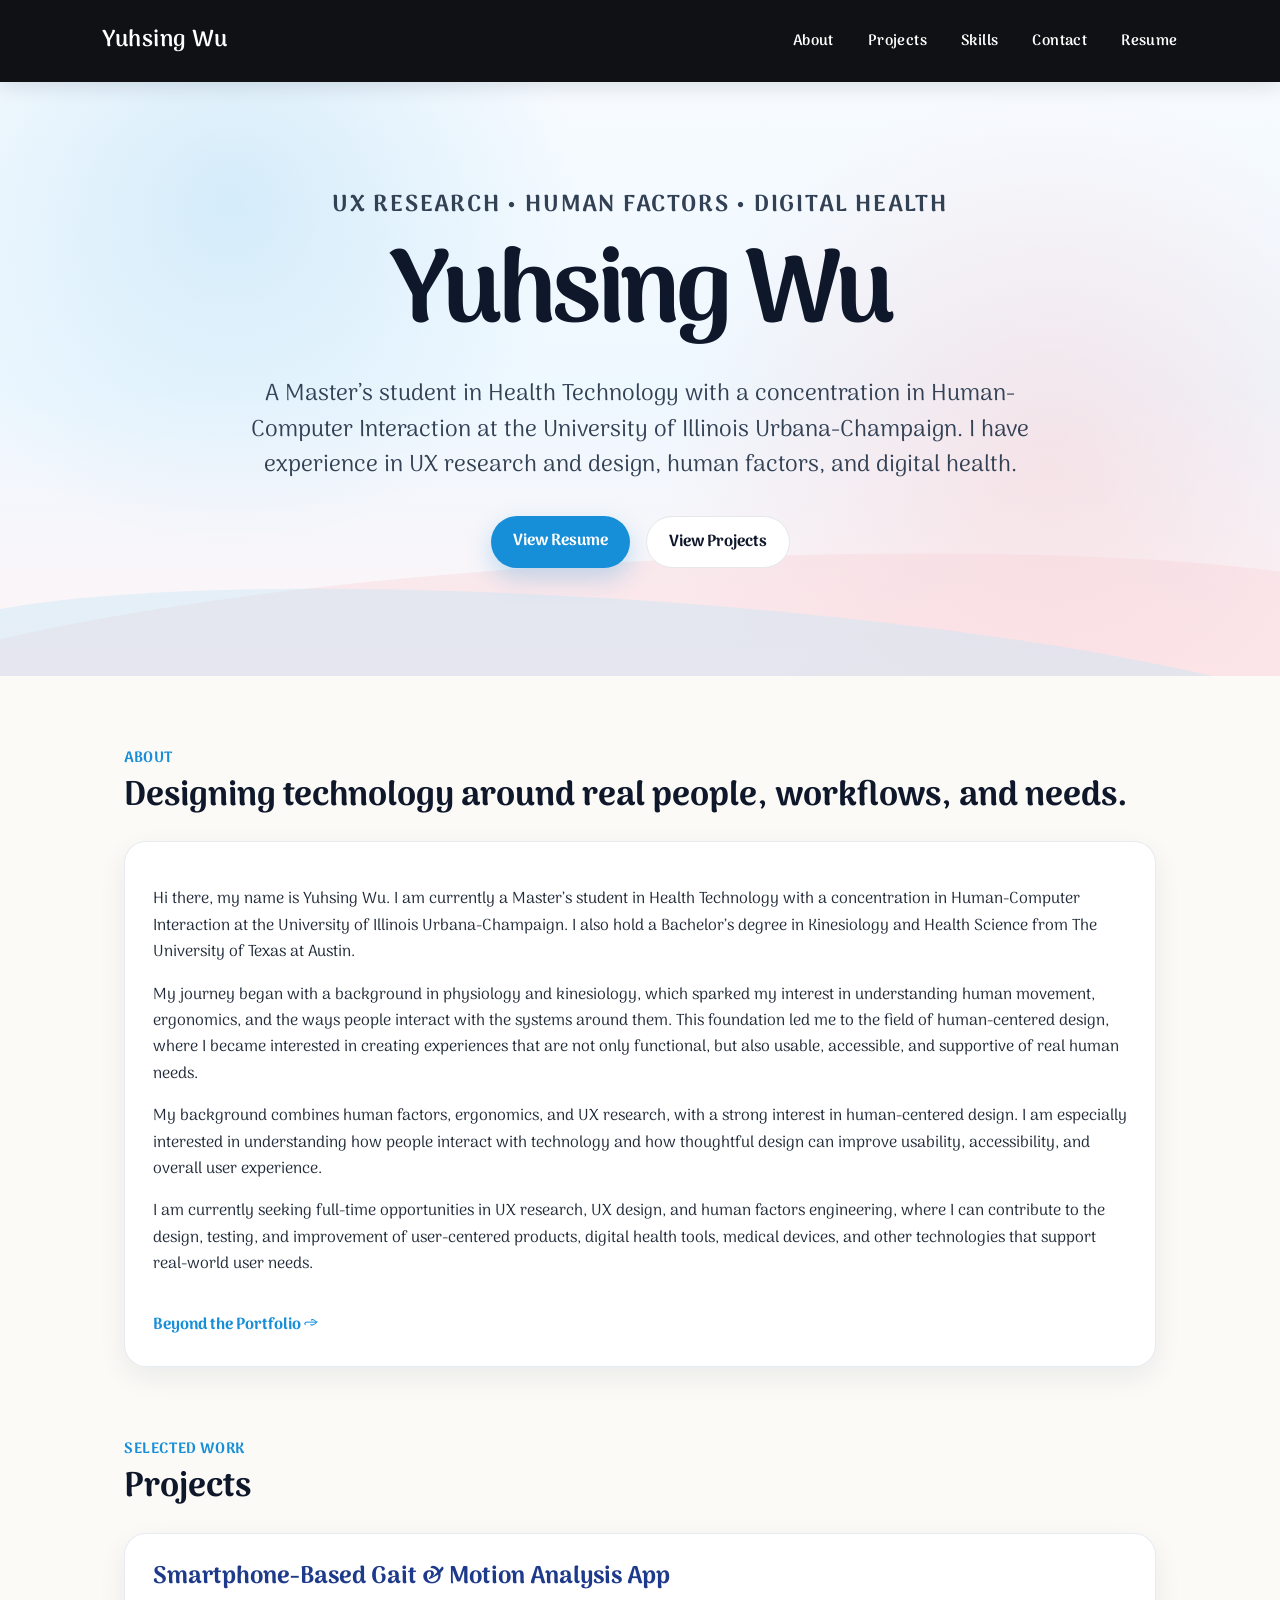
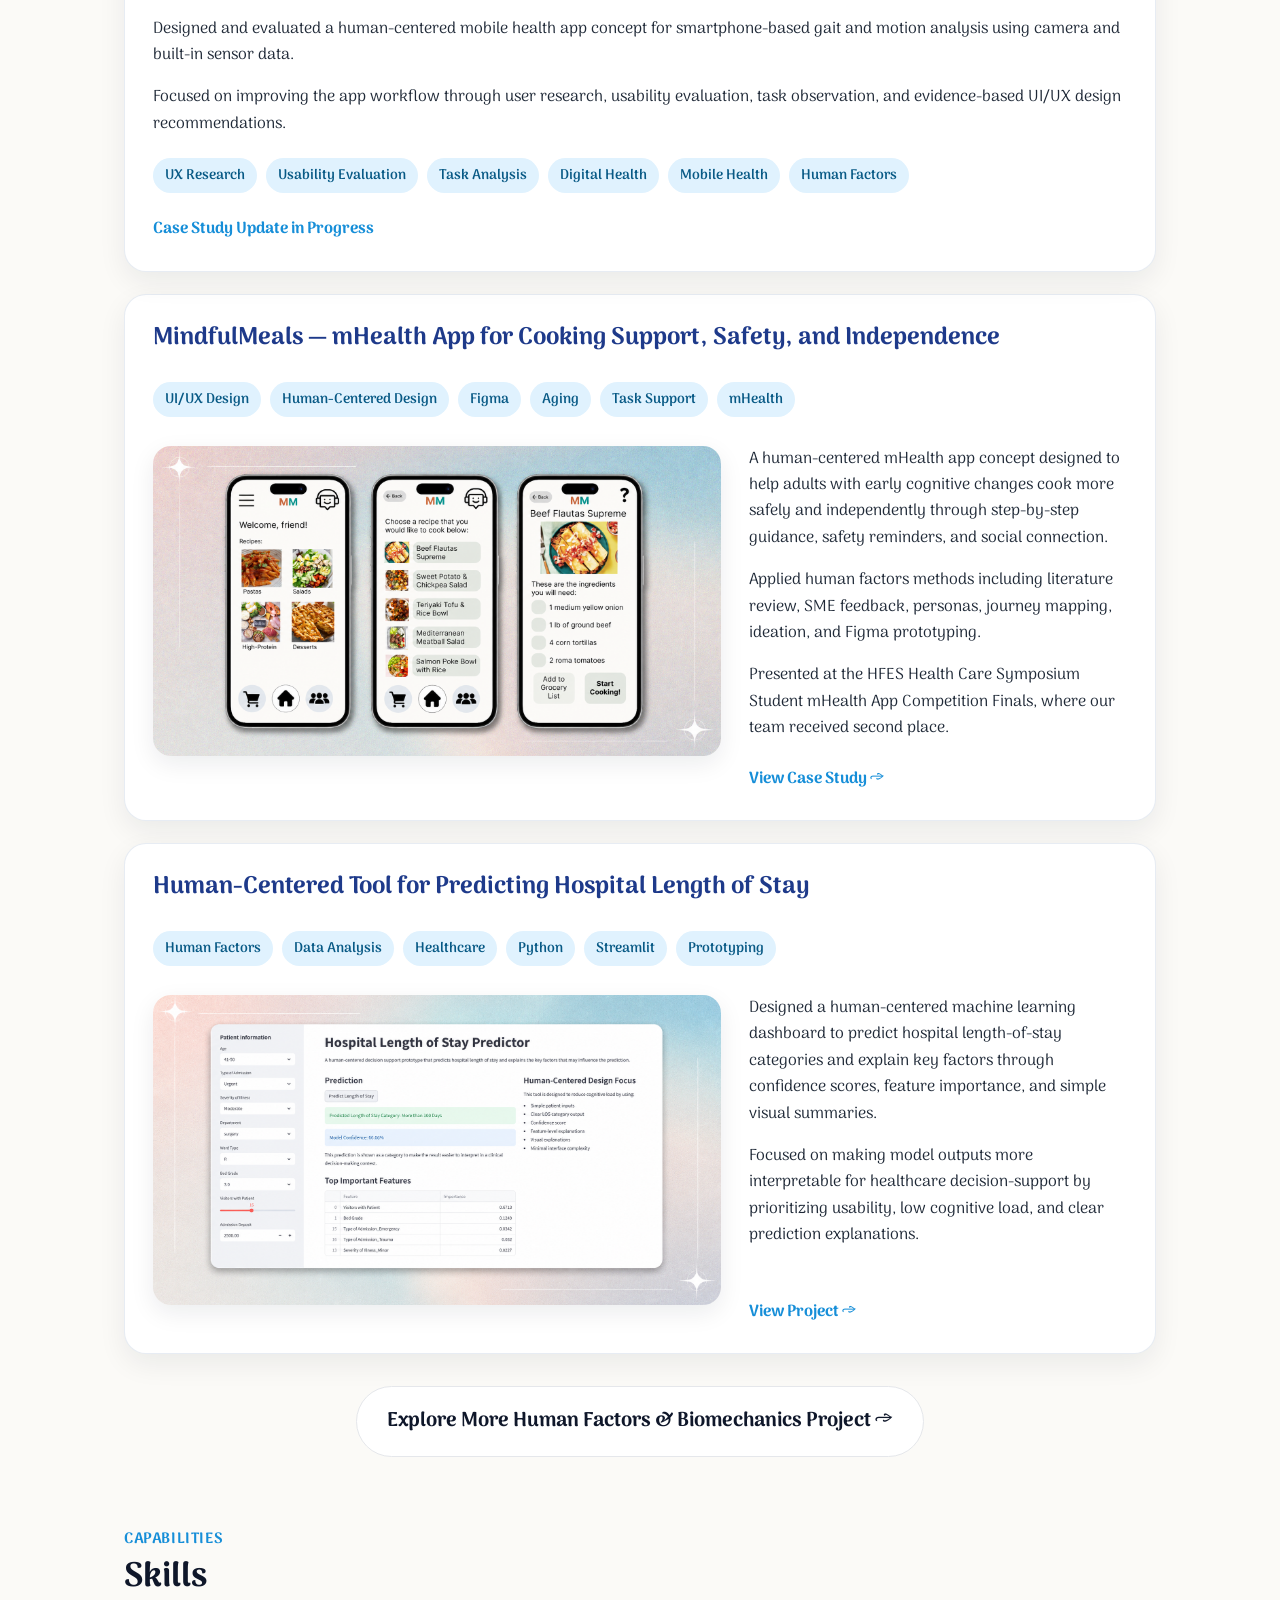
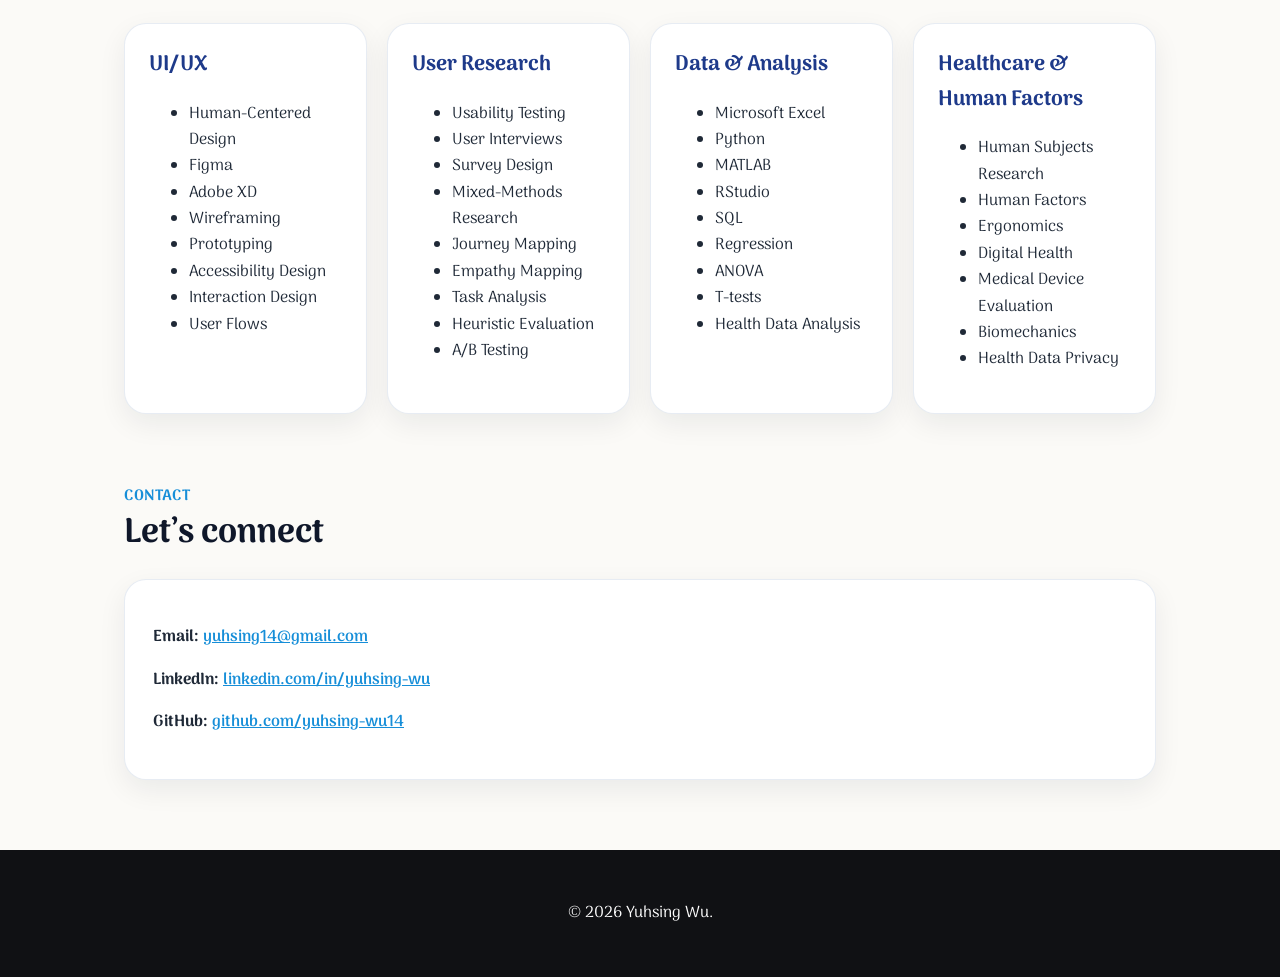
<file: index.html>
<!DOCTYPE html>
<html lang="en">
<head>
  <meta charset="UTF-8" />
  <meta name="viewport" content="width=device-width, initial-scale=1.0" />

  <title>Yuhsing Wu | UX Research & Human Factors Portfolio</title>

  <link rel="preconnect" href="https://fonts.googleapis.com">
  <link rel="preconnect" href="https://fonts.gstatic.com" crossorigin>
  <link href="https://fonts.googleapis.com/css2?family=Arima:wght@300;400;500;600;700&display=swap" rel="stylesheet">

  <meta property="og:title" content="Yu-Hsing Wu Portfolio" />
  <meta property="og:description" content="Human Factors · UX Research · Digital Health" />
  <meta property="og:image" content="https://yuhsing-wu14.github.io/public portfolio thumbnail.png" />
  <meta property="og:url" content="https://yuhsing-wu14.github.io/" />
  <meta property="og:type" content="website" />

  <link rel="stylesheet" href="style.css">
  
</head>

<body>
  <nav class="top-nav">
    <div class="nav-brand">Yuhsing Wu</div>

    <div class="nav-links">
      <a href="#about">About</a>
      <a href="#projects">Projects</a>
      <a href="#skills">Skills</a>
      <a href="#contact">Contact</a>
      <a href="UX_yuhsing.pdf" target="_blank">Resume</a>
    </div>
  </nav>

  <header class="hero home-hero">
    <div class="hero-text home-hero-text">
      <p class="eyebrow">UX Research • Human Factors • Digital Health</p>
  
      <h1>Yuhsing Wu</h1>
  
      <p>
        A Master’s student in Health Technology with a concentration in
        Human-Computer Interaction at the University of Illinois Urbana-Champaign.
        I have experience in UX research and design, human factors, and digital
        health.
      </p>
  
      <div class="hero-buttons">
        <a class="button" href="UX_yuhsing.pdf" target="_blank">View Resume</a>
        <a class="button secondary" href="#projects">View Projects</a>
      </div>
    </div>
  </header>

  <section id="about">
    <p class="section-label">About</p>
    <h2>Designing technology around real people, workflows, and needs.</h2>

    <div class="card">
      <p>
        Hi there, my name is Yuhsing Wu. I am currently a Master’s student in Health
        Technology with a concentration in Human-Computer Interaction at the University
        of Illinois Urbana-Champaign. I also hold a Bachelor’s degree in Kinesiology and 
        Health Science from The University of Texas at Austin.
      </p>

      <p>
        My journey began with a background in physiology and kinesiology, which sparked
        my interest in understanding human movement, ergonomics, and the ways people
        interact with the systems around them. This foundation led me to the field of
        human-centered design, where I became interested in creating experiences that
        are not only functional, but also usable, accessible, and supportive of real
        human needs.
      </p>

      <p>
        My background combines human factors, ergonomics, and UX research, with a strong
        interest in human-centered design. I am especially interested in understanding
        how people interact with technology and how thoughtful design can improve
        usability, accessibility, and overall user experience.
      </p>

      <p>
        I am currently seeking full-time opportunities in UX research, UX design, and
        human factors engineering, where I can contribute to the design, testing, and
        improvement of user-centered products, digital health tools, medical devices,
        and other technologies that support real-world user needs.
      </p>

      <a class="project-link" href="life-outside.html">Beyond the Portfolio →</a>
      
    </div>
  </section>

    <section id="projects">
      <p class="section-label">Selected Work</p>
      <h2>Projects</h2>
  
        <div class="card project-card coming-soon-card">
          <h3>Smartphone-Based Gait & Motion Analysis App</h3>
    
      <p>
        Designed and evaluated a human-centered mobile health app concept for smartphone-based
        gait and motion analysis using camera and built-in sensor data.
      </p>
    
      <p>
        Focused on improving the app workflow through user research, usability evaluation,
        task observation, and evidence-based UI/UX design recommendations.
      </p>
    
    
      <span class="tag">UX Research</span>
      <span class="tag">Usability Evaluation</span>
      <span class="tag">Task Analysis</span>
      <span class="tag">Digital Health</span>
      <span class="tag">Mobile Health</span>
      <span class="tag">Human Factors</span>
    
      <br />
      <span class="project-link coming-soon-link">Case Study Update in Progress</span>
          <div class="coming-soon-overlay">
      <div class="coming-soon-badge">COMING SOON</div>
      </div>
    </div>

      <div class="card project-card">
        <h3>
          <a href="mindfulmeals.html">
            MindfulMeals — mHealth App for Cooking Support, Safety, and Independence
          </a>
        </h3>

        <div class="project-tags">
          <span class="tag">UI/UX Design</span>
          <span class="tag">Human-Centered Design</span>
          <span class="tag">Figma</span>
          <span class="tag">Aging</span>
          <span class="tag">Task Support</span>
          <span class="tag">mHealth</span>
        </div>

        <div class="project-preview-layout">
          <img
            class="project-home-image"
            src="MindfulMeals-homepic-wide-16x9.png"
            alt="Three MindfulMeals mobile app screens showing recipe browsing, recipe selection, and ingredient preparation"
          />
          
          <div class="project-preview-text">
            <p>
              A human-centered mHealth app concept designed to help adults with early cognitive
              changes cook more safely and independently through step-by-step guidance, safety
              reminders, and social connection.
            </p>
    
            <p>
              Applied human factors methods including literature review, SME feedback, personas,
              journey mapping, ideation, and Figma prototyping. 
            </p>
    
            <p>
              Presented at the HFES Health Care Symposium Student mHealth App Competition Finals,
              where our team received second place.
            </p>
    
            
            <a class="project-link" href="mindfulmeals.html">
               View Case Study →
            </a>
          </div>
         </div> 
      </div>

      <div class="card project-card">
        <h3>
          <a href="hospital-los.html">
              Human-Centered Tool for Predicting Hospital Length of Stay
          </a>
        </h3>

        <div class="project-tags">
          <span class="tag">Human Factors</span>
          <span class="tag">Data Analysis</span>
          <span class="tag">Healthcare</span>
          <span class="tag">Python</span>
          <span class="tag">Streamlit</span>
          <span class="tag">Prototyping</span>
        </div>

        <div class="project-preview-layout">
          <img
            class="project-home-image"
            src="LOS-homepic.png"
            alt="Hospital length of stay predictor interface showing patient inputs, prediction output, confidence score, and feature importance table"
          />

            <div class="project-preview-text">
  
            <p>
              Designed a human-centered machine learning dashboard to predict hospital length-of-stay
              categories and explain key factors through confidence scores, feature importance, and
              simple visual summaries.
            </p>
    
            <p>
              Focused on making model outputs more interpretable for healthcare decision-support by
              prioritizing usability, low cognitive load, and clear prediction explanations.
            </p>
          
            <br />
            <a class="project-link" href="hospital-los.html">
              View Project →
            </a>
          </div>
        </div>
      </div>

     <div class="more-projects-button-wrap">
        <a class="button secondary hf-button" href="human-factors-work.html">
          Explore More Human Factors & Biomechanics Project →
        </a>
    </div>
  </section>

  <section id="skills">
  <p class="section-label">Capabilities</p>
  <h2>Skills</h2>

  <div class="skills-grid">
    <div class="skill-box">
      <h3>UI/UX</h3>
      <ul>
        <li>Human-Centered Design</li>
        <li>Figma</li>
        <li>Adobe XD</li>
        <li>Wireframing</li>
        <li>Prototyping</li>
        <li>Accessibility Design</li>
        <li>Interaction Design</li>
        <li>User Flows</li>
      </ul>
    </div>

    <div class="skill-box">
      <h3>User Research</h3>
      <ul>
        <li>Usability Testing</li>
        <li>User Interviews</li>
        <li>Survey Design</li>
        <li>Mixed-Methods Research</li>
        <li>Journey Mapping</li>
        <li>Empathy Mapping</li>
        <li>Task Analysis</li>
        <li>Heuristic Evaluation</li>
        <li>A/B Testing</li>
      </ul>
    </div>

    <div class="skill-box">
      <h3>Data & Analysis</h3>
      <ul>
        <li>Microsoft Excel</li>
        <li>Python</li>
        <li>MATLAB</li>
        <li>RStudio</li>
        <li>SQL</li>
        <li>Regression</li>
        <li>ANOVA</li>
        <li>T-tests</li>
        <li>Health Data Analysis</li>
      </ul>
    </div>

    <div class="skill-box">
      <h3>Healthcare & Human Factors</h3>
      <ul>
        <li>Human Subjects Research</li>
        <li>Human Factors</li>
        <li>Ergonomics</li>
        <li>Digital Health</li>
        <li>Medical Device Evaluation</li>
        <li>Biomechanics</li>
        <li>Health Data Privacy</li>
      </ul>
    </div>
  </div>
</section>
  <section id="contact">
    <p class="section-label">Contact</p>
    <h2>Let’s connect</h2>

    <div class="card contact-card">
      <p>
        <strong>Email:</strong>
        <a href="mailto:yuhsing14@gmail.com">yuhsing14@gmail.com</a>
      </p>

      <p>
        <strong>LinkedIn:</strong>
        <a href="https://www.linkedin.com/in/yuhsing-wu/" target="_blank">linkedin.com/in/yuhsing-wu</a>
      </p>

      <p>
        <strong>GitHub:</strong>
        <a href="https://github.com/yuhsing-wu14" target="_blank">github.com/yuhsing-wu14</a>
      </p>
    </div>
  </section>

  <footer>
    <p>© 2026 Yuhsing Wu.</p>
  </footer>
</body>
</html>
</file>
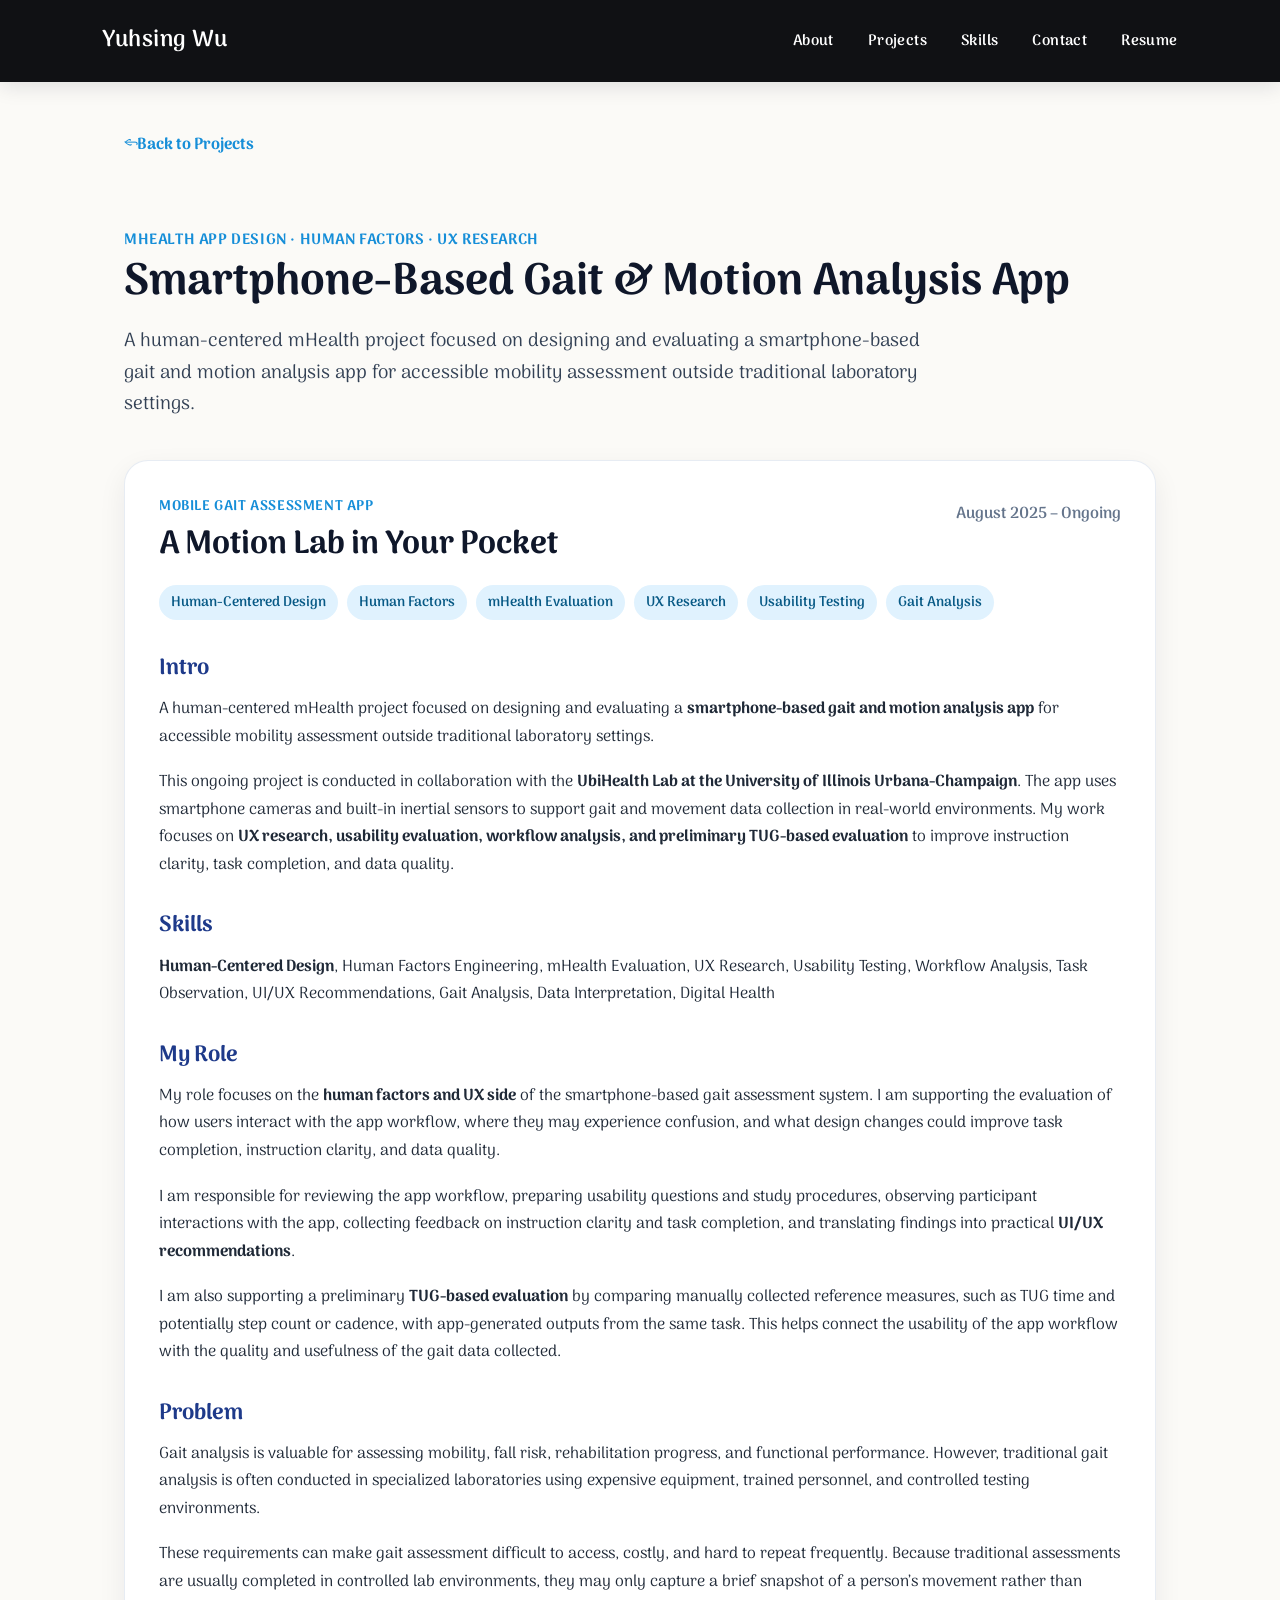
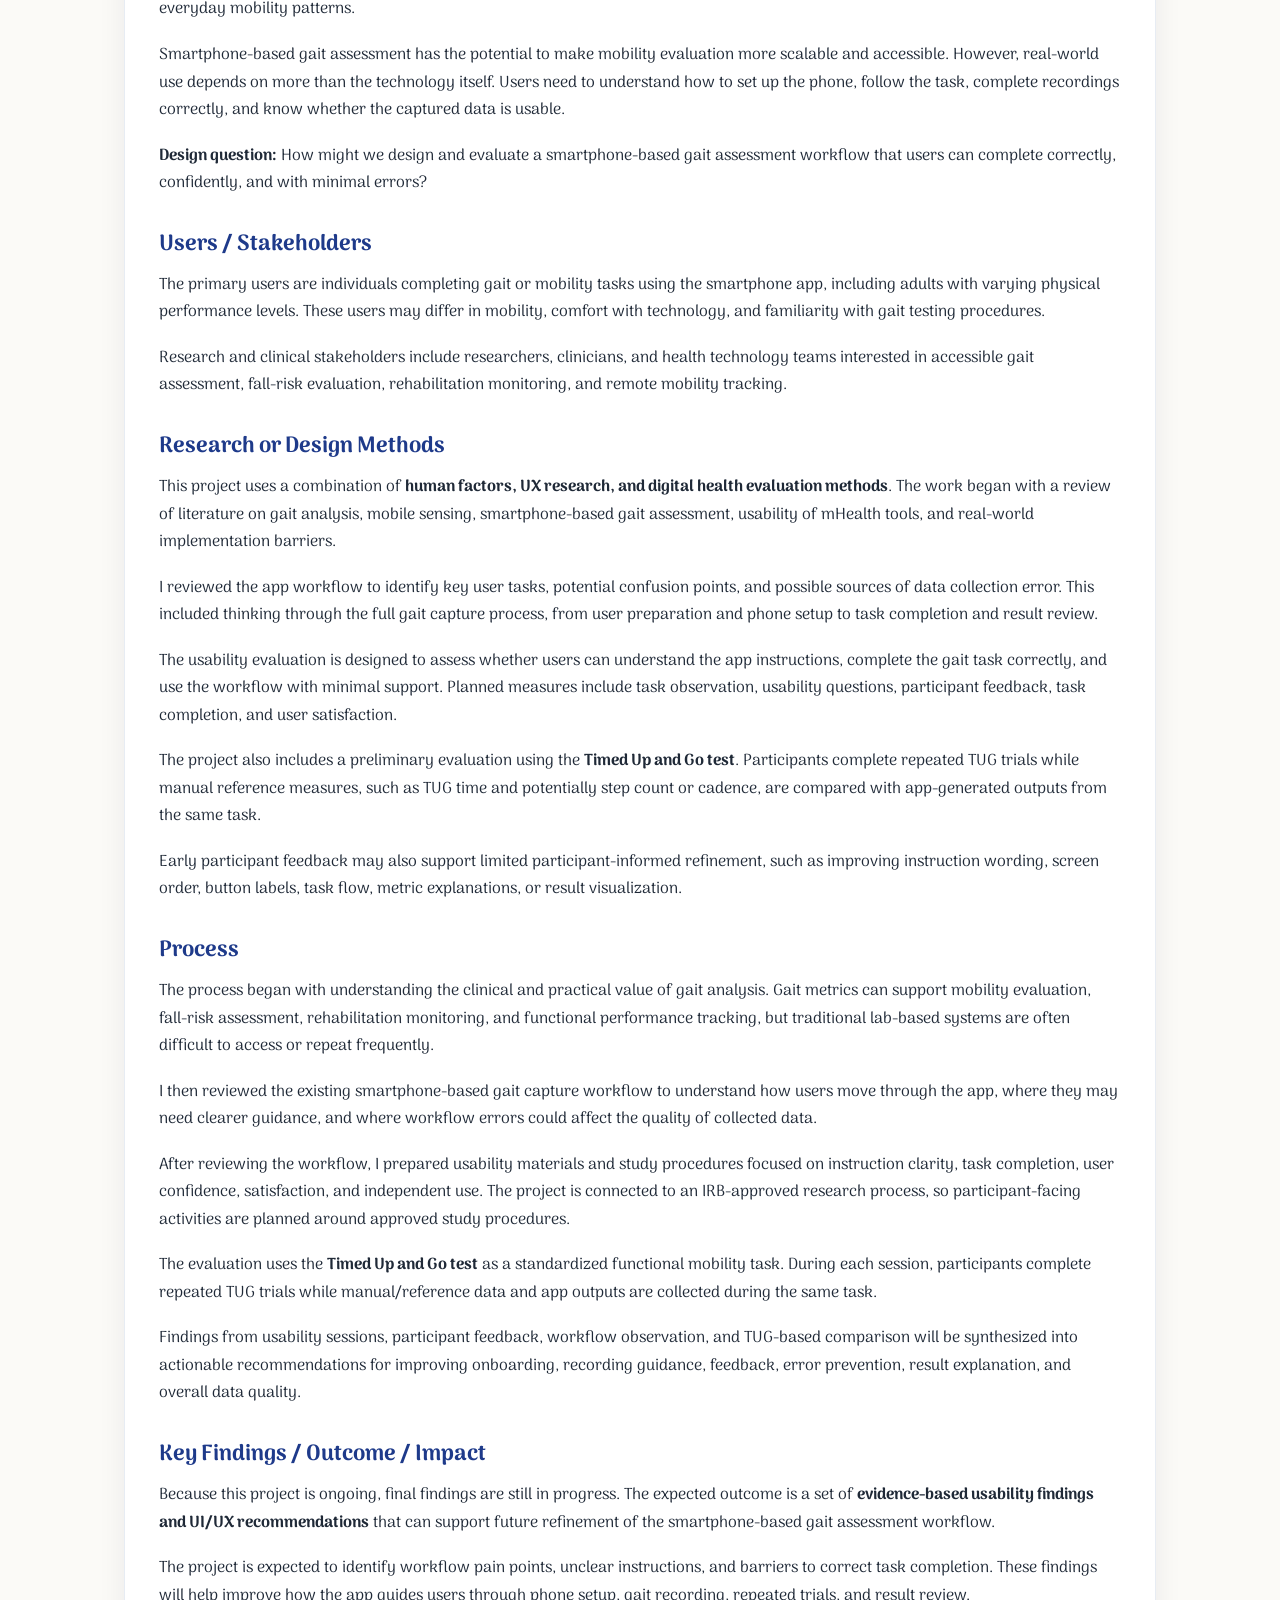
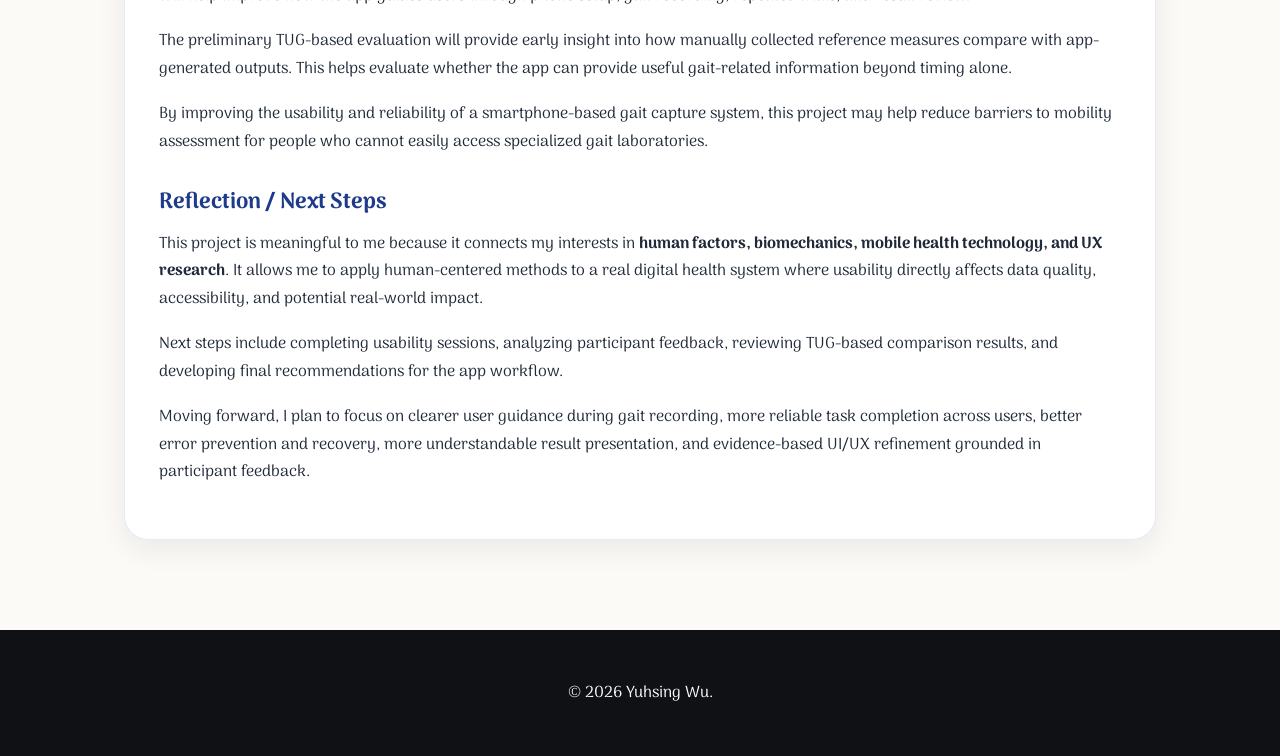
<file: gait-motion.html>
<!DOCTYPE html>
<html lang="en">
<head>
  <meta charset="UTF-8" />
  <meta name="viewport" content="width=device-width, initial-scale=1.0" />

  <title>Smartphone-Based Gait & Motion Analysis App | Yuhsing Wu</title>

  <link rel="preconnect" href="https://fonts.googleapis.com">
  <link rel="preconnect" href="https://fonts.gstatic.com" crossorigin>
  <link href="https://fonts.googleapis.com/css2?family=Arima:wght@300;400;500;600;700&display=swap" rel="stylesheet">

  <link rel="stylesheet" href="style.css">
</head>

<body>
  <nav class="top-nav">
    <div class="nav-brand">Yuhsing Wu</div>

    <div class="nav-links">
      <a href="index.html#about">About</a>
      <a href="index.html#projects">Projects</a>
      <a href="index.html#skills">Skills</a>
      <a href="index.html#contact">Contact</a>
      <a href="resume.pdf" target="_blank">Resume</a>
    </div>
  </nav>

  <div class="back-link-wrap">
    <a class="text-link" href="index.html#projects">← Back to Projects</a>
  </div>

  <header class="page-hero">
    <p class="section-label">mHealth App Design · Human Factors · UX Research</p>

    <h1>Smartphone-Based Gait & Motion Analysis App</h1>

    <p class="hero-description">
      A human-centered mHealth project focused on designing and evaluating a smartphone-based
      gait and motion analysis app for accessible mobility assessment outside traditional
      laboratory settings.
    </p>
  </header>

  <main class="hf-projects-section">
    <article class="hf-project-card">
      <div class="project-header">
        <div>
          <p class="project-label">Mobile Gait Assessment App</p>
          <h2>A Motion Lab in Your Pocket</h2>
        </div>

        <p class="project-timeline">August 2025 – Ongoing</p>
      </div>

      <div class="project-meta">
        <span>Human-Centered Design</span>
        <span>Human Factors</span>
        <span>mHealth Evaluation</span>
        <span>UX Research</span>
        <span>Usability Testing</span>
        <span>Gait Analysis</span>
      </div>

      <div class="project-content">
        <h3>Intro</h3>

        <p>
          A human-centered mHealth project focused on designing and evaluating a
          <strong>smartphone-based gait and motion analysis app</strong> for accessible mobility
          assessment outside traditional laboratory settings.
        </p>

        <p>
          This ongoing project is conducted in collaboration with the
          <strong>UbiHealth Lab at the University of Illinois Urbana-Champaign</strong>. The app
          uses smartphone cameras and built-in inertial sensors to support gait and movement data
          collection in real-world environments. My work focuses on
          <strong>UX research, usability evaluation, workflow analysis, and preliminary
          TUG-based evaluation</strong> to improve instruction clarity, task completion, and data
          quality.
        </p>

        <h3>Skills</h3>

        <p>
          <strong>Human-Centered Design</strong>, Human Factors Engineering, mHealth Evaluation,
          UX Research, Usability Testing, Workflow Analysis, Task Observation, UI/UX
          Recommendations, Gait Analysis, Data Interpretation, Digital Health
        </p>

        <h3>My Role</h3>

        <p>
          My role focuses on the <strong>human factors and UX side</strong> of the
          smartphone-based gait assessment system. I am supporting the evaluation of how users
          interact with the app workflow, where they may experience confusion, and what design
          changes could improve task completion, instruction clarity, and data quality.
        </p>

        <p>
          I am responsible for reviewing the app workflow, preparing usability questions and study
          procedures, observing participant interactions with the app, collecting feedback on
          instruction clarity and task completion, and translating findings into practical
          <strong>UI/UX recommendations</strong>.
        </p>

        <p>
          I am also supporting a preliminary <strong>TUG-based evaluation</strong> by comparing
          manually collected reference measures, such as TUG time and potentially step count or
          cadence, with app-generated outputs from the same task. This helps connect the usability
          of the app workflow with the quality and usefulness of the gait data collected.
        </p>

        <h3>Problem</h3>

        <p>
          Gait analysis is valuable for assessing mobility, fall risk, rehabilitation progress, and
          functional performance. However, traditional gait analysis is often conducted in
          specialized laboratories using expensive equipment, trained personnel, and controlled
          testing environments.
        </p>

        <p>
          These requirements can make gait assessment difficult to access, costly, and hard to
          repeat frequently. Because traditional assessments are usually completed in controlled
          lab environments, they may only capture a brief snapshot of a person’s movement rather
          than everyday mobility patterns.
        </p>

        <p>
          Smartphone-based gait assessment has the potential to make mobility evaluation more
          scalable and accessible. However, real-world use depends on more than the technology
          itself. Users need to understand how to set up the phone, follow the task, complete
          recordings correctly, and know whether the captured data is usable.
        </p>

        <p>
          <strong>Design question:</strong> How might we design and evaluate a smartphone-based
          gait assessment workflow that users can complete correctly, confidently, and with
          minimal errors?
        </p>

        <h3>Users / Stakeholders</h3>

        <p>
          The primary users are individuals completing gait or mobility tasks using the smartphone
          app, including adults with varying physical performance levels. These users may differ in
          mobility, comfort with technology, and familiarity with gait testing procedures.
        </p>

        <p>
          Research and clinical stakeholders include researchers, clinicians, and health technology
          teams interested in accessible gait assessment, fall-risk evaluation, rehabilitation
          monitoring, and remote mobility tracking.
        </p>

        <h3>Research or Design Methods</h3>

        <p>
          This project uses a combination of <strong>human factors, UX research, and digital health
          evaluation methods</strong>. The work began with a review of literature on
          gait analysis, mobile sensing, smartphone-based gait assessment, usability of mHealth
          tools, and real-world implementation barriers.
        </p>

        <p>
          I reviewed the app workflow to identify key user tasks, potential confusion points, and
          possible sources of data collection error. This included thinking through the full gait
          capture process, from user preparation and phone setup to task completion and result
          review.
        </p>

        <p>
          The usability evaluation is designed to assess whether users can understand the app
          instructions, complete the gait task correctly, and use the workflow with minimal
          support. Planned measures include task observation, usability questions, participant
          feedback, task completion, and user satisfaction.
        </p>

        <p>
          The project also includes a preliminary evaluation using the
          <strong>Timed Up and Go test</strong>. Participants complete repeated TUG trials while
          manual reference measures, such as TUG time and potentially step count or cadence, are
          compared with app-generated outputs from the same task.
        </p>

        <p>
          Early participant feedback may also support limited participant-informed refinement,
          such as improving instruction wording, screen order, button labels, task flow, metric
          explanations, or result visualization.
        </p>

        <h3>Process</h3>

        <p>
          The process began with understanding the clinical and practical value of gait analysis.
          Gait metrics can support mobility evaluation, fall-risk assessment, rehabilitation
          monitoring, and functional performance tracking, but traditional lab-based systems are
          often difficult to access or repeat frequently.
        </p>

        <p>
          I then reviewed the existing smartphone-based gait capture workflow to understand how
          users move through the app, where they may need clearer guidance, and where workflow
          errors could affect the quality of collected data.
        </p>

        <p>
          After reviewing the workflow, I prepared usability materials and study procedures focused
          on instruction clarity, task completion, user confidence, satisfaction, and independent
          use. The project is connected to an IRB-approved research process, so participant-facing
          activities are planned around approved study procedures.
        </p>

        <p>
          The evaluation uses the <strong>Timed Up and Go test</strong> as a standardized
          functional mobility task. During each session, participants complete repeated TUG trials
          while manual/reference data and app outputs are collected during the same task.
        </p>

        <p>
          Findings from usability sessions, participant feedback, workflow observation, and
          TUG-based comparison will be synthesized into actionable recommendations for improving
          onboarding, recording guidance, feedback, error prevention, result explanation, and
          overall data quality.
        </p>

        <h3>Key Findings / Outcome / Impact</h3>

        <p>
          Because this project is ongoing, final findings are still in progress. The expected
          outcome is a set of <strong>evidence-based usability findings and UI/UX
          recommendations</strong> that can support future refinement of the smartphone-based
          gait assessment workflow.
        </p>

        <p>
          The project is expected to identify workflow pain points, unclear instructions, and
          barriers to correct task completion. These findings will help improve how the app guides
          users through phone setup, gait recording, repeated trials, and result review.
        </p>

        <p>
          The preliminary TUG-based evaluation will provide early insight into how manually
          collected reference measures compare with app-generated outputs. This helps evaluate
          whether the app can provide useful gait-related information beyond timing alone.
        </p>

        <p>
          By improving the usability and reliability of a smartphone-based gait capture system,
          this project may help reduce barriers to mobility assessment for people who cannot
          easily access specialized gait laboratories.
        </p>

        <h3>Reflection / Next Steps</h3>

        <p>
          This project is meaningful to me because it connects my interests in
          <strong>human factors, biomechanics, mobile health technology, and UX research</strong>.
          It allows me to apply human-centered methods to a real digital health system where
          usability directly affects data quality, accessibility, and potential real-world impact.
        </p>

        <p>
          Next steps include completing usability sessions, analyzing participant feedback,
          reviewing TUG-based comparison results, and developing final recommendations for the
          app workflow.
        </p>

        <p>
          Moving forward, I plan to focus on clearer user guidance during gait recording, more
          reliable task completion across users, better error prevention and recovery, more
          understandable result presentation, and evidence-based UI/UX refinement grounded in
          participant feedback.
        </p>
      </div>
    </article>
  </main>

  <footer>
    <p>© 2026 Yuhsing Wu.</p>
  </footer>
</body>
</html>
</file>
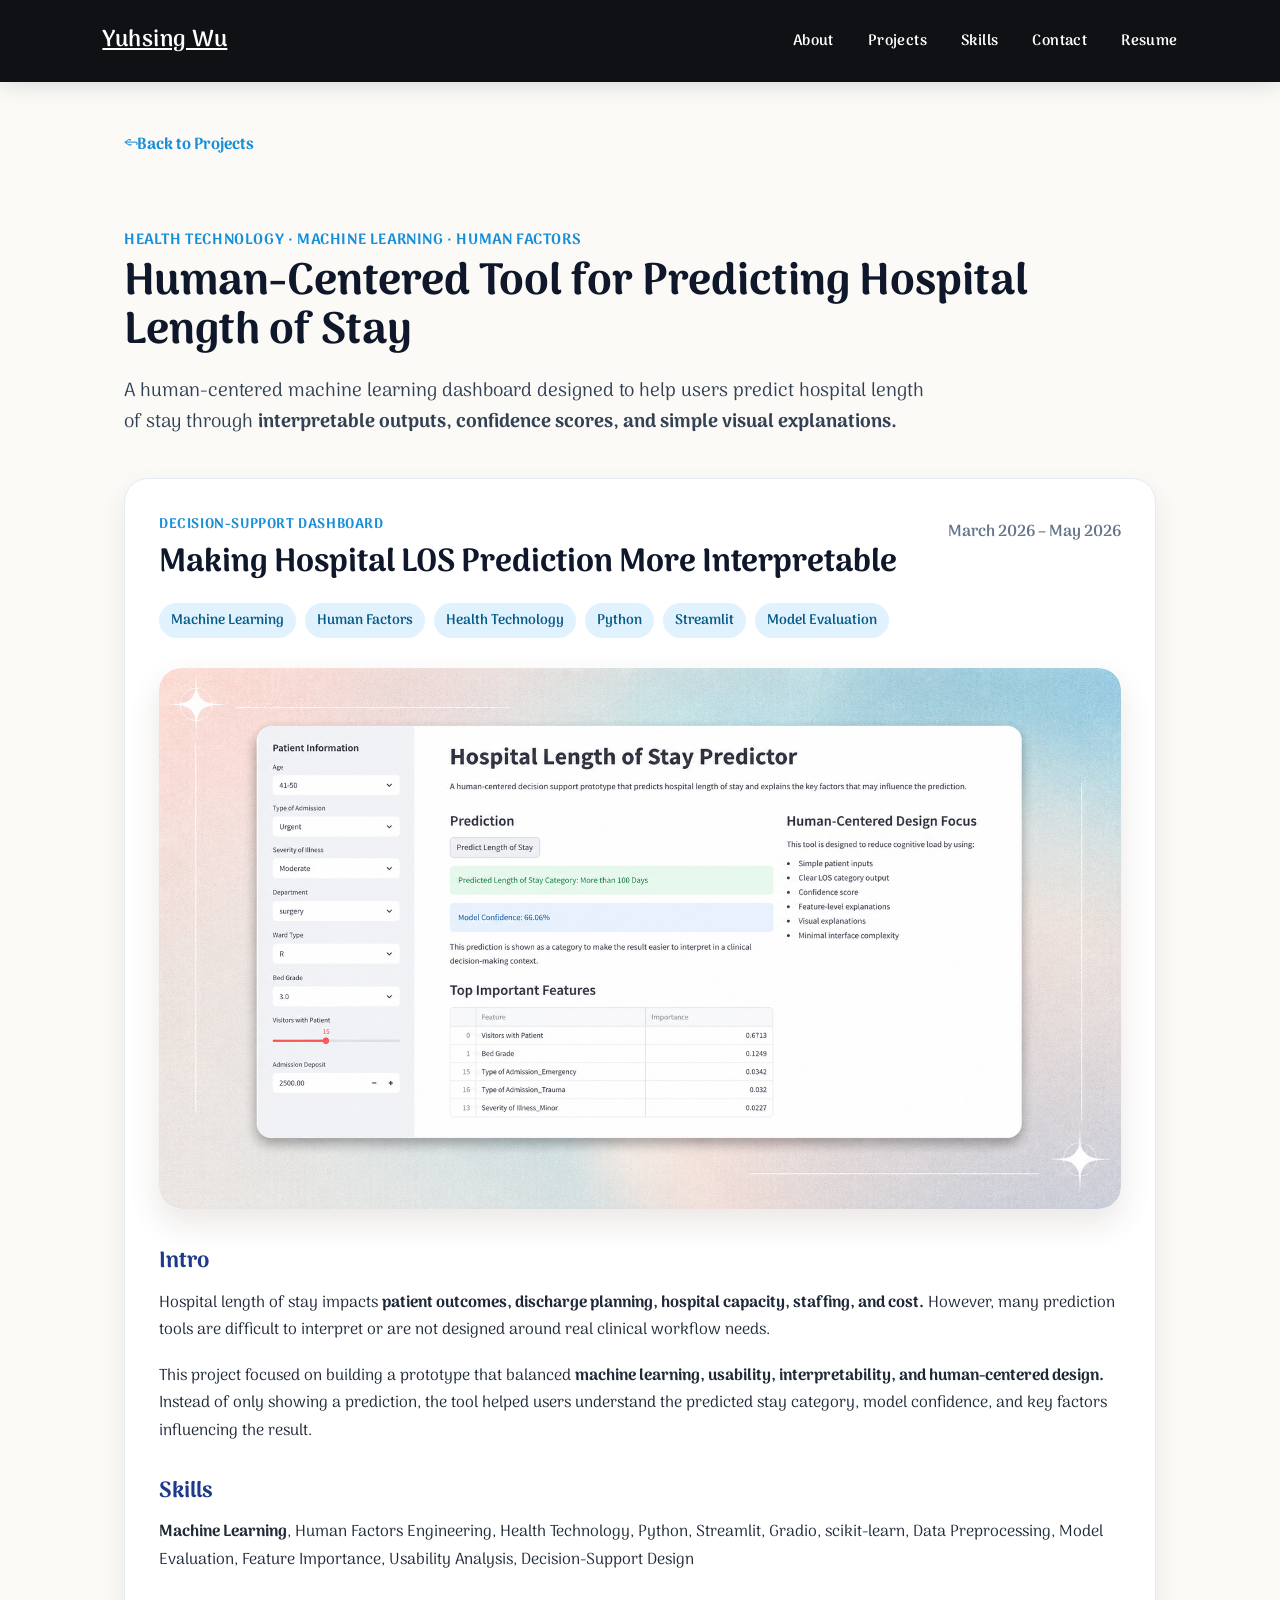
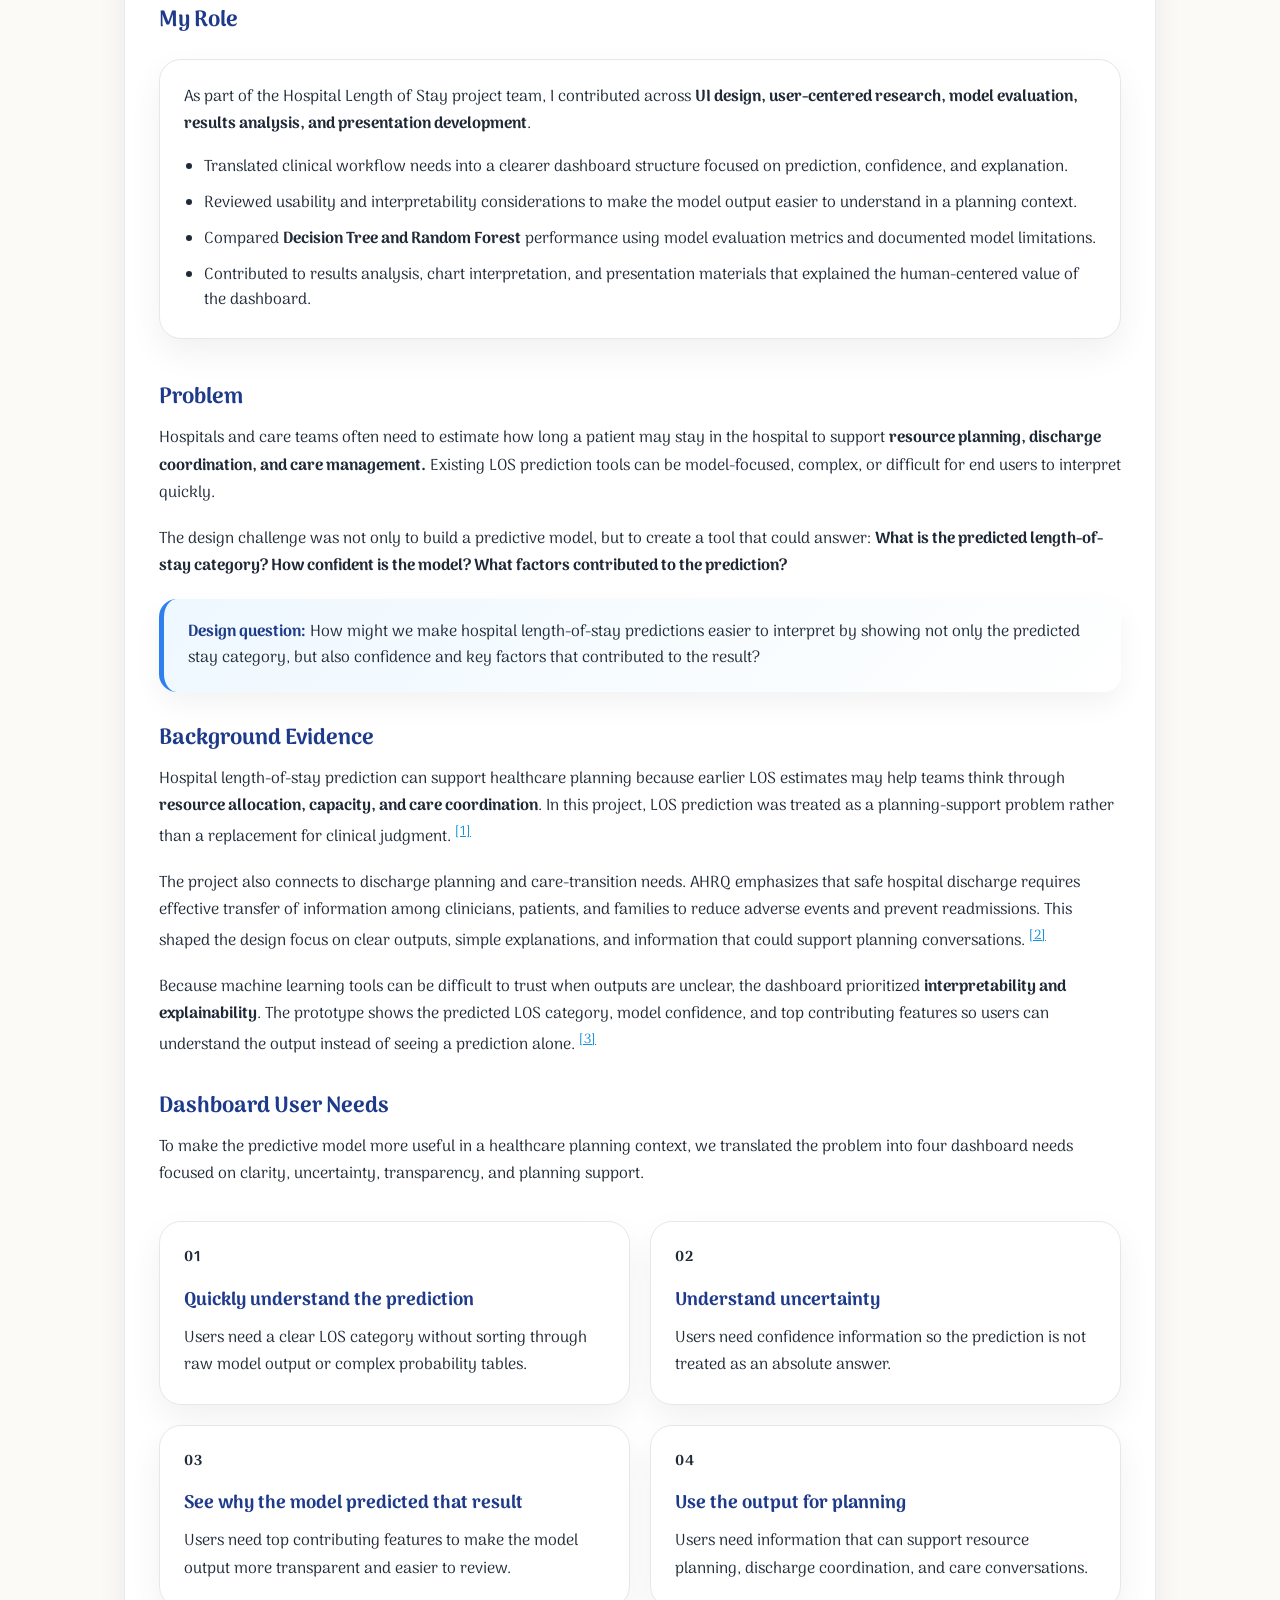
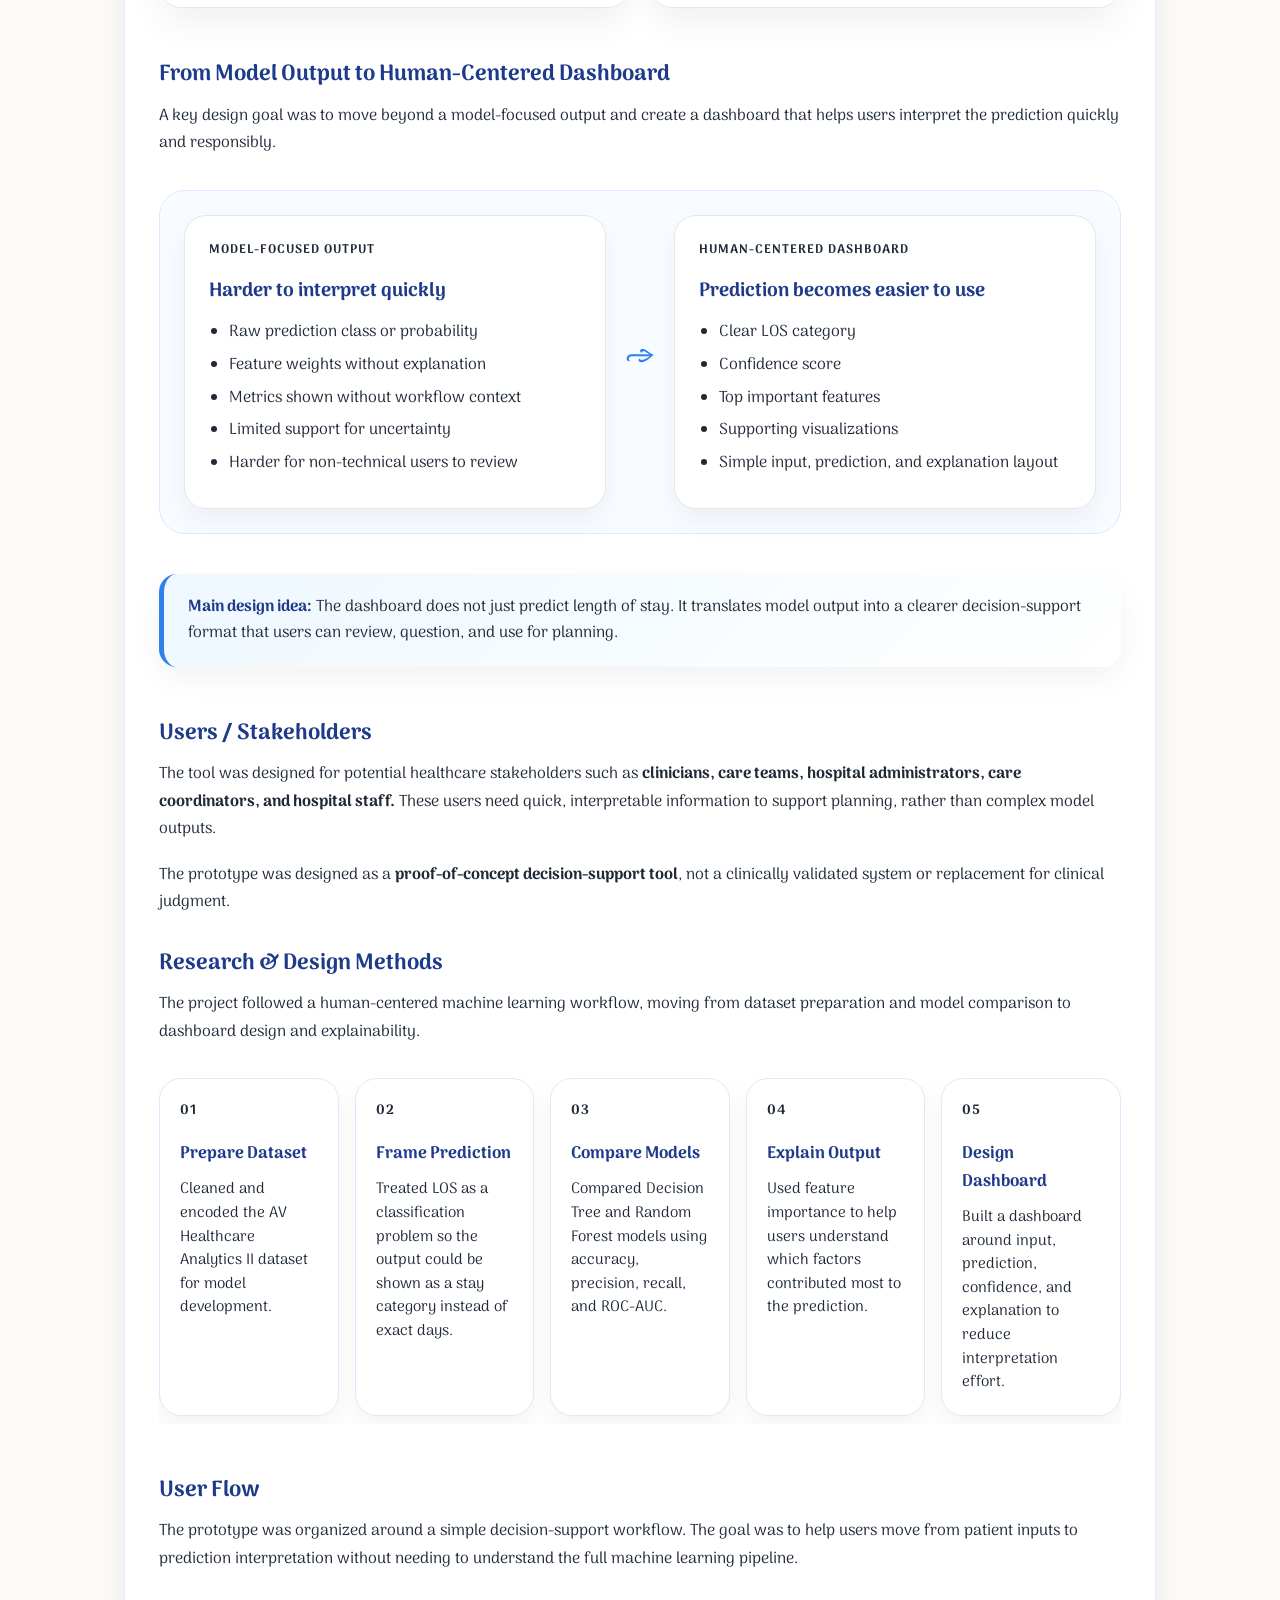
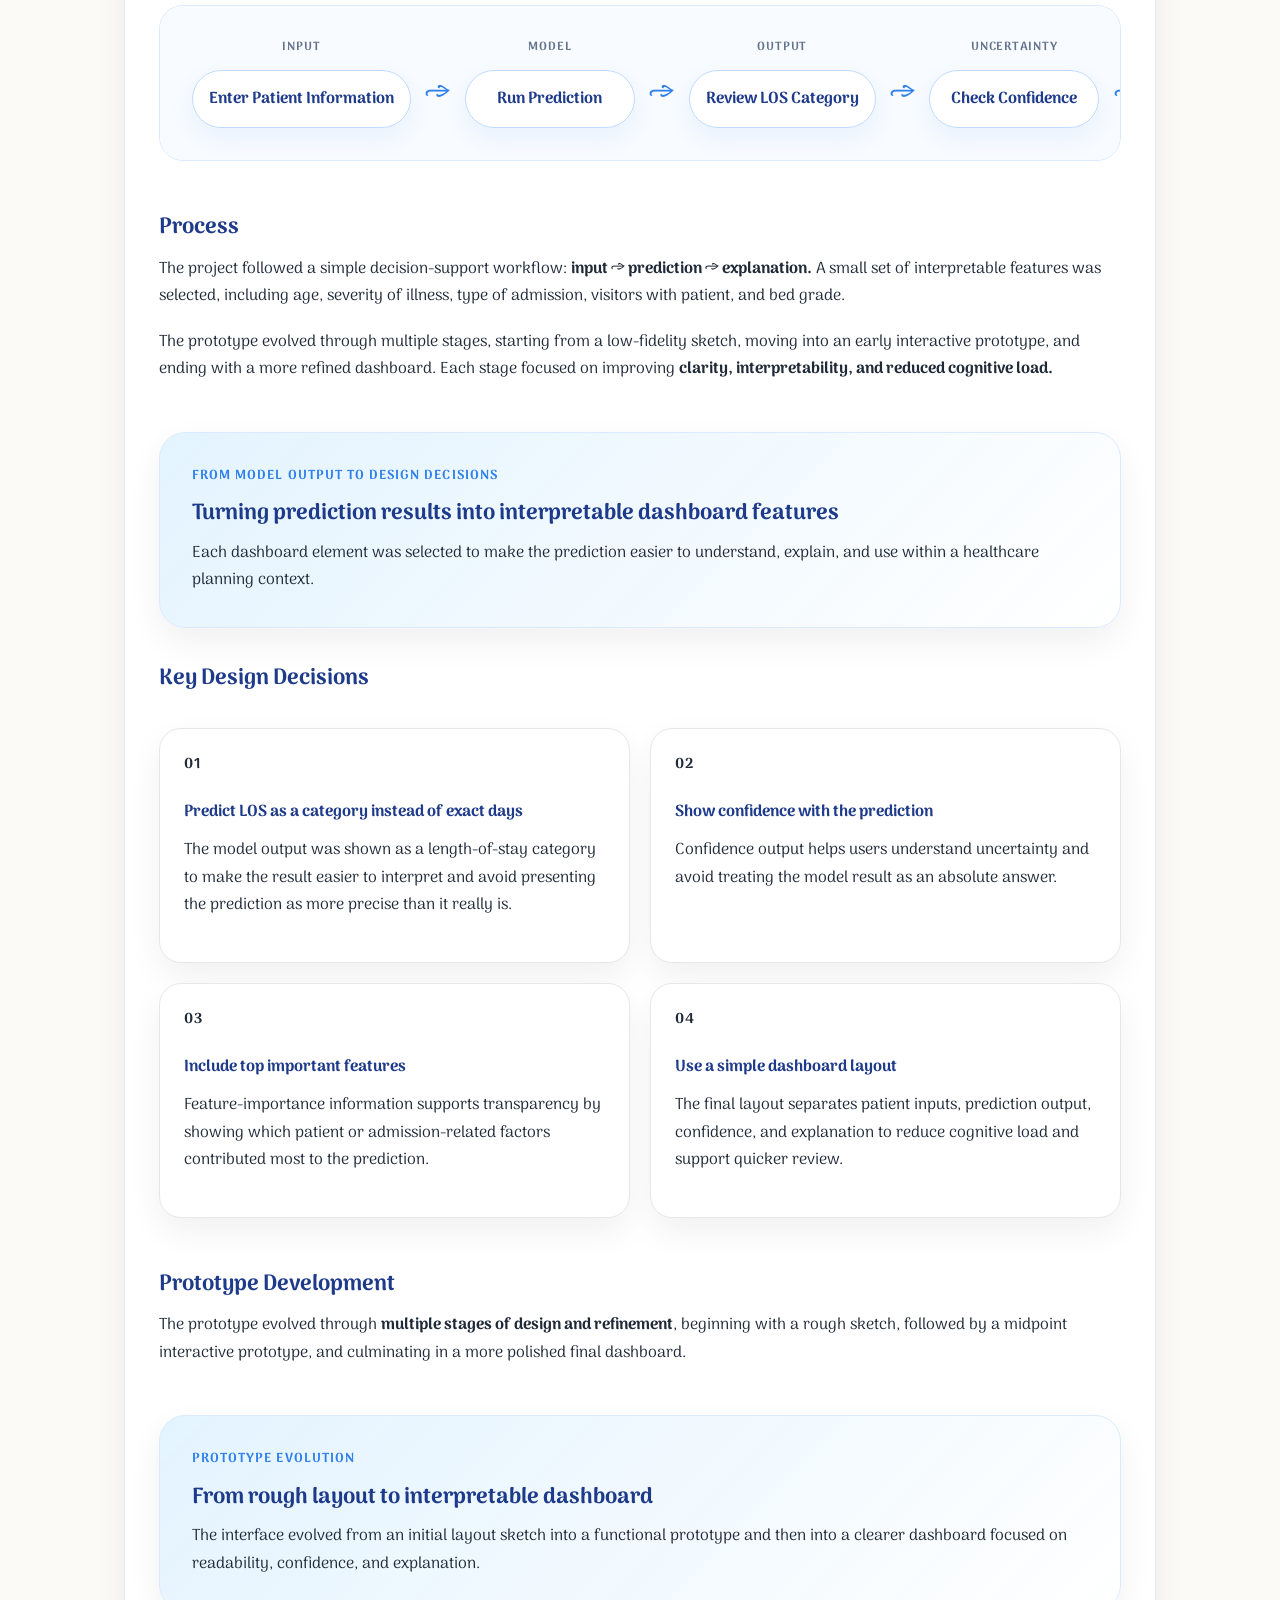
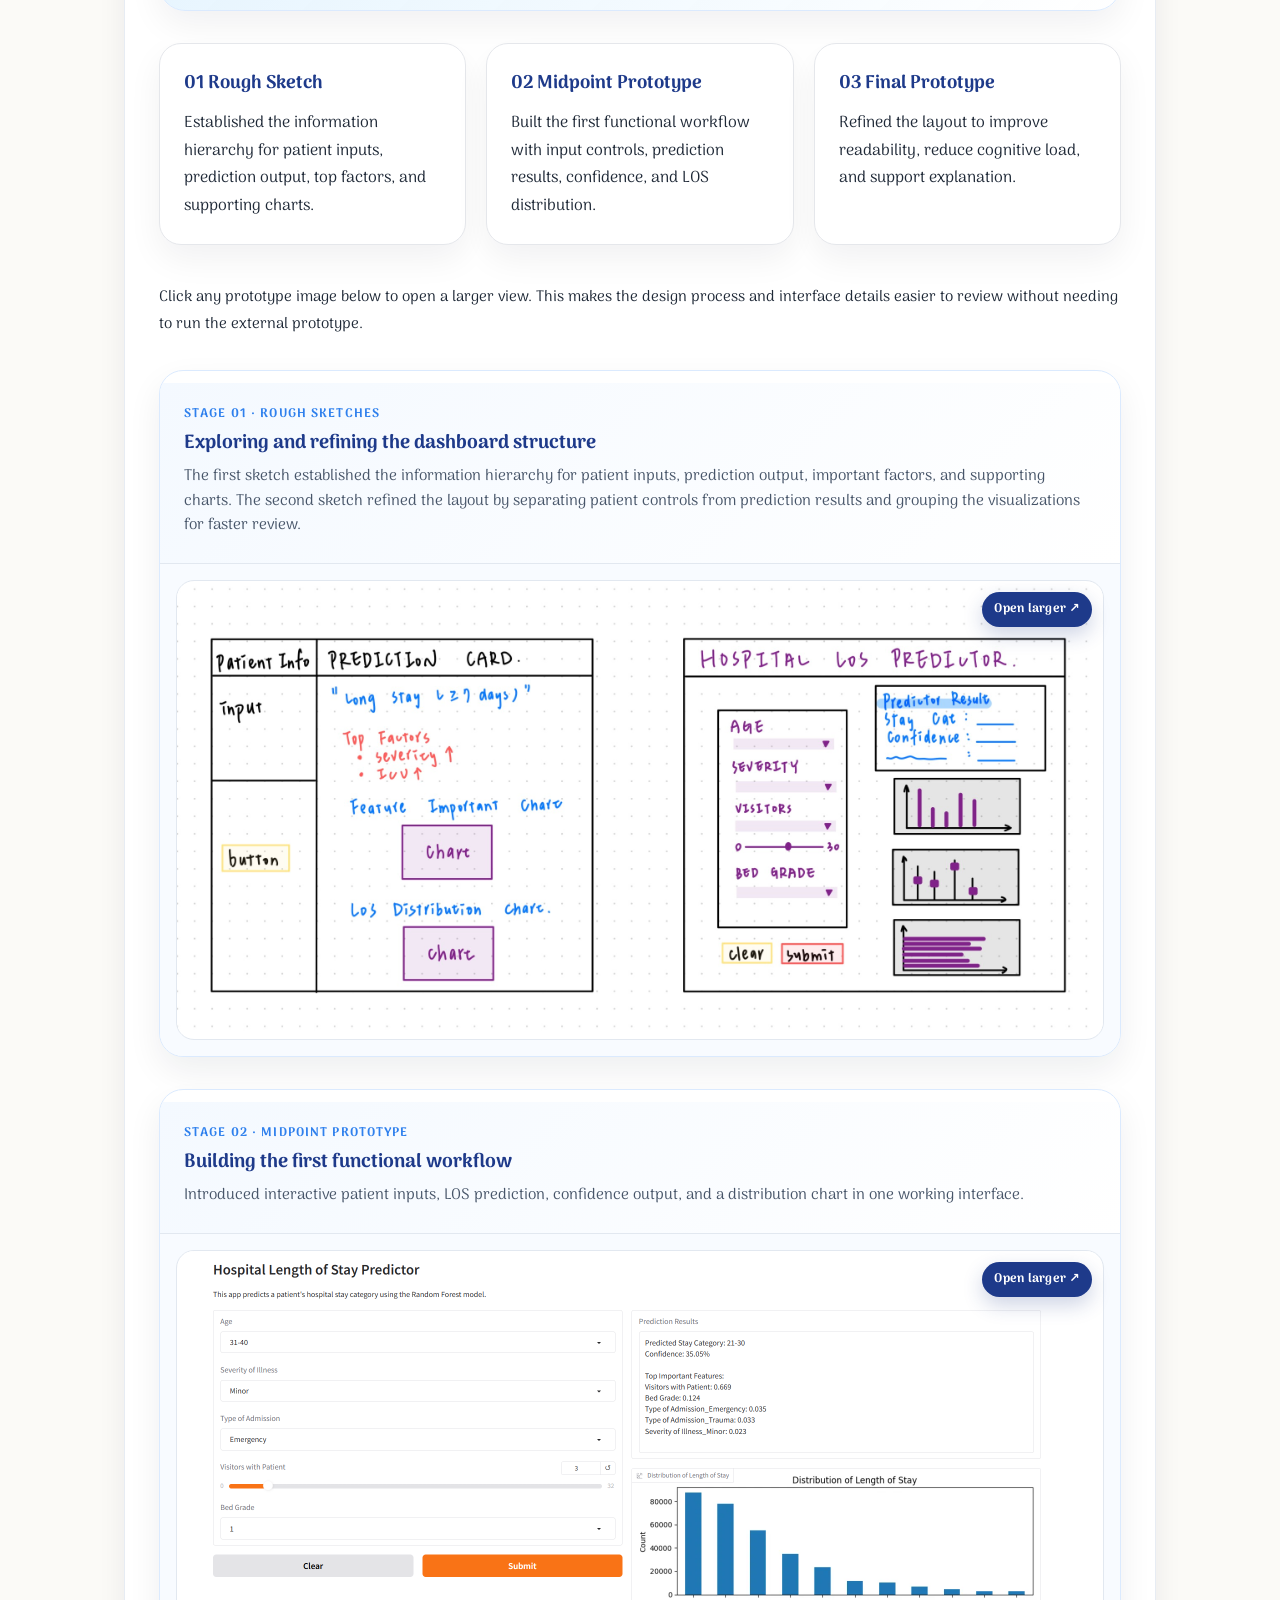
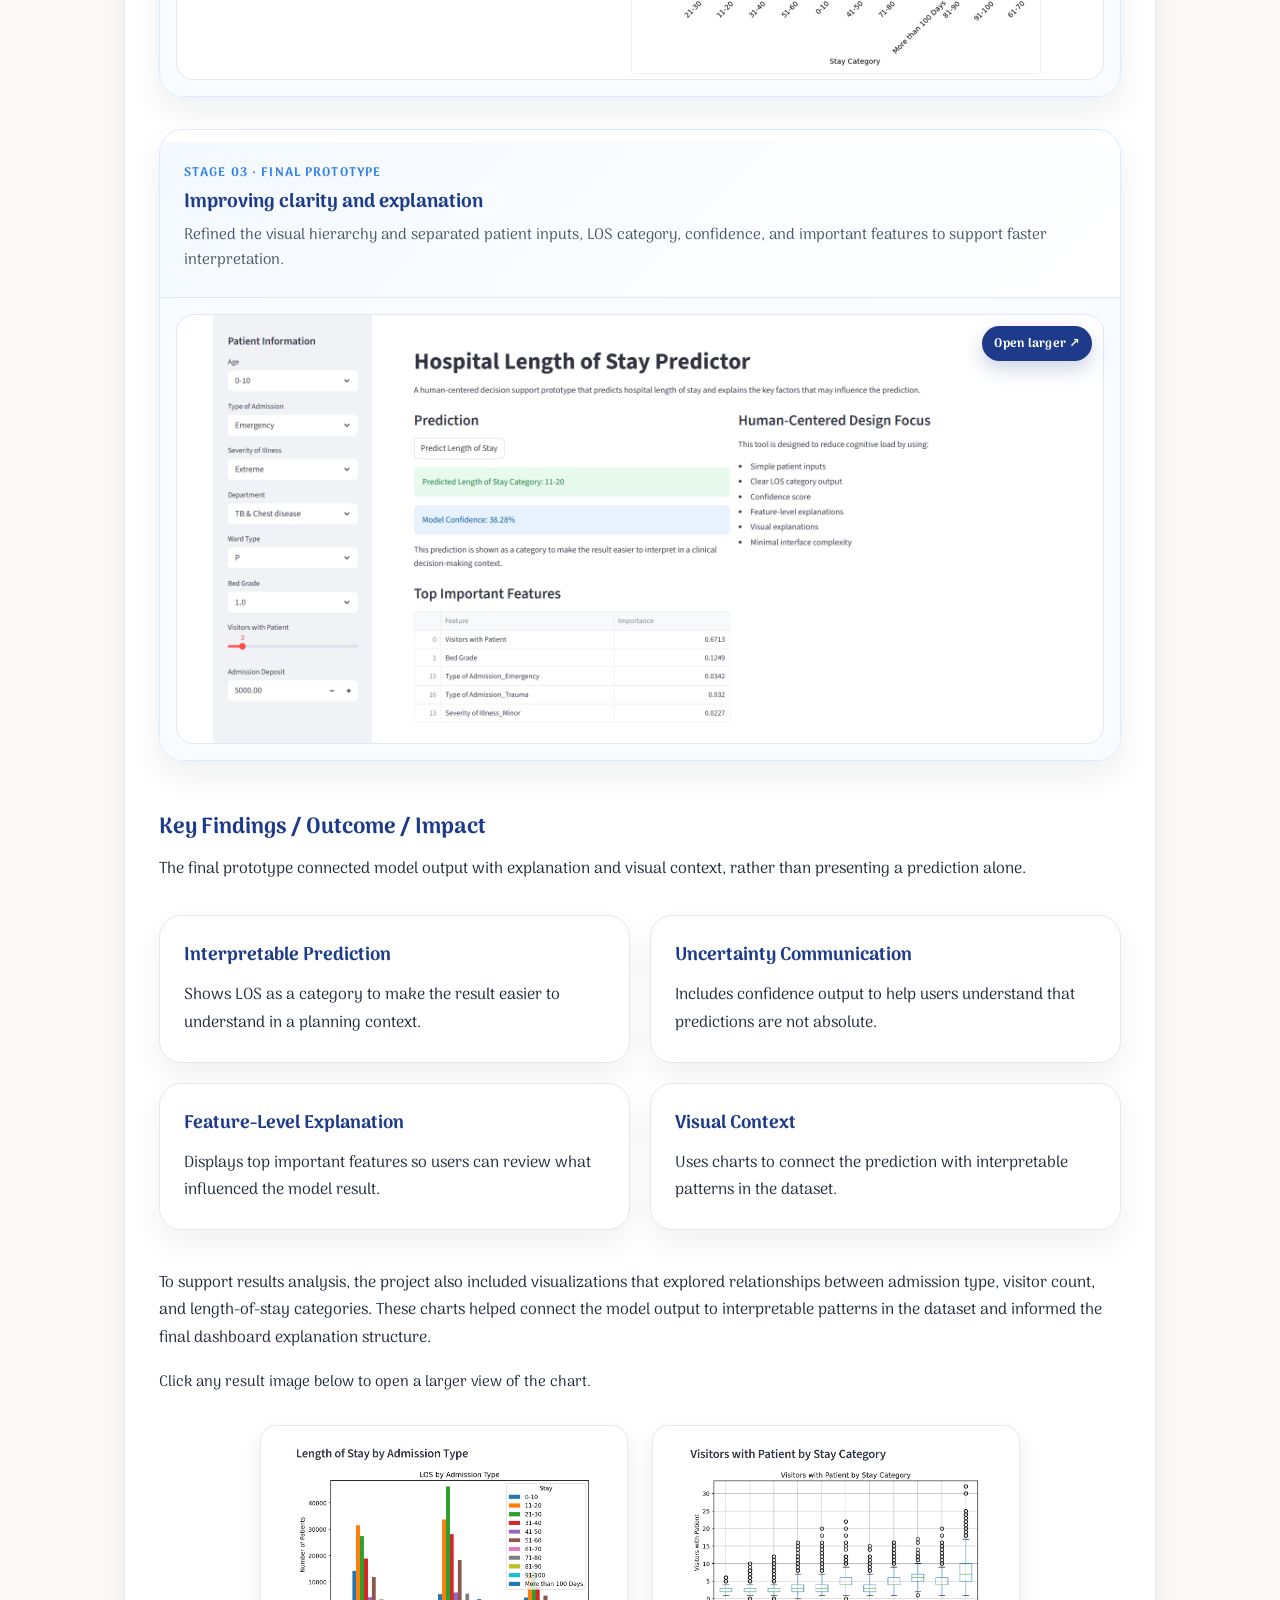
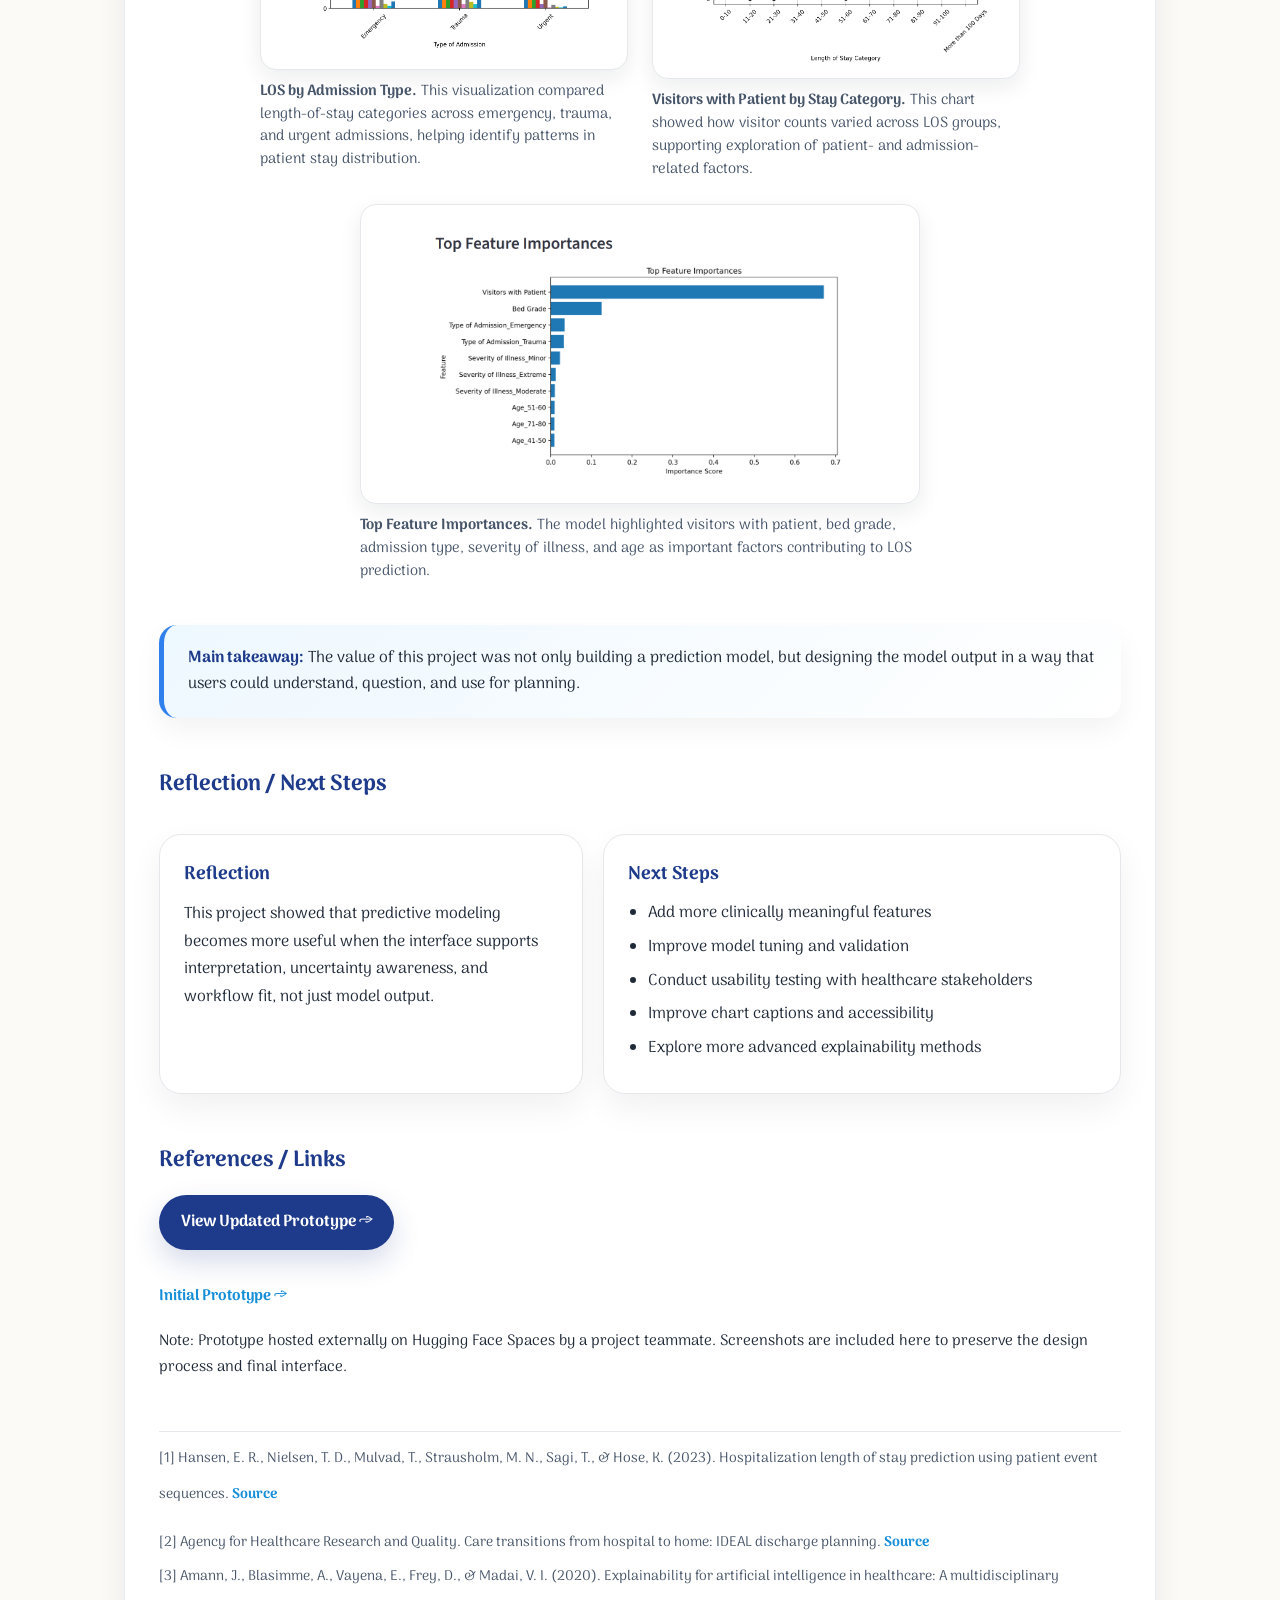
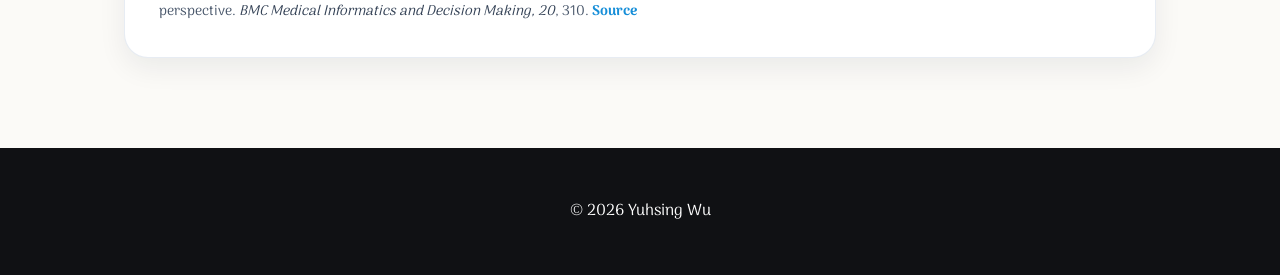
<file: hospital-los.html>
<!DOCTYPE html>
<html lang="en">
<head>
  <meta charset="UTF-8" />
  <meta name="viewport" content="width=device-width, initial-scale=1.0" />

  <title>Human-Centered Tool for Predicting Hospital Length of Stay | Yuhsing Wu</title>

  <link rel="preconnect" href="https://fonts.googleapis.com">
  <link rel="preconnect" href="https://fonts.gstatic.com" crossorigin>
  <link href="https://fonts.googleapis.com/css2?family=Arima:wght@300;400;500;600;700&display=swap" rel="stylesheet">

  <link rel="stylesheet" href="style.css">
</head>

<body>
  <header class="top-nav">
    <a href="index.html" class="nav-brand">Yuhsing Wu</a>

    <div class="nav-links">
      <a href="index.html#about">About</a>
      <a href="index.html#projects">Projects</a>
      <a href="index.html#skills">Skills</a>
      <a href="index.html#contact">Contact</a>
      <a href="resume.pdf" target="_blank">Resume</a>
    </div>
  </header>

  <div class="back-link-wrap">
    <a href="index.html#projects" class="text-link">← Back to Projects</a>
  </div>

  <section class="page-hero">
    <p class="section-label">HEALTH TECHNOLOGY · MACHINE LEARNING · HUMAN FACTORS</p>

    <h1>Human-Centered Tool for Predicting Hospital Length of Stay</h1>

    <p class="hero-description">
      A human-centered machine learning dashboard designed to help users predict hospital length of stay
      through <strong>interpretable outputs, confidence scores, and simple visual explanations.</strong>
    </p>
  </section>

  <section class="hf-projects-section">
    <article class="hf-project-card">
      <div class="project-header">
        <div>
          <p class="project-label">DECISION-SUPPORT DASHBOARD</p>
          <h2>Making Hospital LOS Prediction More Interpretable</h2>
        </div>

        <p class="project-timeline">March 2026 – May 2026</p>
      </div>

      <div class="project-meta">
        <span>Machine Learning</span>
        <span>Human Factors</span>
        <span>Health Technology</span>
        <span>Python</span>
        <span>Streamlit</span>
        <span>Model Evaluation</span>
      </div>

      <div class="project-hero-image">
        <img src="LOS-homepic.png" alt="Hospital LOS preview">
      </div>
      
      <div class="project-content">
        <h3>Intro</h3>

        <p>
          Hospital length of stay impacts <strong>patient outcomes, discharge planning, hospital capacity,
          staffing, and cost.</strong> However, many prediction tools are difficult to interpret or are not
          designed around real clinical workflow needs.
        </p>

        <p>
          This project focused on building a prototype that balanced <strong>machine learning, usability,
          interpretability, and human-centered design.</strong> Instead of only showing a prediction, the tool
          helped users understand the predicted stay category, model confidence, and key factors influencing
          the result.
        </p>

        <h3>Skills</h3>

        <p>
          <strong>Machine Learning</strong>, Human Factors Engineering, Health Technology, Python, Streamlit,
          Gradio, scikit-learn, Data Preprocessing, Model Evaluation, Feature Importance, Usability Analysis,
          Decision-Support Design
        </p>

        <h3>My Role</h3>

        <div class="role-card">
          <p>
            As part of the Hospital Length of Stay project team, I contributed across
            <strong>UI design, user-centered research, model evaluation, results analysis,
            and presentation development</strong>.
          </p>

          <ul>
            <li>
              Translated clinical workflow needs into a clearer dashboard structure focused on
              prediction, confidence, and explanation.
            </li>

            <li>
              Reviewed usability and interpretability considerations to make the model output
              easier to understand in a planning context.
            </li>

            <li>
              Compared <strong>Decision Tree and Random Forest</strong> performance using model
              evaluation metrics and documented model limitations.
            </li>

            <li>
              Contributed to results analysis, chart interpretation, and presentation materials
              that explained the human-centered value of the dashboard.
            </li>
          </ul>
        </div>

        <h3>Problem</h3>

        <p>
          Hospitals and care teams often need to estimate how long a patient may stay in the hospital to support
          <strong>resource planning, discharge coordination, and care management.</strong> Existing LOS prediction
          tools can be model-focused, complex, or difficult for end users to interpret quickly.
        </p>

        <p>
          The design challenge was not only to build a predictive model, but to create a tool that could answer:
          <strong>What is the predicted length-of-stay category? How confident is the model? What factors
          contributed to the prediction?</strong>
        </p>

        <div class="case-study-callout design-question-callout">
          <strong>Design question:</strong> How might we make hospital length-of-stay predictions easier
          to interpret by showing not only the predicted stay category, but also confidence and key
          factors that contributed to the result?
        </div>

        <h3>Background Evidence</h3>

        <p>
          Hospital length-of-stay prediction can support healthcare planning because earlier LOS estimates may help
          teams think through <strong>resource allocation, capacity, and care coordination</strong>. In this project,
          LOS prediction was treated as a planning-support problem rather than a replacement for clinical judgment.
          <sup><a href="#los-ref-1">[1]</a></sup>
        </p>

        <p>
          The project also connects to discharge planning and care-transition needs. AHRQ emphasizes that safe hospital
          discharge requires effective transfer of information among clinicians, patients, and families to reduce adverse
          events and prevent readmissions. This shaped the design focus on clear outputs, simple explanations, and information
          that could support planning conversations.
          <sup><a href="#los-ref-2">[2]</a></sup>
        </p>

        <p>
          Because machine learning tools can be difficult to trust when outputs are unclear, the dashboard prioritized
          <strong>interpretability and explainability</strong>. The prototype shows the predicted LOS category, model
          confidence, and top contributing features so users can understand the output instead of seeing a prediction alone.
          <sup><a href="#los-ref-3">[3]</a></sup>
        </p>

        <h3>Dashboard User Needs</h3>

        <p>
          To make the predictive model more useful in a healthcare planning context, we translated
          the problem into four dashboard needs focused on clarity, uncertainty, transparency, and
          planning support.
        </p>

        <div class="user-needs-grid">
          <div class="user-need-card">
            <p class="need-number">01</p>
            <h4>Quickly understand the prediction</h4>
            <p>
              Users need a clear LOS category without sorting through raw model output or complex
              probability tables.
            </p>
          </div>

          <div class="user-need-card">
            <p class="need-number">02</p>
            <h4>Understand uncertainty</h4>
            <p>
              Users need confidence information so the prediction is not treated as an absolute
              answer.
            </p>
          </div>

          <div class="user-need-card">
            <p class="need-number">03</p>
            <h4>See why the model predicted that result</h4>
            <p>
              Users need top contributing features to make the model output more transparent and
              easier to review.
            </p>
          </div>

          <div class="user-need-card">
            <p class="need-number">04</p>
            <h4>Use the output for planning</h4>
            <p>
              Users need information that can support resource planning, discharge coordination,
              and care conversations.
            </p>
          </div>
        </div>

        <h3>From Model Output to Human-Centered Dashboard</h3>

        <p>
          A key design goal was to move beyond a model-focused output and create a dashboard that
          helps users interpret the prediction quickly and responsibly.
        </p>

        <div class="simplify-comparison">
          <div class="simplify-column simplify-before">
            <p class="simplify-label">Model-focused output</p>
            <h4>Harder to interpret quickly</h4>
            <ul>
              <li>Raw prediction class or probability</li>
              <li>Feature weights without explanation</li>
              <li>Metrics shown without workflow context</li>
              <li>Limited support for uncertainty</li>
              <li>Harder for non-technical users to review</li>
            </ul>
          </div>

          <div class="simplify-arrow">→</div>

          <div class="simplify-column simplify-after">
            <p class="simplify-label">Human-centered dashboard</p>
            <h4>Prediction becomes easier to use</h4>
            <ul>
              <li>Clear LOS category</li>
              <li>Confidence score</li>
              <li>Top important features</li>
              <li>Supporting visualizations</li>
              <li>Simple input, prediction, and explanation layout</li>
            </ul>
          </div>
        </div>

        <div class="case-study-callout">
          <strong>Main design idea:</strong> The dashboard does not just predict length of stay.
          It translates model output into a clearer decision-support format that users can review,
          question, and use for planning.
        </div>

        <h3>Users / Stakeholders</h3>

        <p>
          The tool was designed for potential healthcare stakeholders such as <strong>clinicians, care teams,
          hospital administrators, care coordinators, and hospital staff.</strong> These users need quick,
          interpretable information to support planning, rather than complex model outputs.
        </p>

        <p>
          The prototype was designed as a <strong>proof-of-concept decision-support tool</strong>, not a clinically
          validated system or replacement for clinical judgment.
        </p>

        <h3>Research & Design Methods</h3>

        <p>
          The project followed a human-centered machine learning workflow, moving from dataset
          preparation and model comparison to dashboard design and explainability.
        </p>

        <div class="method-flow-grid">
          <div class="method-flow-card">
            <p class="method-step-number">01</p>
            <h4>Prepare Dataset</h4>
            <p>
              Cleaned and encoded the AV Healthcare Analytics II dataset for model development.
            </p>
          </div>

          <div class="method-flow-card">
            <p class="method-step-number">02</p>
            <h4>Frame Prediction</h4>
            <p>
              Treated LOS as a classification problem so the output could be shown as a stay
              category instead of exact days.
            </p>
          </div>

          <div class="method-flow-card">
            <p class="method-step-number">03</p>
            <h4>Compare Models</h4>
            <p>
              Compared Decision Tree and Random Forest models using accuracy, precision, recall,
              and ROC-AUC.
            </p>
          </div>

          <div class="method-flow-card">
            <p class="method-step-number">04</p>
            <h4>Explain Output</h4>
            <p>
              Used feature importance to help users understand which factors contributed most to
              the prediction.
            </p>
          </div>

          <div class="method-flow-card">
            <p class="method-step-number">05</p>
            <h4>Design Dashboard</h4>
            <p>
              Built a dashboard around input, prediction, confidence, and explanation to reduce
              interpretation effort.
            </p>
          </div>
        </div>

        <h3>User Flow</h3>

        <p>
          The prototype was organized around a simple decision-support workflow. The goal was to help users move from
          patient inputs to prediction interpretation without needing to understand the full machine learning pipeline.
        </p>

        <div class="mindful-flow-sequence" aria-label="Hospital length of stay user flow">
          <div class="flow-sequence-step">
            <span class="flow-phase-label">Input</span>
            <div class="flow-step-card">Enter Patient Information</div>
          </div>

          <div class="flow-sequence-arrow">→</div>

          <div class="flow-sequence-step">
            <span class="flow-phase-label">Model</span>
            <div class="flow-step-card">Run Prediction</div>
          </div>

          <div class="flow-sequence-arrow">→</div>

          <div class="flow-sequence-step">
            <span class="flow-phase-label">Output</span>
            <div class="flow-step-card">Review LOS Category</div>
          </div>

          <div class="flow-sequence-arrow">→</div>

          <div class="flow-sequence-step">
            <span class="flow-phase-label">Uncertainty</span>
            <div class="flow-step-card">Check Confidence</div>
          </div>

          <div class="flow-sequence-arrow">→</div>

          <div class="flow-sequence-step">
            <span class="flow-phase-label">Explanation</span>
            <div class="flow-step-card">Review Key Factors</div>
          </div>

          <div class="flow-sequence-arrow">→</div>

          <div class="flow-sequence-step">
            <span class="flow-phase-label">Planning</span>
            <div class="flow-step-card">Use Output for Planning</div>
          </div>
        </div>

        <h3>Process</h3>

        <p>
          The project followed a simple decision-support workflow:
          <strong>input → prediction → explanation.</strong> A small set of interpretable features was selected,
          including age, severity of illness, type of admission, visitors with patient, and bed grade.
        </p>

        <p>
          The prototype evolved through multiple stages, starting from a low-fidelity sketch, moving into an
          early interactive prototype, and ending with a more refined dashboard. Each stage focused on improving
          <strong>clarity, interpretability, and reduced cognitive load.</strong>
        </p>

        <div class="case-study-banner">
          <p class="banner-label">From model output to design decisions</p>
          <h3>Turning prediction results into interpretable dashboard features</h3>
          <p>
            Each dashboard element was selected to make the prediction easier to understand, explain, and use
            within a healthcare planning context.
          </p>
        </div>

        <h3>Key Design Decisions</h3>

        <div class="design-decision-grid">
          <div class="design-decision-card">
            <p class="decision-number">01</p>
            <h4>Predict LOS as a category instead of exact days</h4>
            <p>
              The model output was shown as a length-of-stay category to make the result easier to interpret
              and avoid presenting the prediction as more precise than it really is.
            </p>
          </div>

          <div class="design-decision-card">
            <p class="decision-number">02</p>
            <h4>Show confidence with the prediction</h4>
            <p>
              Confidence output helps users understand uncertainty and avoid treating the model result as an
              absolute answer.
            </p>
          </div>

          <div class="design-decision-card">
            <p class="decision-number">03</p>
            <h4>Include top important features</h4>
            <p>
              Feature-importance information supports transparency by showing which patient or admission-related
              factors contributed most to the prediction.
            </p>
          </div>

          <div class="design-decision-card">
            <p class="decision-number">04</p>
            <h4>Use a simple dashboard layout</h4>
            <p>
              The final layout separates patient inputs, prediction output, confidence, and explanation to reduce
              cognitive load and support quicker review.
            </p>
          </div>
        </div>

        <h3>Prototype Development</h3>

        <p>
          The prototype evolved through <strong>multiple stages of design and refinement</strong>, beginning with
          a rough sketch, followed by a midpoint interactive prototype, and culminating in a more polished final
          dashboard.
        </p>

        <div class="case-study-banner">
          <p class="banner-label">Prototype evolution</p>
          <h3>From rough layout to interpretable dashboard</h3>
          <p>
            The interface evolved from an initial layout sketch into a functional prototype and then
            into a clearer dashboard focused on readability, confidence, and explanation.
          </p>
        </div>

        <div class="impact-card-grid">
          <div class="impact-card">
            <h4>01 Rough Sketch</h4>
            <p>
              Established the information hierarchy for patient inputs, prediction output, top factors,
              and supporting charts.
            </p>
          </div>

          <div class="impact-card">
            <h4>02 Midpoint Prototype</h4>
            <p>
              Built the first functional workflow with input controls, prediction results, confidence,
              and LOS distribution.
            </p>
          </div>

          <div class="impact-card">
            <h4>03 Final Prototype</h4>
            <p>
              Refined the layout to improve readability, reduce cognitive load, and support explanation.
            </p>
          </div>
        </div>

        <p class="project-note">
          Click any prototype image below to open a larger view. This makes the design process and interface details
          easier to review without needing to run the external prototype.
        </p>

        <div id="los-gallery">
          <figure class="los-prototype-card los-prototype-wide">
            <figcaption class="los-prototype-caption">
              <p class="los-caption-stage">Stage 01 · Rough Sketches</p>
              <h4>Exploring and refining the dashboard structure</h4>
              <p>
                The first sketch established the information hierarchy for patient inputs,
                prediction output, important factors, and supporting charts. The second sketch
                refined the layout by separating patient controls from prediction results and
                grouping the visualizations for faster review.
              </p>
            </figcaption>
        
            <div class="los-image-wrap">
              <a
                href="./assets/images/los/los-sketch-new.jpg"
                target="_blank"
                aria-label="Open the hospital length-of-stay dashboard sketches in a larger view"
              >
                <img
                  src="./assets/images/los/los-sketch-new.jpg"
                  alt="Two early hospital length-of-stay dashboard sketches showing the initial information hierarchy and refined dashboard structure"
                >
              </a>
        
              <span class="los-enlarge-badge">Open larger ↗</span>
            </div>
          </figure>
        
          <figure class="los-prototype-card los-prototype-wide">
            <figcaption class="los-prototype-caption">
              <p class="los-caption-stage">Stage 02 · Midpoint Prototype</p>
              <h4>Building the first functional workflow</h4>
              <p>
                Introduced interactive patient inputs, LOS prediction, confidence output, and a
                distribution chart in one working interface.
              </p>
            </figcaption>
        
            <div class="los-image-wrap">
              <a
                href="./assets/images/los/los-midpoint-prototype.png.png"
                target="_blank"
                aria-label="Open the midpoint hospital length-of-stay prototype in a larger view"
              >
                <img
                  src="./assets/images/los/los-midpoint-prototype.png.png"
                  alt="Midpoint prototype of the hospital length-of-stay predictor"
                >
              </a>
        
              <span class="los-enlarge-badge">Open larger ↗</span>
            </div>
          </figure>
        
          <figure class="los-prototype-card los-prototype-wide">
            <figcaption class="los-prototype-caption">
              <p class="los-caption-stage">Stage 03 · Final Prototype</p>
              <h4>Improving clarity and explanation</h4>
              <p>
                Refined the visual hierarchy and separated patient inputs, LOS category,
                confidence, and important features to support faster interpretation.
              </p>
            </figcaption>
        
            <div class="los-image-wrap">
              <a
                href="./assets/images/los/los-final-prototype.png.png"
                target="_blank"
                aria-label="Open the final hospital length-of-stay dashboard in a larger view"
              >
                <img
                  src="./assets/images/los/los-final-prototype.png.png"
                  alt="Final hospital length-of-stay predictor dashboard"
                >
              </a>
        
              <span class="los-enlarge-badge">Open larger ↗</span>
            </div>
          </figure>
        </div>
  

        <h3>Key Findings / Outcome / Impact</h3>

        <p>
          The final prototype connected model output with explanation and visual context, rather than
          presenting a prediction alone.
        </p>

        <div class="impact-card-grid los-impact-grid">
          <div class="impact-card">
            <h4>Interpretable Prediction</h4>
            <p>
              Shows LOS as a category to make the result easier to understand in a planning context.
            </p>
          </div>

          <div class="impact-card">
            <h4>Uncertainty Communication</h4>
            <p>
              Includes confidence output to help users understand that predictions are not absolute.
            </p>
          </div>

          <div class="impact-card">
            <h4>Feature-Level Explanation</h4>
            <p>
              Displays top important features so users can review what influenced the model result.
            </p>
          </div>

          <div class="impact-card">
            <h4>Visual Context</h4>
            <p>
              Uses charts to connect the prediction with interpretable patterns in the dataset.
            </p>
          </div>
        </div>

        <p>
          To support results analysis, the project also included visualizations that explored relationships between
          admission type, visitor count, and length-of-stay categories. These charts helped connect the model output
          to interpretable patterns in the dataset and informed the final dashboard explanation structure.
        </p>

        <p class="project-note">
          Click any result image below to open a larger view of the chart.
        </p>

        <div class="los-results-gallery">
          <figure class="los-result-card">
            <a href="./assets/images/los/los-result 1.png" target="_blank">
              <img src="./assets/images/los/los-result 1.png" alt="Length of stay by admission type chart">
            </a>
            <figcaption>
              <strong>LOS by Admission Type.</strong> This visualization compared length-of-stay categories across
              emergency, trauma, and urgent admissions, helping identify patterns in patient stay distribution.
            </figcaption>
          </figure>

          <figure class="los-result-card">
            <a href="./assets/images/los/los-result 2.png" target="_blank">
              <img src="./assets/images/los/los-result 2.png" alt="Visitors with patient by length of stay category chart">
            </a>
            <figcaption>
              <strong>Visitors with Patient by Stay Category.</strong> This chart showed how visitor counts varied
              across LOS groups, supporting exploration of patient- and admission-related factors.
            </figcaption>
          </figure>

          <figure class="los-result-card los-result-wide">
            <a href="./assets/images/los/los-result 3.png" target="_blank">
              <img src="./assets/images/los/los-result 3.png" alt="Top feature importances chart for hospital length of stay model">
            </a>
            <figcaption>
              <strong>Top Feature Importances.</strong> The model highlighted visitors with patient, bed grade,
              admission type, severity of illness, and age as important factors contributing to LOS prediction.
            </figcaption>
          </figure>
        </div>

        <div class="case-study-callout">
          <strong>Main takeaway:</strong> The value of this project was not only building a prediction
          model, but designing the model output in a way that users could understand, question, and use
          for planning.
        </div>

        <h3>Reflection / Next Steps</h3>

        <div class="reflection-next-grid">
          <div class="reflection-card">
            <h4>Reflection</h4>
            <p>
              This project showed that predictive modeling becomes more useful when the interface
              supports interpretation, uncertainty awareness, and workflow fit, not just model output.
            </p>
          </div>

          <div class="reflection-card">
            <h4>Next Steps</h4>
            <ul>
              <li>Add more clinically meaningful features</li>
              <li>Improve model tuning and validation</li>
              <li>Conduct usability testing with healthcare stakeholders</li>
              <li>Improve chart captions and accessibility</li>
              <li>Explore more advanced explainability methods</li>
            </ul>
          </div>
        </div>

        <h3>References / Links</h3>

        <div class="project-links-list">
          <a
            class="primary-project-link"
            href="https://huggingface.co/spaces/purupatel20/HospitalLOSPredictor"
            target="_blank"
          >
            View Updated Prototype →
          </a>

          <div class="external-reference-links">
            <a
              class="text-link"
              href="https://huggingface.co/spaces/purupatel20/hospital-los-predictor"
              target="_blank"
            >
              Initial Prototype →
            </a>
          </div>

          <p class="project-note">
            Note: Prototype hosted externally on Hugging Face Spaces by a project teammate. Screenshots are included here
            to preserve the design process and final interface.
          </p>

          <div class="reference-list">
            <p id="los-ref-1">
              [1] Hansen, E. R., Nielsen, T. D., Mulvad, T., Strausholm, M. N., Sagi, T., & Hose, K.
              (2023). Hospitalization length of stay prediction using patient event sequences.
              <a class="text-link" href="https://arxiv.org/abs/2303.11042" target="_blank">Source</a>
            </p>

            <p id="los-ref-2">
              [2] Agency for Healthcare Research and Quality. Care transitions from hospital to home:
              IDEAL discharge planning.
              <a class="text-link" href="https://www.ahrq.gov/patient-safety/patients-families/engagingfamilies/strategy4/index.html" target="_blank">Source</a>
            </p>

            <p id="los-ref-3">
              [3] Amann, J., Blasimme, A., Vayena, E., Frey, D., & Madai, V. I. (2020).
              Explainability for artificial intelligence in healthcare: A multidisciplinary perspective.
              <em>BMC Medical Informatics and Decision Making, 20</em>, 310.
              <a class="text-link" href="https://pmc.ncbi.nlm.nih.gov/articles/PMC9931364/" target="_blank">Source</a>
            </p>
          </div>
        </div>
        
      </div>
    </article>
  </section>

  <footer>
    <p>© 2026 Yuhsing Wu</p>
  </footer>
</body>
</html>
</file>
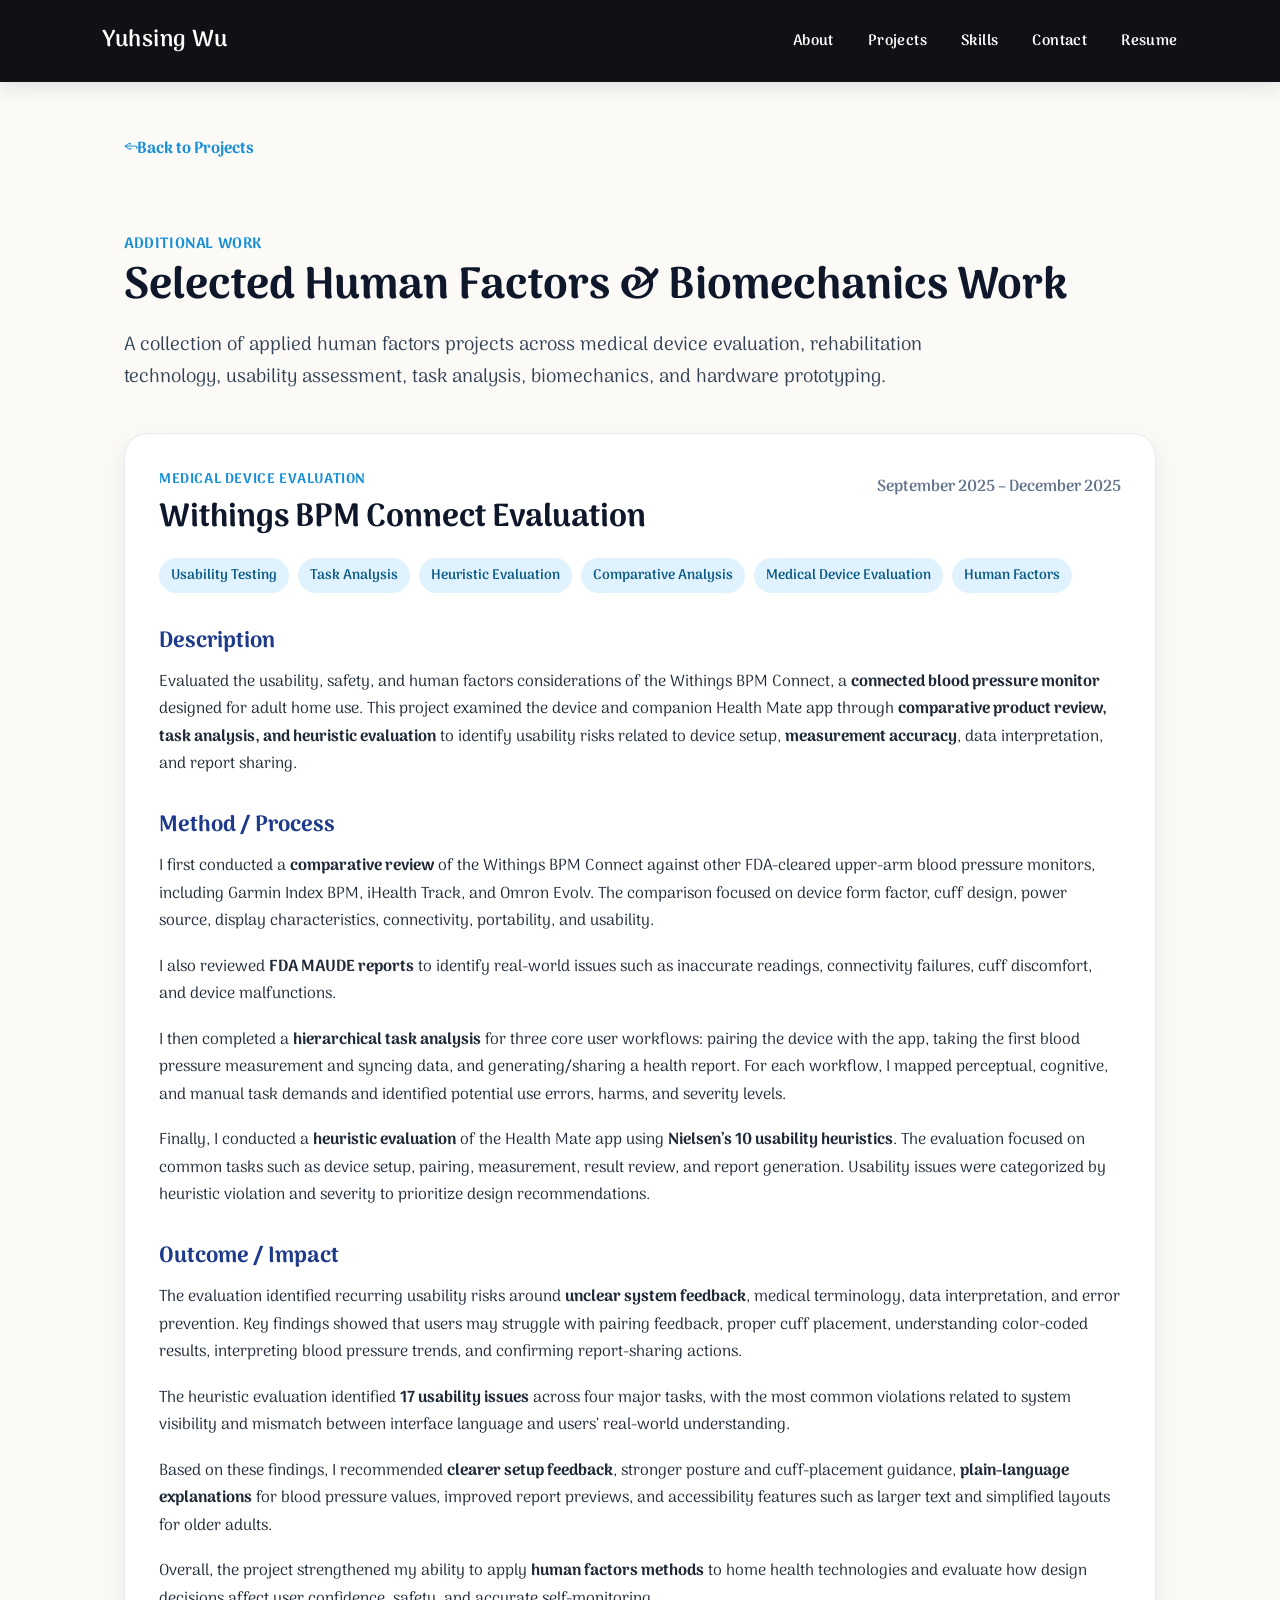
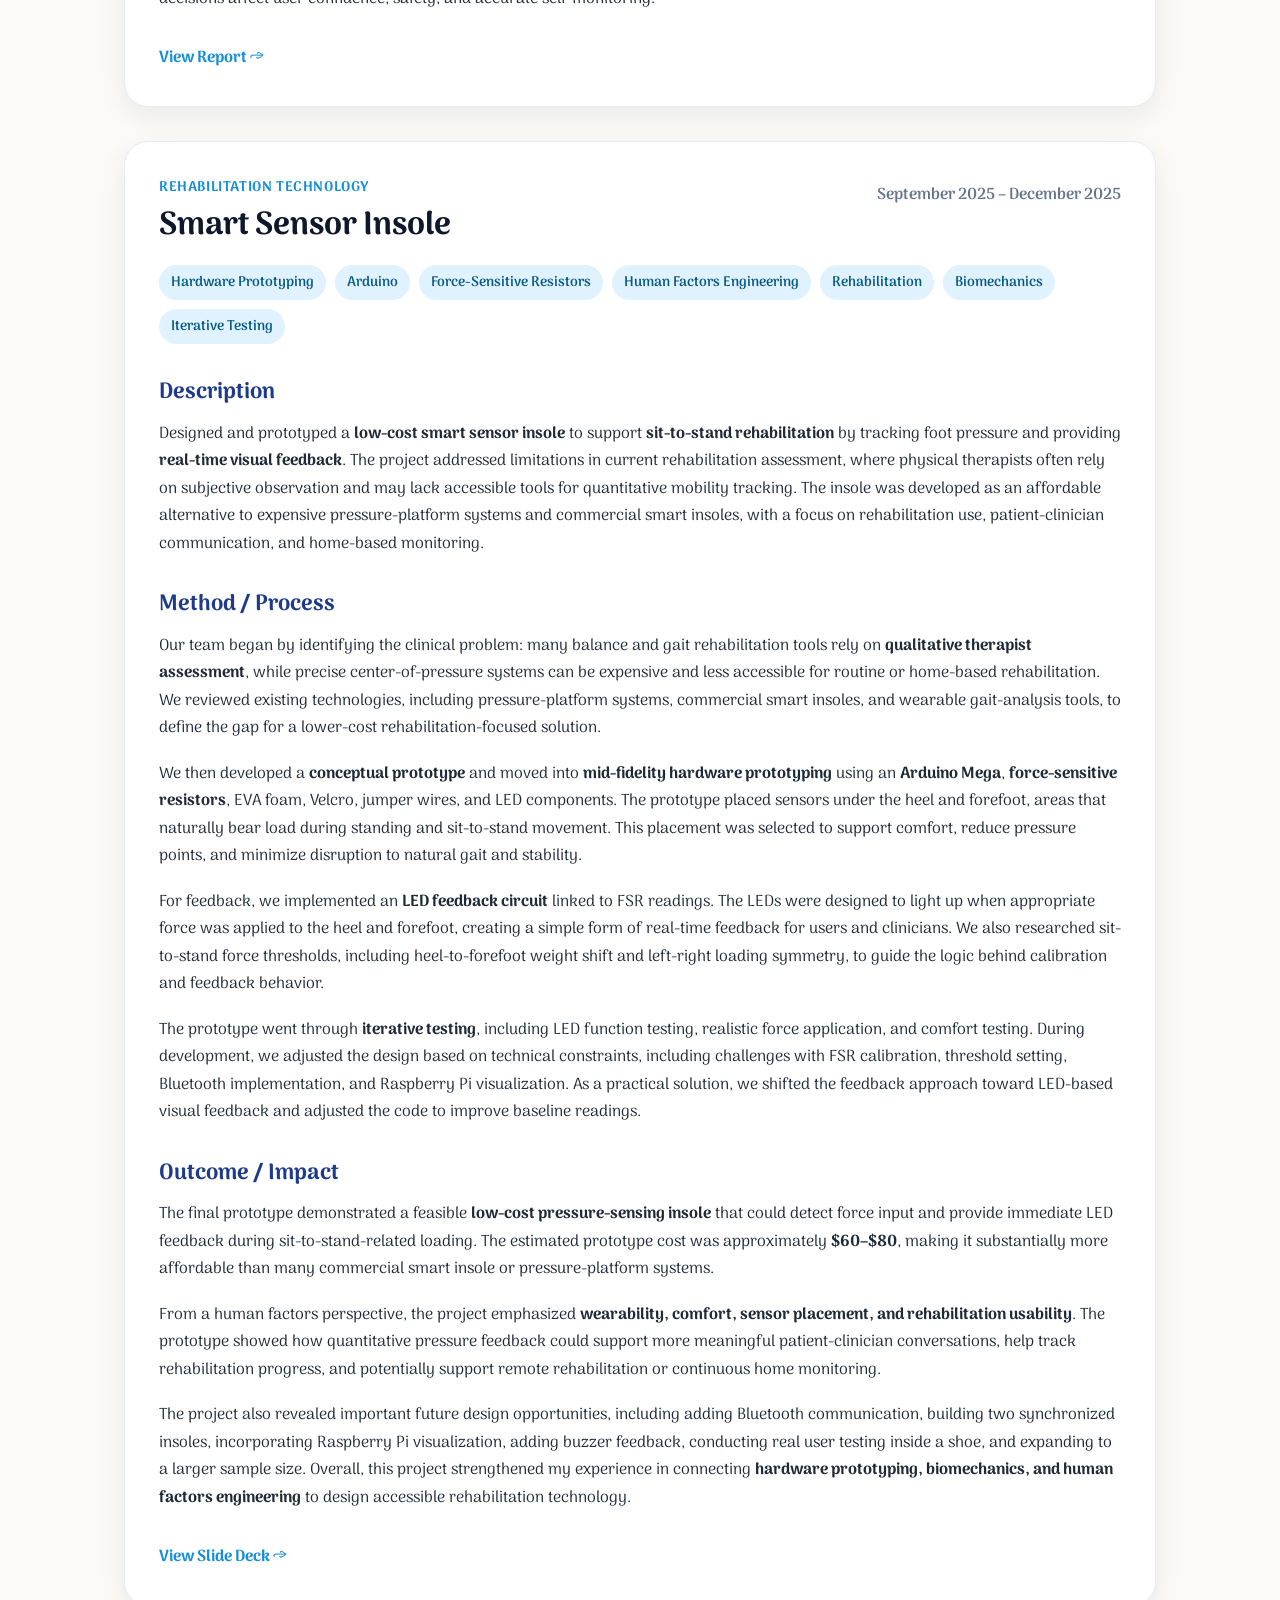
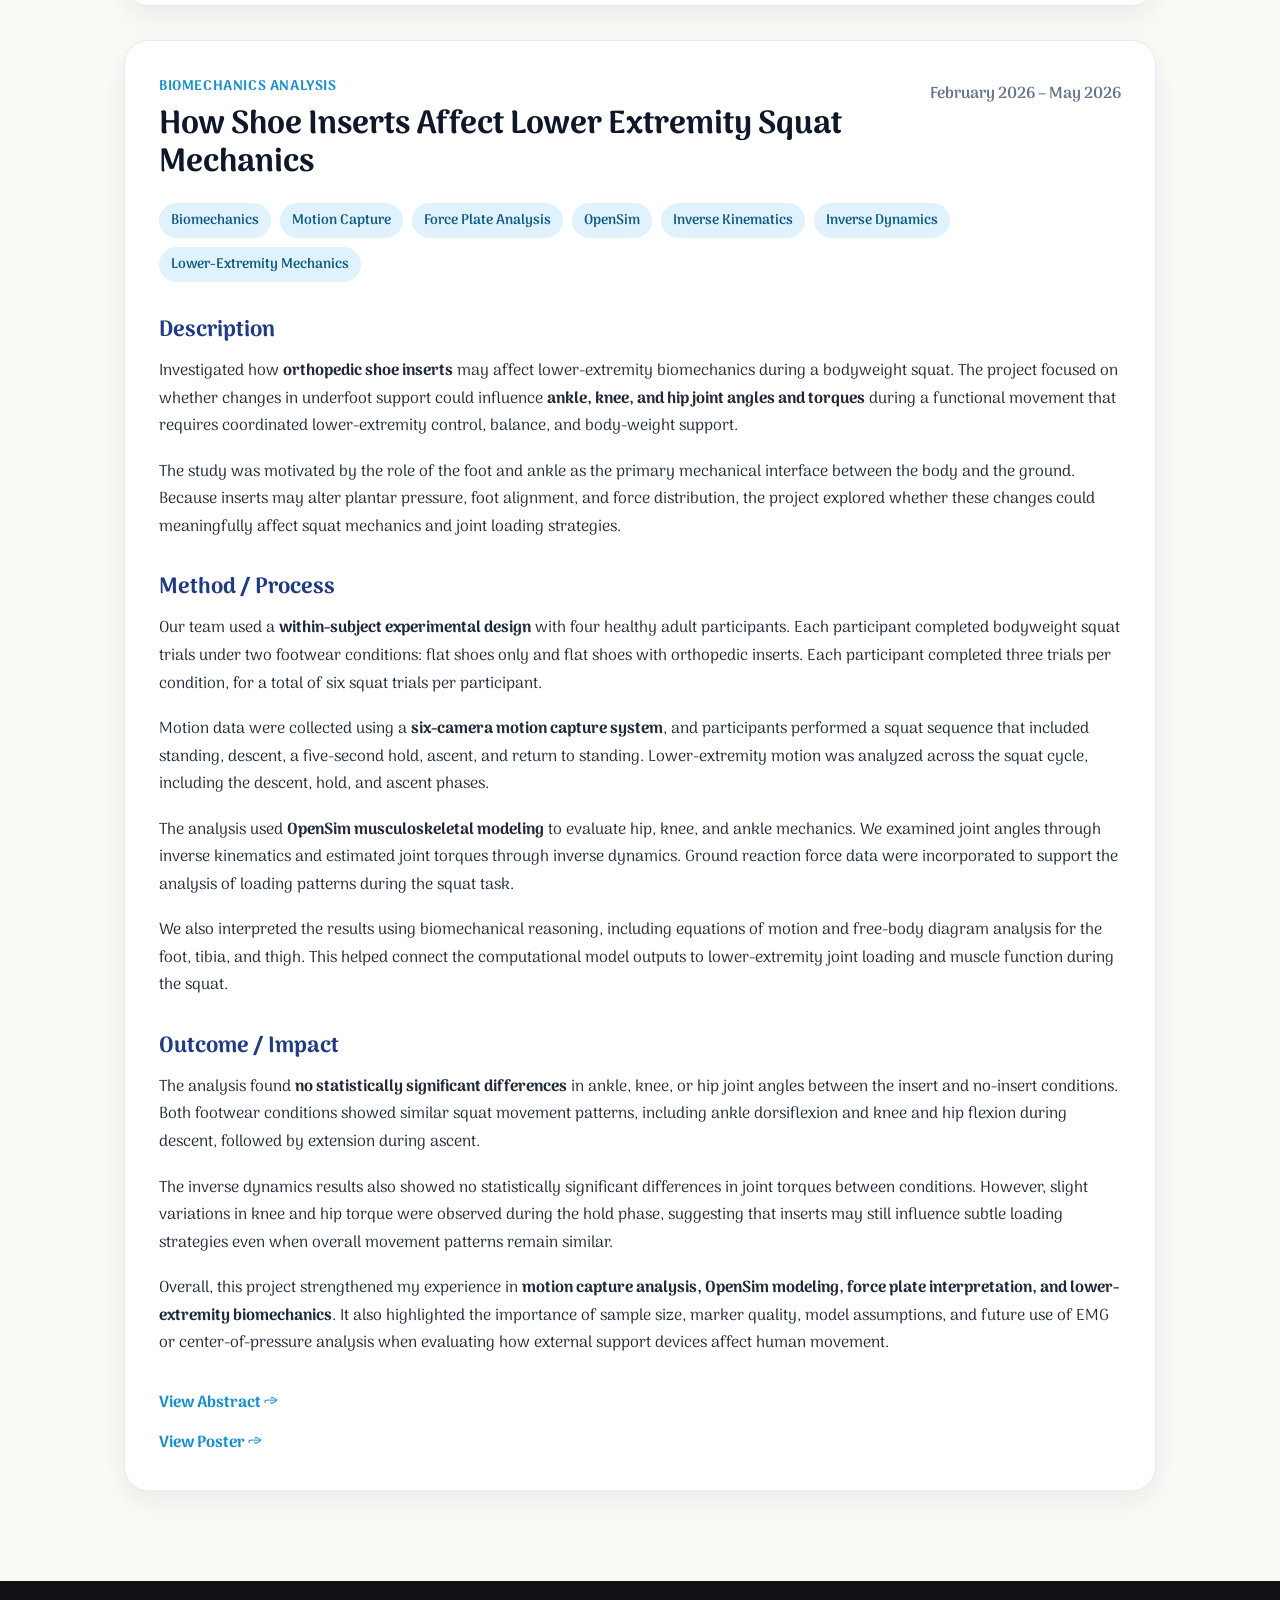
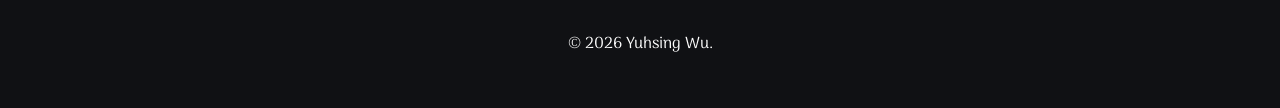
<file: human-factors-work.html>
<!DOCTYPE html>
<html lang="en">
<head>
  <meta charset="UTF-8" />
  <meta name="viewport" content="width=device-width, initial-scale=1.0" />

  <title>Human Factors Work | Yuhsing Wu</title>

  <link rel="preconnect" href="https://fonts.googleapis.com">
  <link rel="preconnect" href="https://fonts.gstatic.com" crossorigin>
  <link href="https://fonts.googleapis.com/css2?family=Arima:wght@300;400;500;600;700&display=swap" rel="stylesheet">

  <link rel="stylesheet" href="style.css">
</head>

<body>
  <nav class="top-nav">
    <div class="nav-brand">Yuhsing Wu</div>

    <div class="nav-links">
      <a href="index.html#about">About</a>
      <a href="index.html#projects">Projects</a>
      <a href="index.html#skills">Skills</a>
      <a href="index.html#contact">Contact</a>
      <a href="resume.pdf" target="_blank">Resume</a>
    </div>
  </nav>

  <main>
    <div class="back-link-wrap">
      <a class="project-link" href="index.html#projects">← Back to Projects</a>
    </div>

    <section class="page-hero">
      <p class="section-label">Additional Work</p>
      <h1>Selected Human Factors & Biomechanics Work</h1>
      <p class="hero-description">
        A collection of applied human factors projects across medical device evaluation,
        rehabilitation technology, usability assessment, task analysis, biomechanics,
        and hardware prototyping.
      </p>
    </section>

    <section class="hf-projects-section">

      <!-- Withings BPM Connect -->
      <article class="hf-project-card">
        <div class="project-header">
          <div>
            <p class="project-label">Medical Device Evaluation</p>
            <h2>Withings BPM Connect Evaluation</h2>
          </div>
          <p class="project-timeline">September 2025 – December 2025</p>
        </div>

        <div class="project-meta">
          <span>Usability Testing</span>
          <span>Task Analysis</span>
          <span>Heuristic Evaluation</span>
          <span>Comparative Analysis</span>
          <span>Medical Device Evaluation</span>
          <span>Human Factors</span>
        </div>

        <div class="project-content">
          <h3>Description</h3>
          <p>
            Evaluated the usability, safety, and human factors considerations of the Withings BPM Connect,
            a <strong>connected blood pressure monitor</strong> designed for adult home use. This project examined
            the device and companion Health Mate app through <strong>comparative product review, task analysis,
            and heuristic evaluation</strong> to identify usability risks related to device setup,
            <strong>measurement accuracy</strong>, data interpretation, and report sharing.
          </p>

          <h3>Method / Process</h3>
          <p>
            I first conducted a <strong>comparative review</strong> of the Withings BPM Connect against other
            FDA-cleared upper-arm blood pressure monitors, including Garmin Index BPM, iHealth Track,
            and Omron Evolv. The comparison focused on device form factor, cuff design, power source,
            display characteristics, connectivity, portability, and usability.
          </p>

          <p>
            I also reviewed <strong>FDA MAUDE reports</strong> to identify real-world issues such as
            inaccurate readings, connectivity failures, cuff discomfort, and device malfunctions.
          </p>

          <p>
            I then completed a <strong>hierarchical task analysis</strong> for three core user workflows:
            pairing the device with the app, taking the first blood pressure measurement and syncing data,
            and generating/sharing a health report. For each workflow, I mapped perceptual, cognitive,
            and manual task demands and identified potential use errors, harms, and severity levels.
          </p>

          <p>
            Finally, I conducted a <strong>heuristic evaluation</strong> of the Health Mate app using
            <strong>Nielsen’s 10 usability heuristics</strong>. The evaluation focused on common tasks such as
            device setup, pairing, measurement, result review, and report generation. Usability issues were
            categorized by heuristic violation and severity to prioritize design recommendations.
          </p>

          <h3>Outcome / Impact</h3>
          <p>
            The evaluation identified recurring usability risks around <strong>unclear system feedback</strong>,
            medical terminology, data interpretation, and error prevention. Key findings showed that users
            may struggle with pairing feedback, proper cuff placement, understanding color-coded results,
            interpreting blood pressure trends, and confirming report-sharing actions.
          </p>

          <p>
            The heuristic evaluation identified <strong>17 usability issues</strong> across four major tasks,
            with the most common violations related to system visibility and mismatch between interface
            language and users’ real-world understanding.
          </p>

          <p>
            Based on these findings, I recommended <strong>clearer setup feedback</strong>, stronger posture
            and cuff-placement guidance, <strong>plain-language explanations</strong> for blood pressure values,
            improved report previews, and accessibility features such as larger text and simplified layouts
            for older adults.
          </p>

          <p>
            Overall, the project strengthened my ability to apply <strong>human factors methods</strong> to
            home health technologies and evaluate how design decisions affect user confidence, safety,
            and accurate self-monitoring.
          </p>

          <a
            href="https://drive.google.com/drive/folders/1ziiGn56xDb32055kl_AaQIV-SXICgI8Y"
            target="_blank"
            rel="noopener noreferrer"
            class="text-link"
          >
            View Report →
          </a>
        </div>
      </article>

      <!-- Smart Sensor Insole -->
      <article class="hf-project-card">
        <div class="project-header">
          <div>
            <p class="project-label">Rehabilitation Technology</p>
            <h2>Smart Sensor Insole</h2>
          </div>
          <p class="project-timeline">September 2025 – December 2025</p>
        </div>

        <div class="project-meta">
          <span>Hardware Prototyping</span>
          <span>Arduino</span>
          <span>Force-Sensitive Resistors</span>
          <span>Human Factors Engineering</span>
          <span>Rehabilitation</span>
          <span>Biomechanics</span>
          <span>Iterative Testing</span>
        </div>

        <div class="project-content">
          <h3>Description</h3>
          <p>
            Designed and prototyped a <strong>low-cost smart sensor insole</strong> to support
            <strong>sit-to-stand rehabilitation</strong> by tracking foot pressure and providing
            <strong>real-time visual feedback</strong>. The project addressed limitations in current
            rehabilitation assessment, where physical therapists often rely on subjective observation
            and may lack accessible tools for quantitative mobility tracking. The insole was developed
            as an affordable alternative to expensive pressure-platform systems and commercial smart
            insoles, with a focus on rehabilitation use, patient-clinician communication, and
            home-based monitoring.
          </p>

          <h3>Method / Process</h3>
          <p>
            Our team began by identifying the clinical problem: many balance and gait rehabilitation tools
            rely on <strong>qualitative therapist assessment</strong>, while precise center-of-pressure systems
            can be expensive and less accessible for routine or home-based rehabilitation. We reviewed
            existing technologies, including pressure-platform systems, commercial smart insoles, and
            wearable gait-analysis tools, to define the gap for a lower-cost rehabilitation-focused solution.
          </p>

          <p>
            We then developed a <strong>conceptual prototype</strong> and moved into
            <strong>mid-fidelity hardware prototyping</strong> using an <strong>Arduino Mega</strong>,
            <strong>force-sensitive resistors</strong>, EVA foam, Velcro, jumper wires, and LED components.
            The prototype placed sensors under the heel and forefoot, areas that naturally bear load during
            standing and sit-to-stand movement. This placement was selected to support comfort, reduce
            pressure points, and minimize disruption to natural gait and stability.
          </p>

          <p>
            For feedback, we implemented an <strong>LED feedback circuit</strong> linked to FSR readings.
            The LEDs were designed to light up when appropriate force was applied to the heel and forefoot,
            creating a simple form of real-time feedback for users and clinicians. We also researched
            sit-to-stand force thresholds, including heel-to-forefoot weight shift and left-right loading
            symmetry, to guide the logic behind calibration and feedback behavior.
          </p>

          <p>
            The prototype went through <strong>iterative testing</strong>, including LED function testing,
            realistic force application, and comfort testing. During development, we adjusted the design
            based on technical constraints, including challenges with FSR calibration, threshold setting,
            Bluetooth implementation, and Raspberry Pi visualization. As a practical solution, we shifted
            the feedback approach toward LED-based visual feedback and adjusted the code to improve
            baseline readings.
          </p>

          <h3>Outcome / Impact</h3>
          <p>
            The final prototype demonstrated a feasible <strong>low-cost pressure-sensing insole</strong>
            that could detect force input and provide immediate LED feedback during sit-to-stand-related
            loading. The estimated prototype cost was approximately <strong>$60–$80</strong>, making it
            substantially more affordable than many commercial smart insole or pressure-platform systems.
          </p>

          <p>
            From a human factors perspective, the project emphasized <strong>wearability, comfort,
            sensor placement, and rehabilitation usability</strong>. The prototype showed how quantitative
            pressure feedback could support more meaningful patient-clinician conversations, help track
            rehabilitation progress, and potentially support remote rehabilitation or continuous
            home monitoring.
          </p>

          <p>
            The project also revealed important future design opportunities, including adding Bluetooth
            communication, building two synchronized insoles, incorporating Raspberry Pi visualization,
            adding buzzer feedback, conducting real user testing inside a shoe, and expanding to a larger
            sample size. Overall, this project strengthened my experience in connecting
            <strong>hardware prototyping, biomechanics, and human factors engineering</strong> to design
            accessible rehabilitation technology.
          </p>

          <a
            href="https://docs.google.com/presentation/d/1cWEdksOxe3SGDjHDihstjA8KgcpefycsgWCVav529Jo/edit?slide=id.p#slide=id.p"
            target="_blank"
            rel="noopener noreferrer"
            class="text-link"
          >
            View Slide Deck →
          </a>
        </div>
      </article>


        <!-- Shoe Inserts & Squat Mechanics -->
      <article class="hf-project-card">
        <div class="project-header">
          <div>
            <p class="project-label">Biomechanics Analysis</p>
            <h2>How Shoe Inserts Affect Lower Extremity Squat Mechanics</h2>
          </div>
          <p class="project-timeline">February 2026 – May 2026</p>
        </div>
    
      <div class="project-meta">
        <span>Biomechanics</span>
        <span>Motion Capture</span>
        <span>Force Plate Analysis</span>
        <span>OpenSim</span>
        <span>Inverse Kinematics</span>
        <span>Inverse Dynamics</span>
        <span>Lower-Extremity Mechanics</span>
      </div>
    
      <div class="project-content">
        <h3>Description</h3>
        <p>
          Investigated how <strong>orthopedic shoe inserts</strong> may affect lower-extremity
          biomechanics during a bodyweight squat. The project focused on whether changes in
          underfoot support could influence <strong>ankle, knee, and hip joint angles and torques</strong>
          during a functional movement that requires coordinated lower-extremity control, balance,
          and body-weight support.
        </p>
    
        <p>
          The study was motivated by the role of the foot and ankle as the primary mechanical
          interface between the body and the ground. Because inserts may alter plantar pressure,
          foot alignment, and force distribution, the project explored whether these changes could
          meaningfully affect squat mechanics and joint loading strategies.
        </p>
    
        <h3>Method / Process</h3>
        <p>
          Our team used a <strong>within-subject experimental design</strong> with four healthy adult
          participants. Each participant completed bodyweight squat trials under two footwear
          conditions: flat shoes only and flat shoes with orthopedic inserts. Each participant
          completed three trials per condition, for a total of six squat trials per participant.
        </p>
    
        <p>
          Motion data were collected using a <strong>six-camera motion capture system</strong>, and
          participants performed a squat sequence that included standing, descent, a five-second
          hold, ascent, and return to standing. Lower-extremity motion was analyzed across the
          squat cycle, including the descent, hold, and ascent phases.
        </p>
    
        <p>
          The analysis used <strong>OpenSim musculoskeletal modeling</strong> to evaluate hip, knee,
          and ankle mechanics. We examined joint angles through inverse kinematics and estimated
          joint torques through inverse dynamics. Ground reaction force data were incorporated to
          support the analysis of loading patterns during the squat task.
        </p>
    
        <p>
          We also interpreted the results using biomechanical reasoning, including equations of
          motion and free-body diagram analysis for the foot, tibia, and thigh. This helped connect
          the computational model outputs to lower-extremity joint loading and muscle function
          during the squat.
        </p>
    
        <h3>Outcome / Impact</h3>
        <p>
          The analysis found <strong>no statistically significant differences</strong> in ankle, knee,
          or hip joint angles between the insert and no-insert conditions. Both footwear conditions
          showed similar squat movement patterns, including ankle dorsiflexion and knee and hip
          flexion during descent, followed by extension during ascent.
        </p>
    
        <p>
          The inverse dynamics results also showed no statistically significant differences in joint
          torques between conditions. However, slight variations in knee and hip torque were observed
          during the hold phase, suggesting that inserts may still influence subtle loading strategies
          even when overall movement patterns remain similar.
        </p>
    
        <p>
          Overall, this project strengthened my experience in <strong>motion capture analysis,
          OpenSim modeling, force plate interpretation, and lower-extremity biomechanics</strong>.
          It also highlighted the importance of sample size, marker quality, model assumptions,
          and future use of EMG or center-of-pressure analysis when evaluating how external support
          devices affect human movement.
        </p>
    
        <a
          href="shoe-inserts-squat-mechanics-abstract.pdf"
          target="_blank"
          rel="noopener noreferrer"
          class="text-link"
        >
          View Abstract →
        </a>
    
        <br />
    
        <a
          href="shoe-inserts-squat-mechanics-poster.pdf"
          target="_blank"
          rel="noopener noreferrer"
          class="text-link"
        >
          View Poster →
        </a>
      </div>
    </article>

    </section>
    
  </main>

  <footer>
    <p>© 2026 Yuhsing Wu.</p>
  </footer>
</body>
</html>
</file>
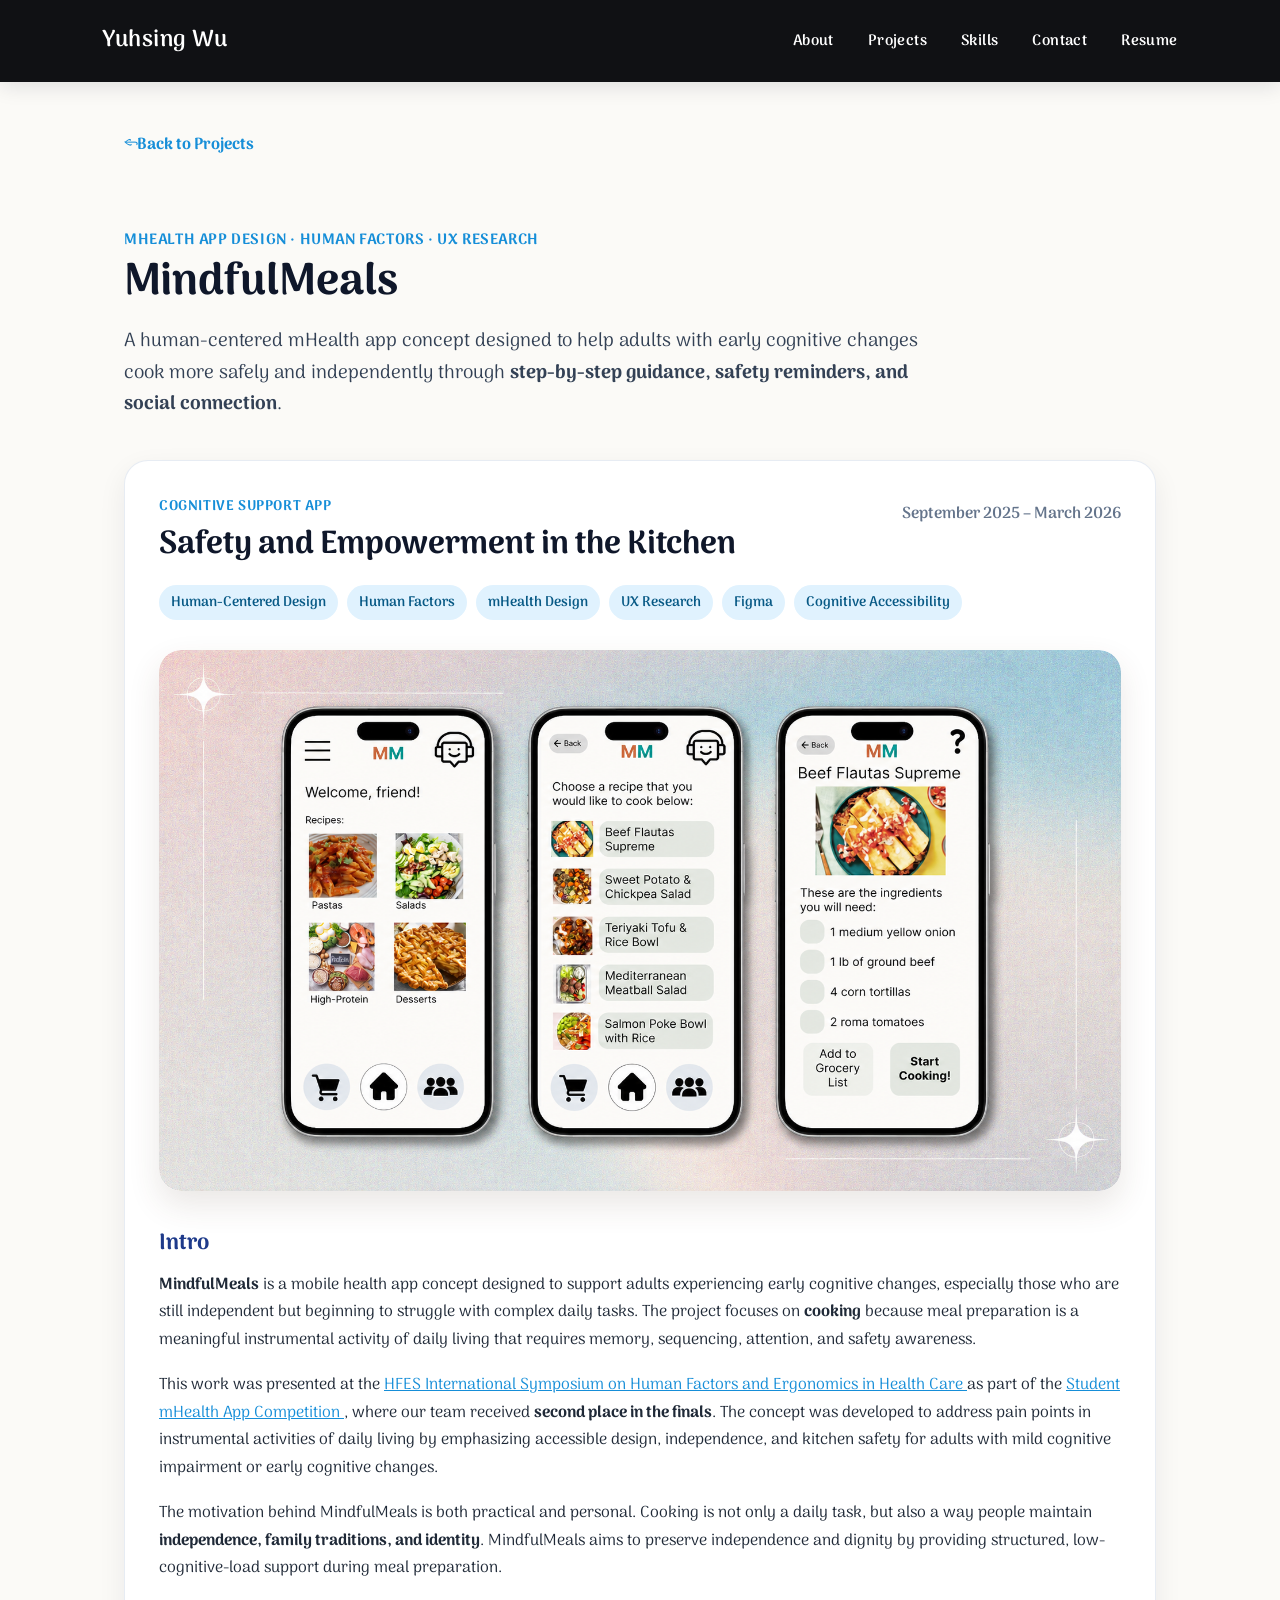
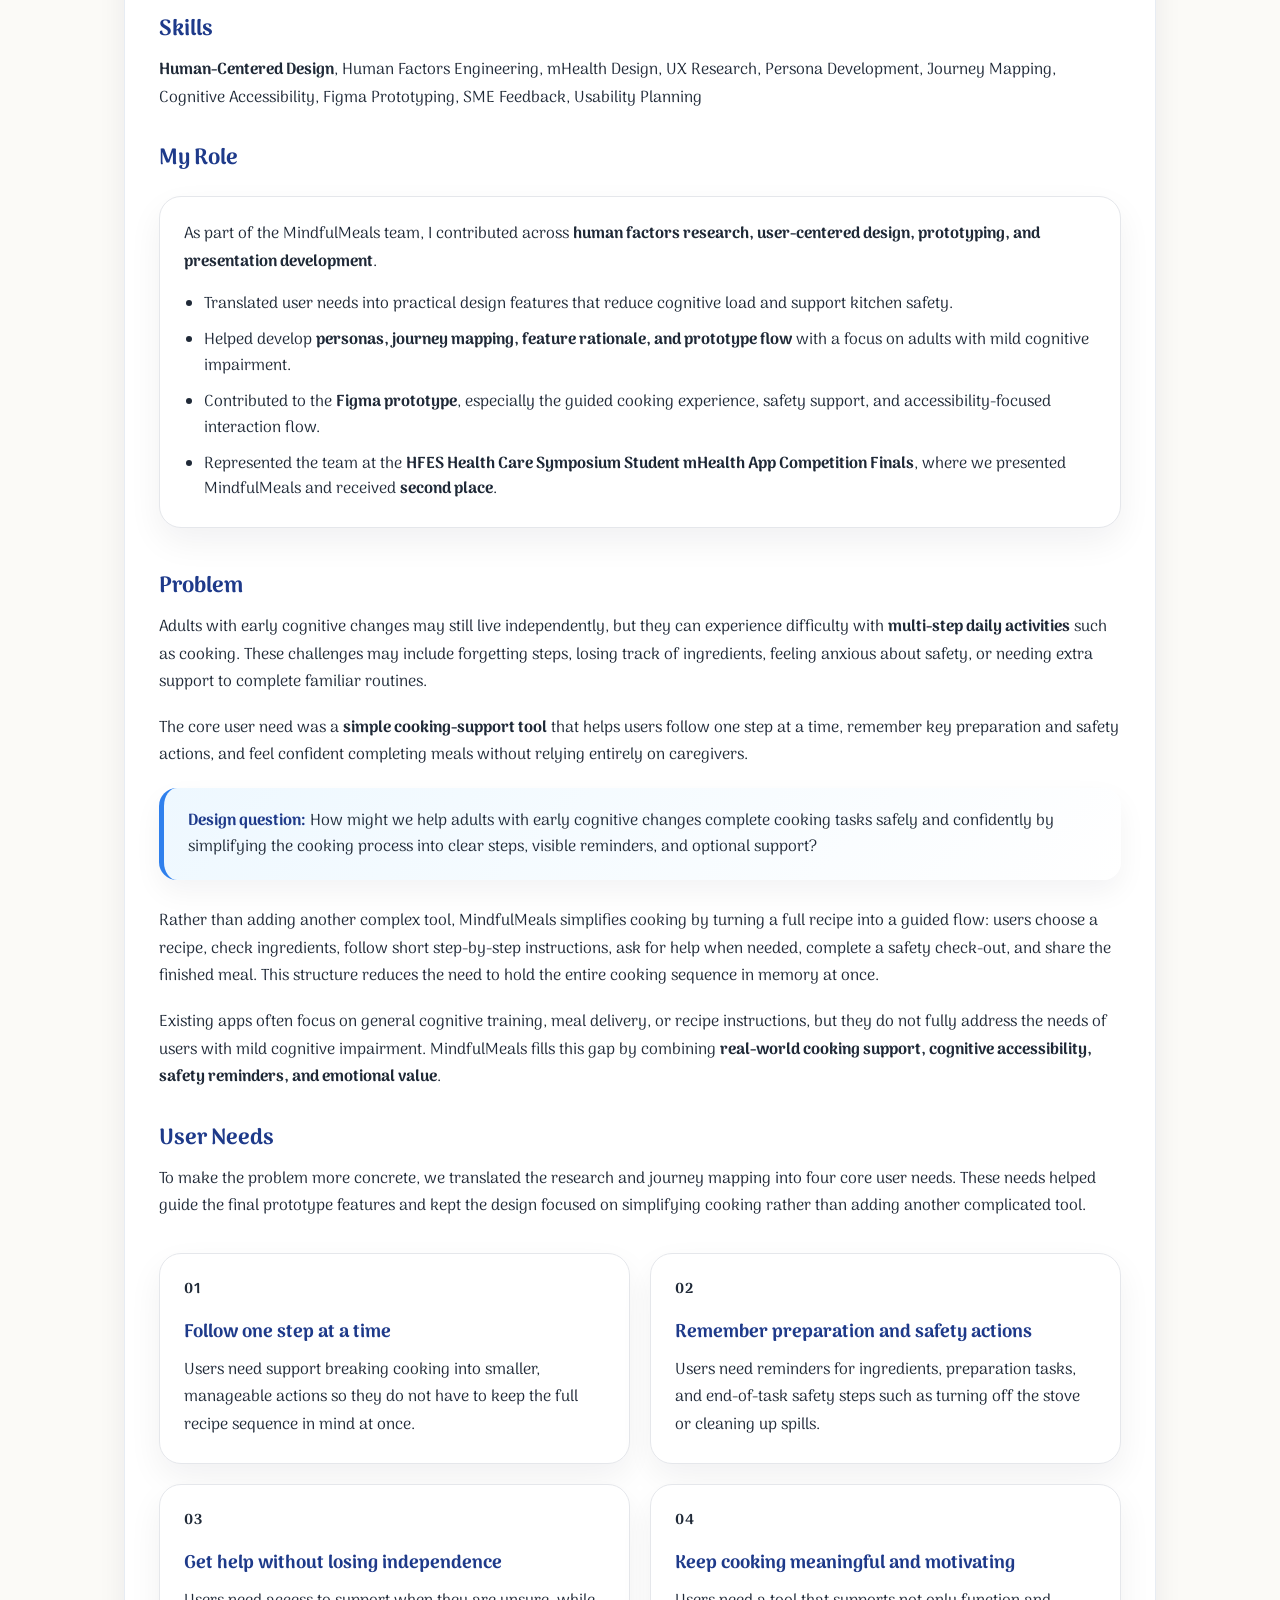
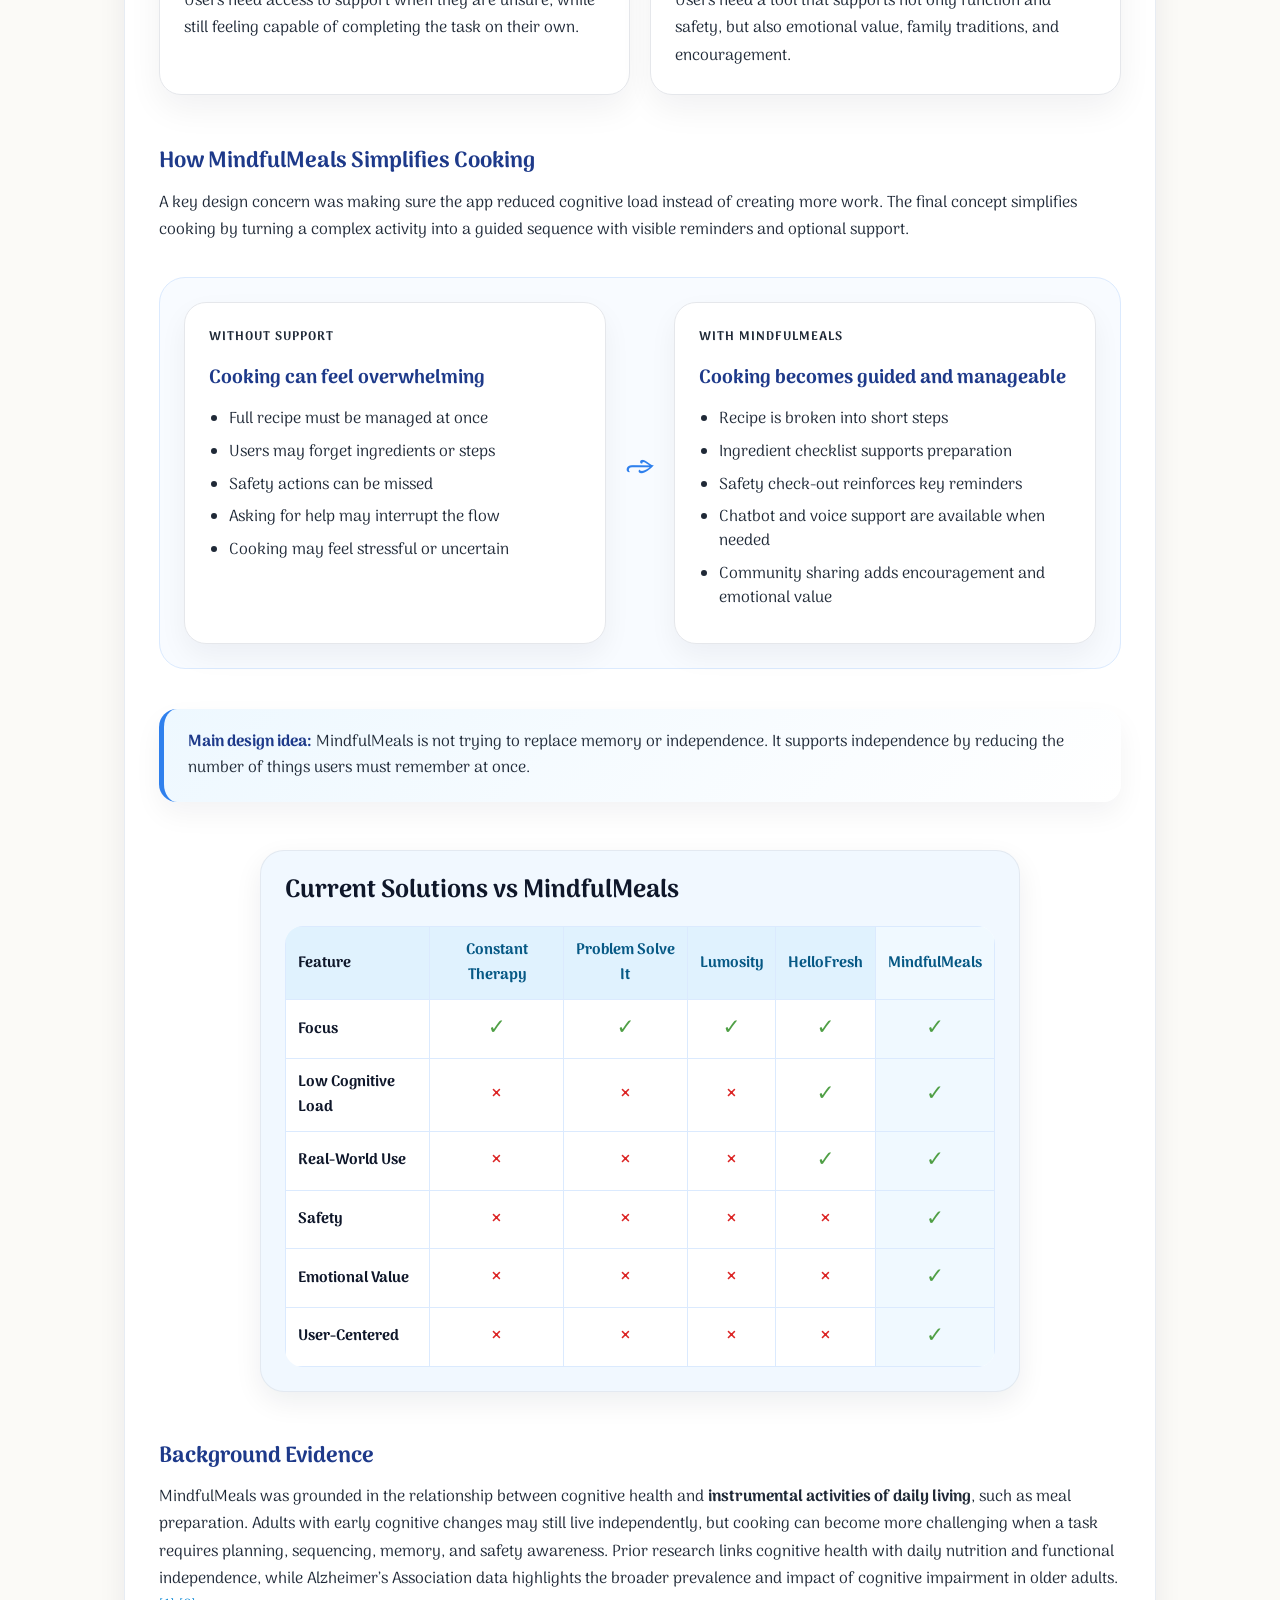
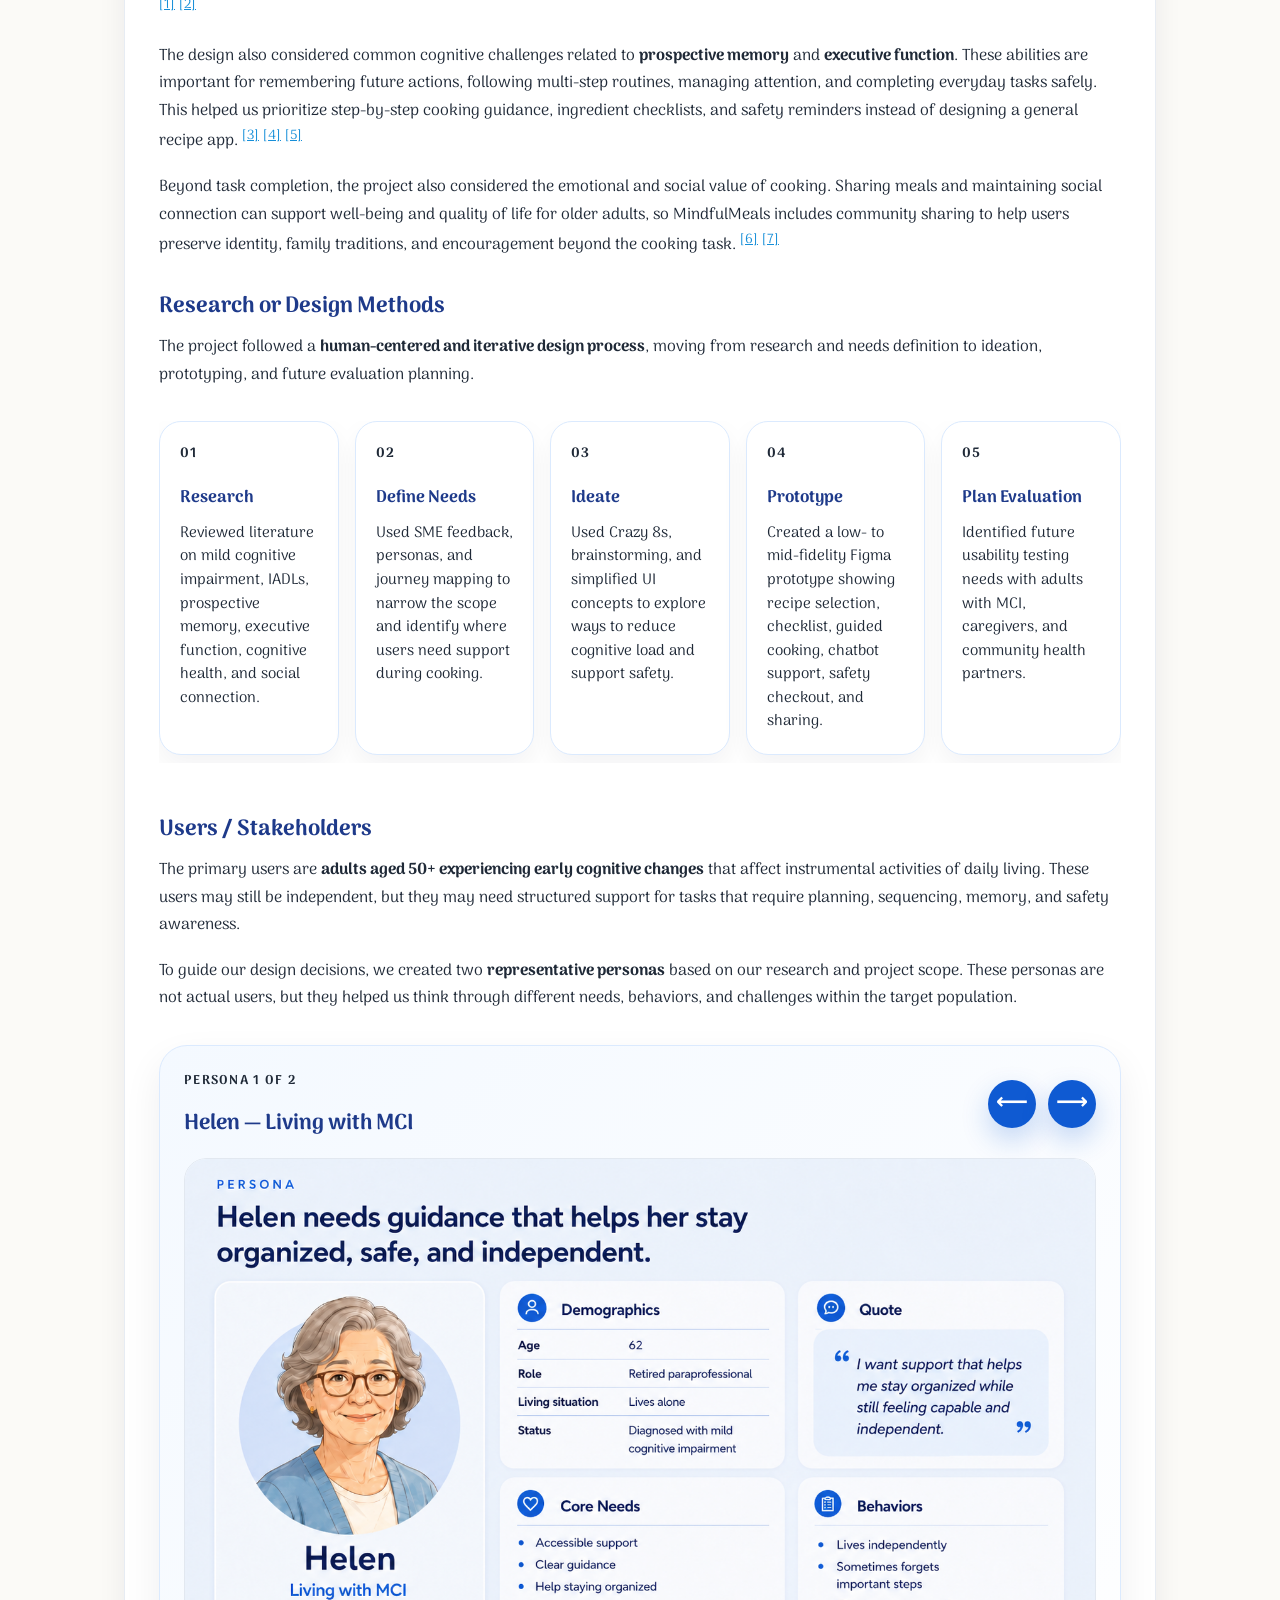
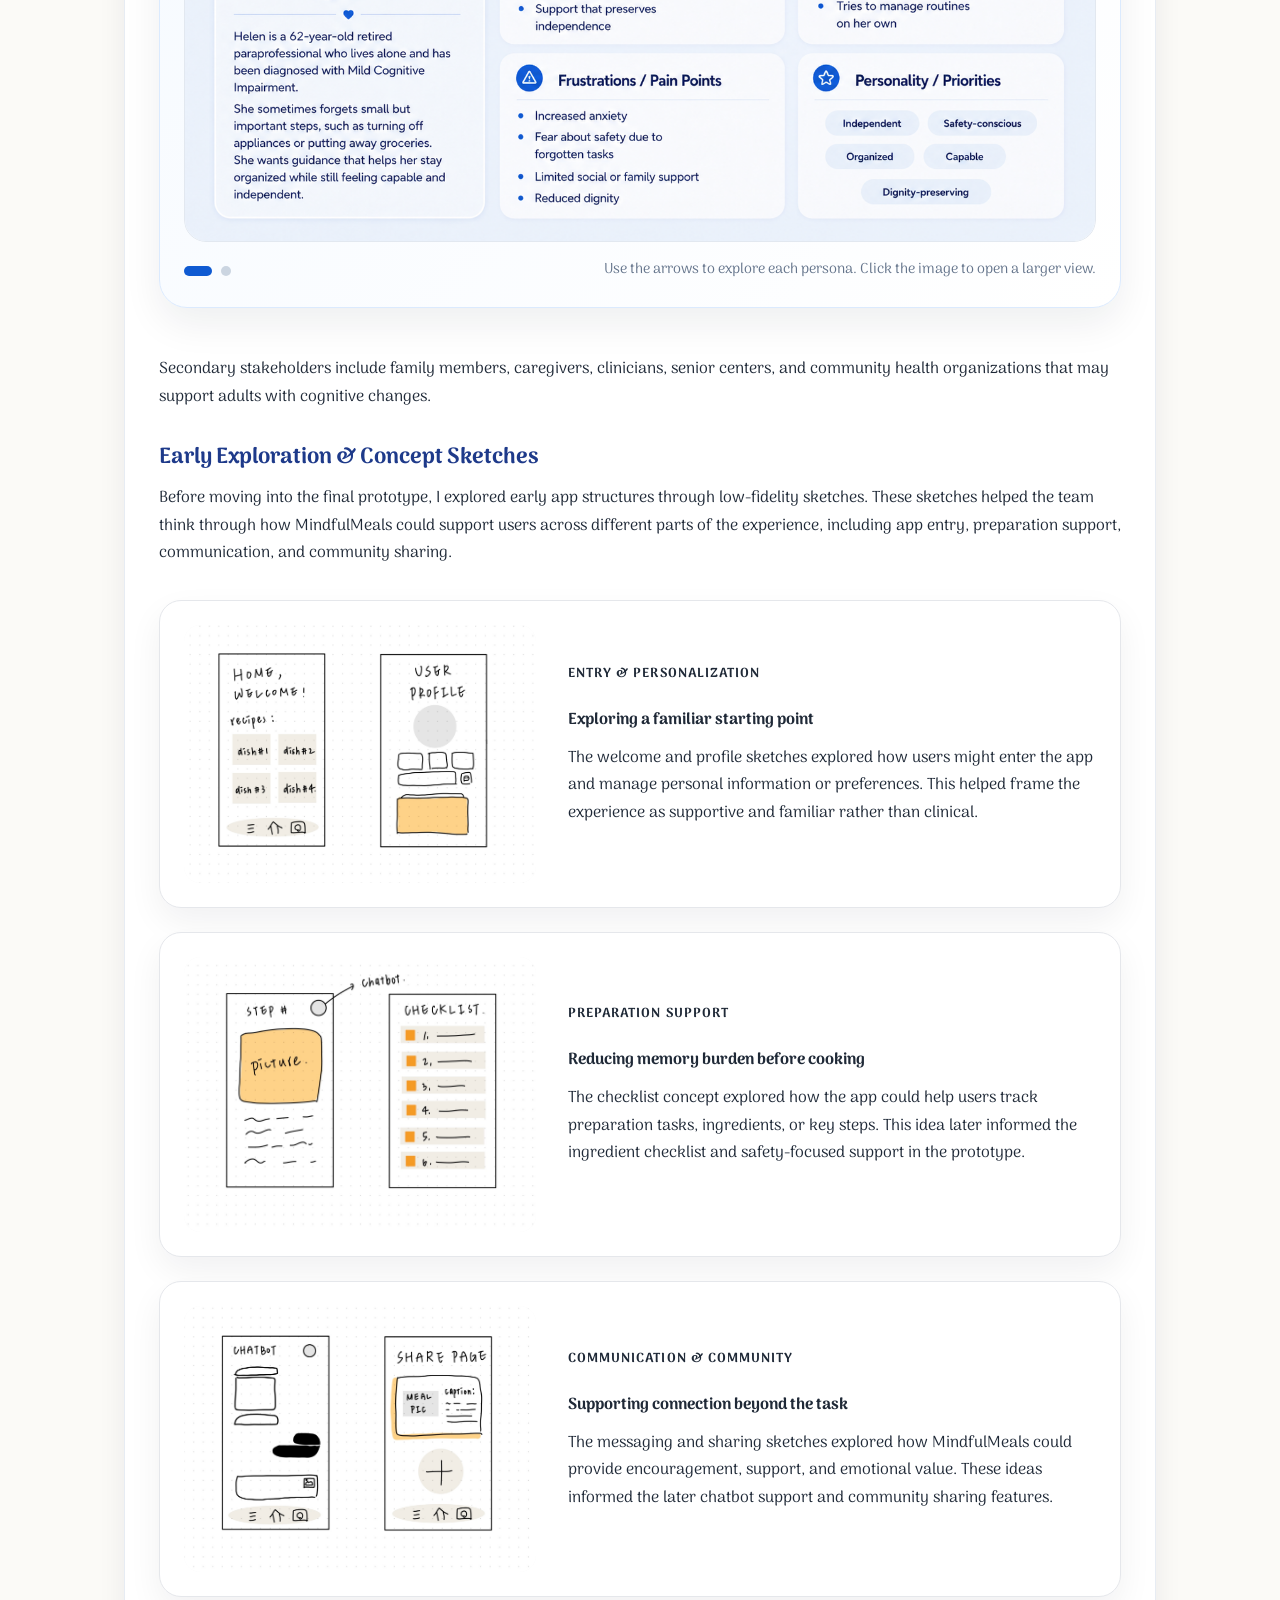
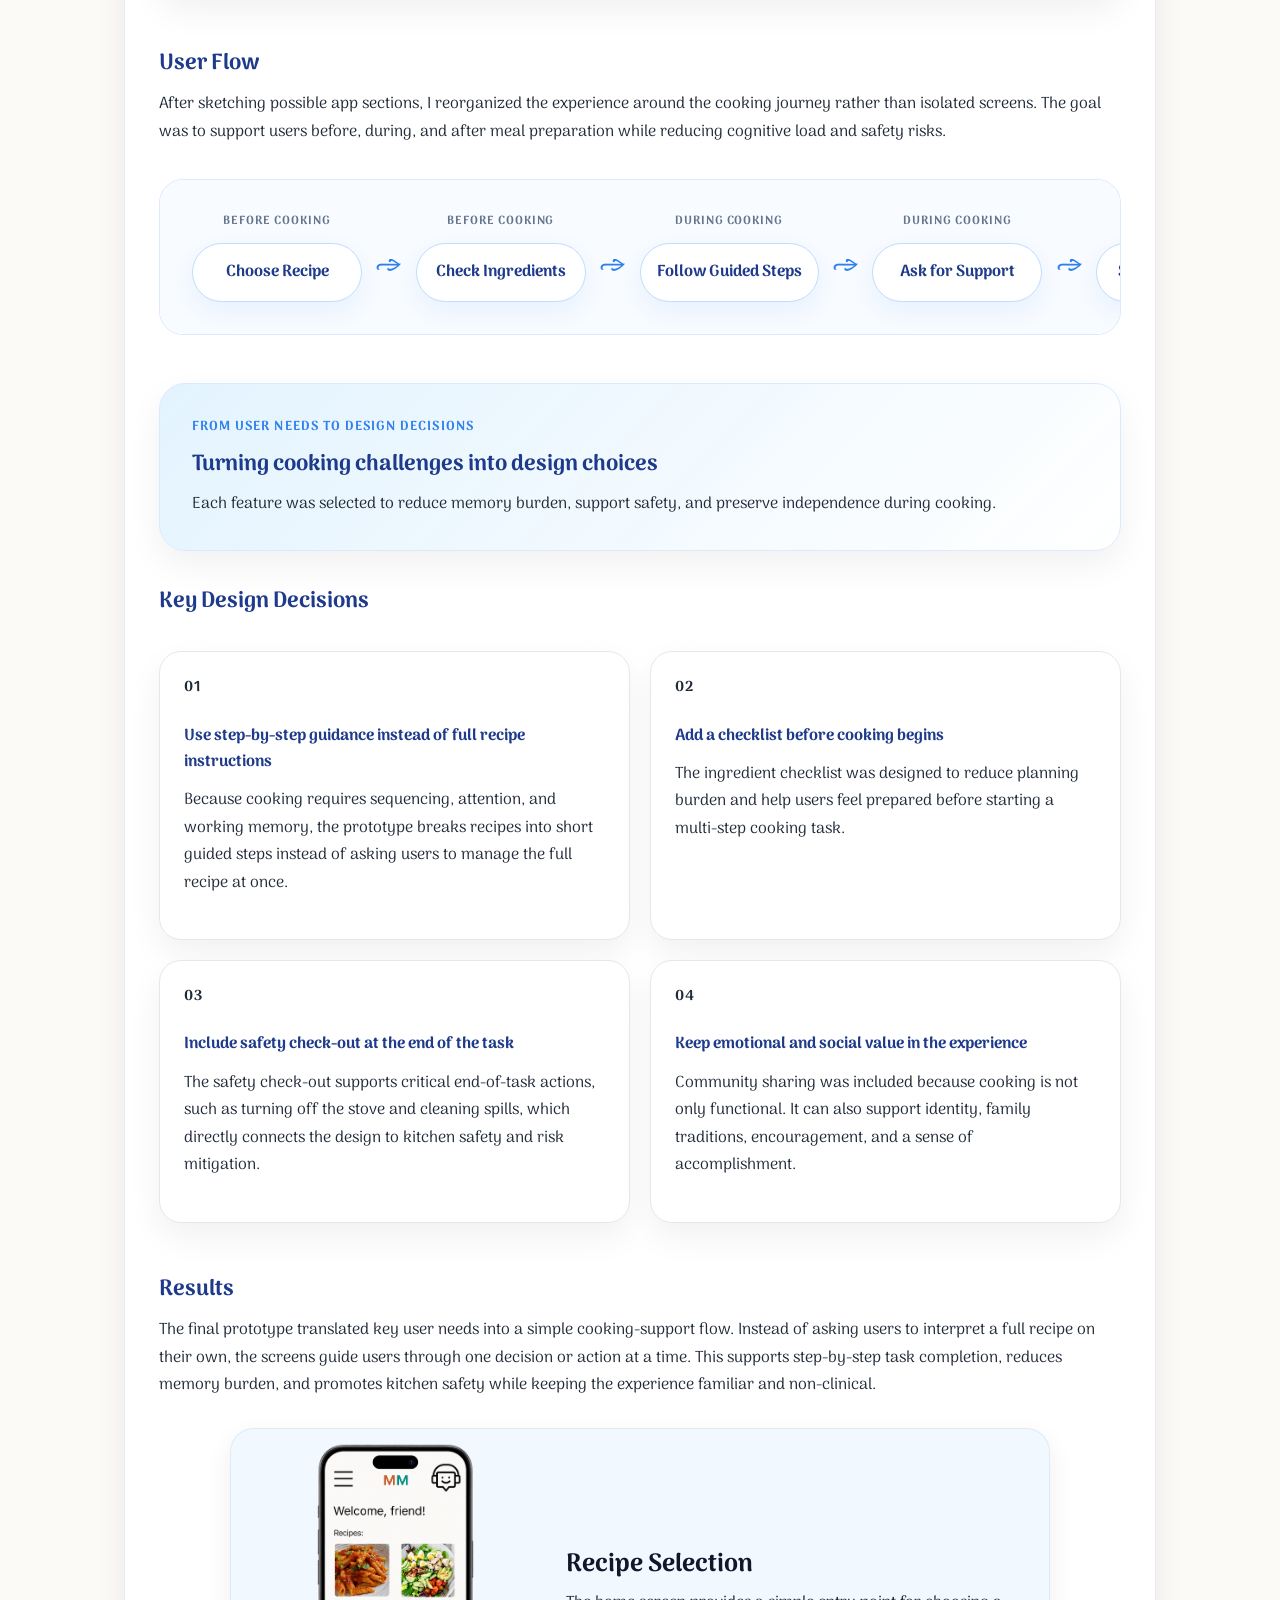
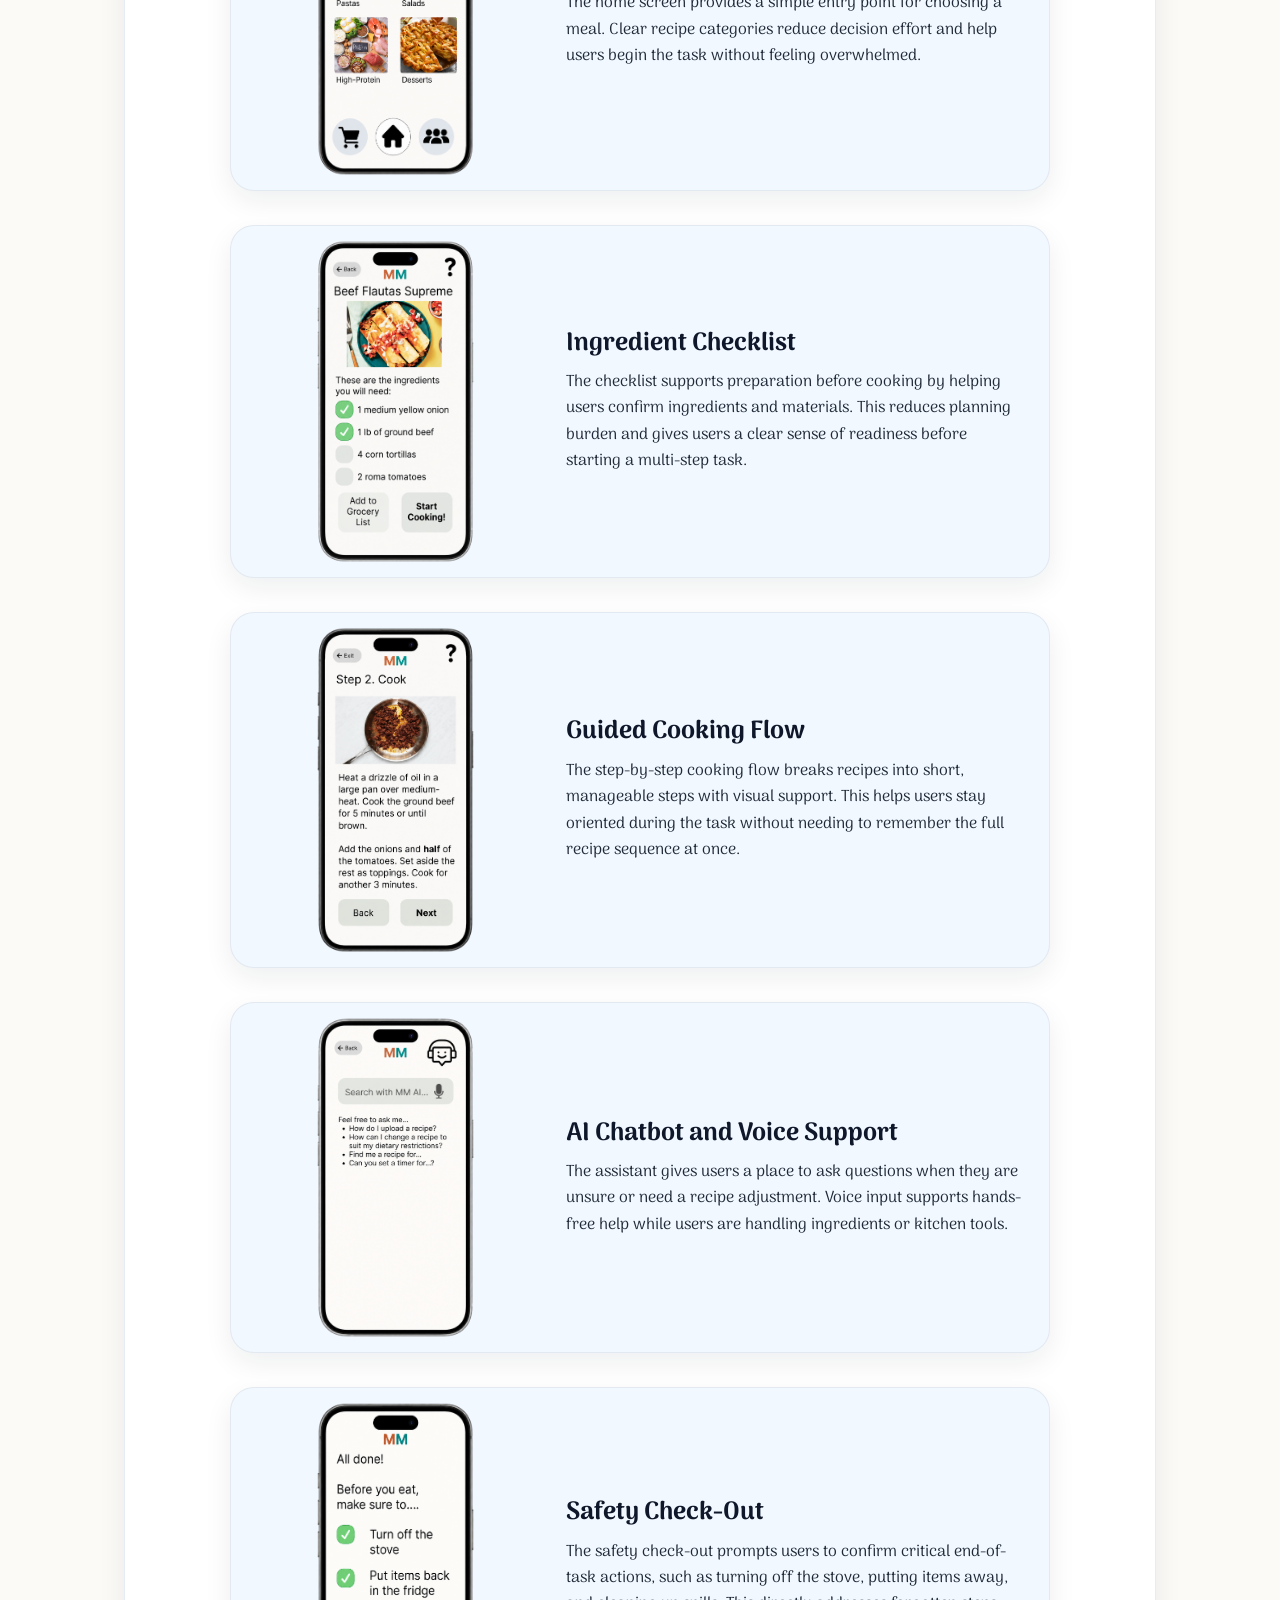
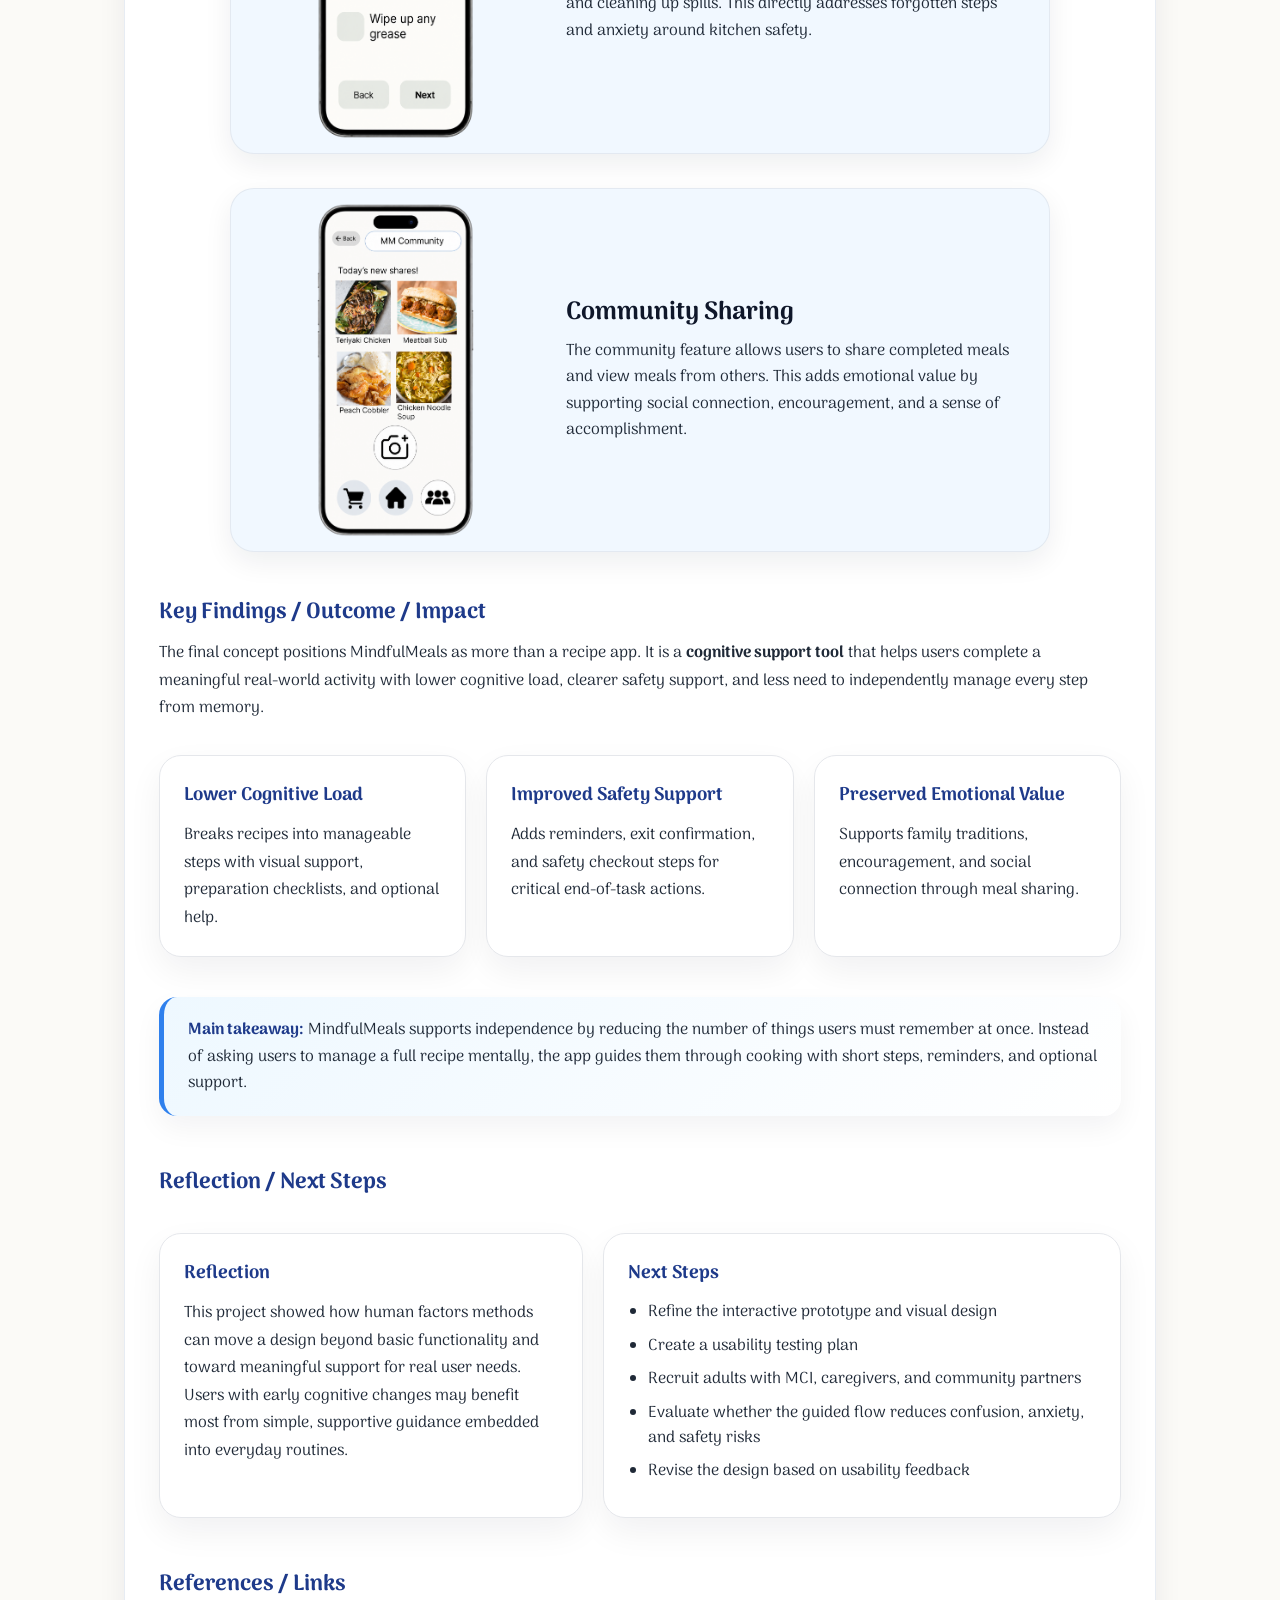
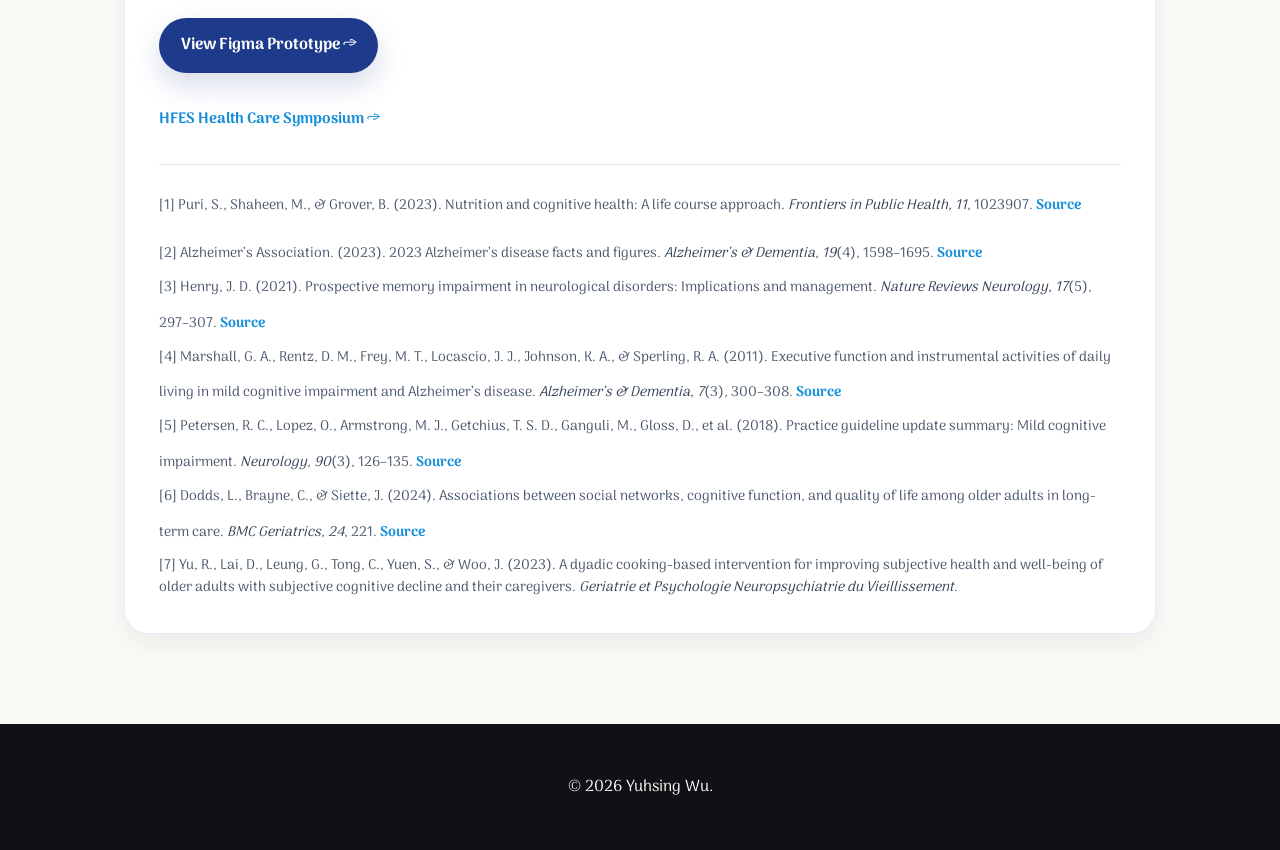
<file: mindfulmeals.html>
<!DOCTYPE html>
<html lang="en">
<head>
  <meta charset="UTF-8" />
  <meta name="viewport" content="width=device-width, initial-scale=1.0" />

  <title>MindfulMeals | Yuhsing Wu</title>

  <link rel="preconnect" href="https://fonts.googleapis.com">
  <link rel="preconnect" href="https://fonts.gstatic.com" crossorigin>
  <link href="https://fonts.googleapis.com/css2?family=Arima:wght@300;400;500;600;700&display=swap" rel="stylesheet">

  <link rel="stylesheet" href="style.css">
</head>

<body>
  <nav class="top-nav">
    <div class="nav-brand">Yuhsing Wu</div>

    <div class="nav-links">
      <a href="index.html#about">About</a>
      <a href="index.html#projects">Projects</a>
      <a href="index.html#skills">Skills</a>
      <a href="index.html#contact">Contact</a>
      <a href="resume.pdf" target="_blank">Resume</a>
    </div>
  </nav>

  <div class="back-link-wrap">
    <a class="text-link" href="index.html#projects">← Back to Projects</a>
  </div>

  <header class="page-hero">
    <p class="section-label">mHealth App Design · Human Factors · UX Research</p>
    <h1>MindfulMeals</h1>

    <p class="hero-description">
      A human-centered mHealth app concept designed to help adults with early cognitive
      changes cook more safely and independently through <strong>step-by-step guidance,
      safety reminders, and social connection</strong>.
    </p>
  </header>

  <main class="hf-projects-section">
    <article class="hf-project-card">
      <div class="project-header">
        <div>
          <p class="project-label">Cognitive Support App</p>
          <h2>Safety and Empowerment in the Kitchen</h2>
        </div>

        <p class="project-timeline">September 2025 – March 2026</p>
      </div>

      <div class="project-meta">
        <span>Human-Centered Design</span>
        <span>Human Factors</span>
        <span>mHealth Design</span>
        <span>UX Research</span>
        <span>Figma</span>
        <span>Cognitive Accessibility</span>
      </div>

      <div class="project-hero-image">
        <img src="MindfulMeals-homepic-wide-16x9.png" alt="MindfulMeals app preview">
      </div>

      <div class="project-content">
        <h3>Intro</h3>

        <p>
          <strong>MindfulMeals</strong> is a mobile health app concept designed to support
          adults experiencing early cognitive changes, especially those who are still
          independent but beginning to struggle with complex daily tasks. The project focuses
          on <strong>cooking</strong> because meal preparation is a meaningful instrumental
          activity of daily living that requires memory, sequencing, attention, and safety
          awareness.
        </p>

        <p>
          This work was presented at the
          <a class="inline-link" href="https://www.hfes.org/Events/Health-Care-Symposium/Health-Care-Symposium-Home" target="_blank">
            HFES International Symposium on Human Factors and Ergonomics in Health Care
          </a>
          as part of the
          <a class="inline-link" href="https://www.hfes.org/Events/Health-Care-Symposium/Student-mHealth-App-Competition" target="_blank">
            Student mHealth App Competition
          </a>,
          where our team received <strong>second place in the finals</strong>. The concept was developed to address pain
          points in instrumental activities of daily living by emphasizing accessible design,
          independence, and kitchen safety for adults with mild cognitive impairment or early
          cognitive changes.
        </p>

        <p>
          The motivation behind MindfulMeals is both practical and personal. Cooking is not
          only a daily task, but also a way people maintain <strong>independence, family
          traditions, and identity</strong>. MindfulMeals aims to preserve independence and
          dignity by providing structured, low-cognitive-load support during meal preparation.
        </p>

        <h3>Skills</h3>

        <p>
          <strong>Human-Centered Design</strong>, Human Factors Engineering, mHealth Design,
          UX Research, Persona Development, Journey Mapping, Cognitive Accessibility, Figma
          Prototyping, SME Feedback, Usability Planning
        </p>

        <h3>My Role</h3>
        
        <div class="role-card">
          <p>
            As part of the MindfulMeals team, I contributed across <strong>human factors research,
            user-centered design, prototyping, and presentation development</strong>.
          </p>
        
          <ul>
            <li>
              Translated user needs into practical design features that reduce cognitive load and
              support kitchen safety.
            </li>
        
            <li>
              Helped develop <strong>personas, journey mapping, feature rationale, and prototype flow</strong>
              with a focus on adults with mild cognitive impairment.
            </li>
        
            <li>
              Contributed to the <strong>Figma prototype</strong>, especially the guided cooking experience,
              safety support, and accessibility-focused interaction flow.
            </li>
        
            <li>
              Represented the team at the <strong>HFES Health Care Symposium Student mHealth App Competition Finals</strong>,
              where we presented MindfulMeals and received <strong>second place</strong>.
            </li>
          </ul>
        </div>

        <h3>Problem</h3>

        <p>
          Adults with early cognitive changes may still live independently, but they can
          experience difficulty with <strong>multi-step daily activities</strong> such as
          cooking. These challenges may include forgetting steps, losing track of ingredients,
          feeling anxious about safety, or needing extra support to complete familiar routines.
        </p>

        <p>
          The core user need was a <strong>simple cooking-support tool</strong> that helps users
          follow one step at a time, remember key preparation and safety actions, and feel
          confident completing meals without relying entirely on caregivers.
        </p>

        <div class="case-study-callout design-question-callout">
          <strong>Design question:</strong> How might we help adults with early cognitive
          changes complete cooking tasks safely and confidently by simplifying the cooking
          process into clear steps, visible reminders, and optional support?
        </div>

        <p>
          Rather than adding another complex tool, MindfulMeals simplifies cooking by turning a
          full recipe into a guided flow: users choose a recipe, check ingredients, follow short
          step-by-step instructions, ask for help when needed, complete a safety check-out, and
          share the finished meal. This structure reduces the need to hold the entire cooking
          sequence in memory at once.
        </p>

        <p>
          Existing apps often focus on general cognitive training, meal delivery, or recipe
          instructions, but they do not fully address the needs of users with mild cognitive
          impairment. MindfulMeals fills this gap by combining <strong>real-world cooking
          support, cognitive accessibility, safety reminders, and emotional value</strong>.
        </p>

        <h3>User Needs</h3>

        <p>
          To make the problem more concrete, we translated the research and journey mapping into
          four core user needs. These needs helped guide the final prototype features and kept the
          design focused on simplifying cooking rather than adding another complicated tool.
        </p>

        <div class="user-needs-grid">
          <div class="user-need-card">
            <p class="need-number">01</p>
            <h4>Follow one step at a time</h4>
            <p>
              Users need support breaking cooking into smaller, manageable actions so they do not
              have to keep the full recipe sequence in mind at once.
            </p>
          </div>

          <div class="user-need-card">
            <p class="need-number">02</p>
            <h4>Remember preparation and safety actions</h4>
            <p>
              Users need reminders for ingredients, preparation tasks, and end-of-task safety steps
              such as turning off the stove or cleaning up spills.
            </p>
          </div>

          <div class="user-need-card">
            <p class="need-number">03</p>
            <h4>Get help without losing independence</h4>
            <p>
              Users need access to support when they are unsure, while still feeling capable of
              completing the task on their own.
            </p>
          </div>

          <div class="user-need-card">
            <p class="need-number">04</p>
            <h4>Keep cooking meaningful and motivating</h4>
            <p>
              Users need a tool that supports not only function and safety, but also emotional value,
              family traditions, and encouragement.
            </p>
          </div>
        </div>

        <h3>How MindfulMeals Simplifies Cooking</h3>

        <p>
          A key design concern was making sure the app reduced cognitive load instead of creating
          more work. The final concept simplifies cooking by turning a complex activity into a
          guided sequence with visible reminders and optional support.
        </p>

        <div class="simplify-comparison">
          <div class="simplify-column simplify-before">
            <p class="simplify-label">Without support</p>
            <h4>Cooking can feel overwhelming</h4>
            <ul>
              <li>Full recipe must be managed at once</li>
              <li>Users may forget ingredients or steps</li>
              <li>Safety actions can be missed</li>
              <li>Asking for help may interrupt the flow</li>
              <li>Cooking may feel stressful or uncertain</li>
            </ul>
          </div>

          <div class="simplify-arrow">→</div>

          <div class="simplify-column simplify-after">
            <p class="simplify-label">With MindfulMeals</p>
            <h4>Cooking becomes guided and manageable</h4>
            <ul>
              <li>Recipe is broken into short steps</li>
              <li>Ingredient checklist supports preparation</li>
              <li>Safety check-out reinforces key reminders</li>
              <li>Chatbot and voice support are available when needed</li>
              <li>Community sharing adds encouragement and emotional value</li>
            </ul>
          </div>
        </div>

        <div class="case-study-callout">
          <strong>Main design idea:</strong> MindfulMeals is not trying to replace memory or
          independence. It supports independence by reducing the number of things users must
          remember at once.
        </div>

        <div class="comparison-table-wrap">
          <h4>Current Solutions vs MindfulMeals</h4>

          <div class="comparison-table-scroll">
            <table class="comparison-table">
              <thead>
                <tr>
                  <th>Feature</th>
                  <th>Constant Therapy</th>
                  <th>Problem Solve It</th>
                  <th>Lumosity</th>
                  <th>HelloFresh</th>
                  <th>MindfulMeals</th>
                </tr>
              </thead>

              <tbody>
                <tr>
                  <td>Focus</td>
                  <td><span class="check">✓</span></td>
                  <td><span class="check">✓</span></td>
                  <td><span class="check">✓</span></td>
                  <td><span class="check">✓</span></td>
                  <td><span class="check">✓</span></td>
                </tr>

                <tr>
                  <td>Low Cognitive Load</td>
                  <td><span class="xmark">×</span></td>
                  <td><span class="xmark">×</span></td>
                  <td><span class="xmark">×</span></td>
                  <td><span class="check">✓</span></td>
                  <td><span class="check">✓</span></td>
                </tr>

                <tr>
                  <td>Real-World Use</td>
                  <td><span class="xmark">×</span></td>
                  <td><span class="xmark">×</span></td>
                  <td><span class="xmark">×</span></td>
                  <td><span class="check">✓</span></td>
                  <td><span class="check">✓</span></td>
                </tr>

                <tr>
                  <td>Safety</td>
                  <td><span class="xmark">×</span></td>
                  <td><span class="xmark">×</span></td>
                  <td><span class="xmark">×</span></td>
                  <td><span class="xmark">×</span></td>
                  <td><span class="check">✓</span></td>
                </tr>

                <tr>
                  <td>Emotional Value</td>
                  <td><span class="xmark">×</span></td>
                  <td><span class="xmark">×</span></td>
                  <td><span class="xmark">×</span></td>
                  <td><span class="xmark">×</span></td>
                  <td><span class="check">✓</span></td>
                </tr>

                <tr>
                  <td>User-Centered</td>
                  <td><span class="xmark">×</span></td>
                  <td><span class="xmark">×</span></td>
                  <td><span class="xmark">×</span></td>
                  <td><span class="xmark">×</span></td>
                  <td><span class="check">✓</span></td>
                </tr>
              </tbody>
            </table>
          </div>
        </div>

        <h3>Background Evidence</h3>

        <p>
          MindfulMeals was grounded in the relationship between cognitive health and
          <strong>instrumental activities of daily living</strong>, such as meal preparation.
          Adults with early cognitive changes may still live independently, but cooking can
          become more challenging when a task requires planning, sequencing, memory, and safety
          awareness. Prior research links cognitive health with daily nutrition and functional
          independence, while Alzheimer’s Association data highlights the broader prevalence and
          impact of cognitive impairment in older adults.
          <sup><a href="#ref-1">[1]</a></sup>
          <sup><a href="#ref-2">[2]</a></sup>
        </p>

        <p>
          The design also considered common cognitive challenges related to
          <strong>prospective memory</strong> and <strong>executive function</strong>. These
          abilities are important for remembering future actions, following multi-step routines,
          managing attention, and completing everyday tasks safely. This helped us prioritize
          step-by-step cooking guidance, ingredient checklists, and safety reminders instead of
          designing a general recipe app.
          <sup><a href="#ref-3">[3]</a></sup>
          <sup><a href="#ref-4">[4]</a></sup>
          <sup><a href="#ref-5">[5]</a></sup>
        </p>

        <p>
          Beyond task completion, the project also considered the emotional and social value of
          cooking. Sharing meals and maintaining social connection can support well-being and
          quality of life for older adults, so MindfulMeals includes community sharing to help
          users preserve identity, family traditions, and encouragement beyond the cooking task.
          <sup><a href="#ref-6">[6]</a></sup>
          <sup><a href="#ref-7">[7]</a></sup>
        </p>

        <h3>Research or Design Methods</h3>

        <p>
          The project followed a <strong>human-centered and iterative design process</strong>,
          moving from research and needs definition to ideation, prototyping, and future
          evaluation planning.
        </p>

        <div class="method-flow-grid">
          <div class="method-flow-card">
            <p class="method-step-number">01</p>
            <h4>Research</h4>
            <p>
              Reviewed literature on mild cognitive impairment, IADLs, prospective memory,
              executive function, cognitive health, and social connection.
            </p>
          </div>

          <div class="method-flow-card">
            <p class="method-step-number">02</p>
            <h4>Define Needs</h4>
            <p>
              Used SME feedback, personas, and journey mapping to narrow the scope and identify
              where users need support during cooking.
            </p>
          </div>

          <div class="method-flow-card">
            <p class="method-step-number">03</p>
            <h4>Ideate</h4>
            <p>
              Used Crazy 8s, brainstorming, and simplified UI concepts to explore ways to reduce
              cognitive load and support safety.
            </p>
          </div>

          <div class="method-flow-card">
            <p class="method-step-number">04</p>
            <h4>Prototype</h4>
            <p>
              Created a low- to mid-fidelity Figma prototype showing recipe selection, checklist,
              guided cooking, chatbot support, safety checkout, and sharing.
            </p>
          </div>

          <div class="method-flow-card">
            <p class="method-step-number">05</p>
            <h4>Plan Evaluation</h4>
            <p>
              Identified future usability testing needs with adults with MCI, caregivers, and
              community health partners.
            </p>
          </div>
        </div>

        <h3>Users / Stakeholders</h3>

        <p>
          The primary users are <strong>adults aged 50+ experiencing early cognitive
          changes</strong> that affect instrumental activities of daily living. These users may
          still be independent, but they may need structured support for tasks that require
          planning, sequencing, memory, and safety awareness.
        </p>

        <p>
          To guide our design decisions, we created two <strong>representative personas</strong> based on our
          research and project scope. These personas are not actual users, but they helped us
          think through different needs, behaviors, and challenges within the target population.
        </p>

        <div class="persona-carousel" aria-label="MindfulMeals personas">
          <div class="persona-carousel-header">
            <div>
              <p class="persona-carousel-label" id="persona-counter">Persona 1 of 2</p>
              <h4 id="persona-name">Helen — Living with MCI</h4>
            </div>
        
            <div class="persona-carousel-controls">
              <button
                class="persona-arrow"
                id="persona-prev"
                type="button"
                aria-label="View previous persona"
              >
                ⟵
              </button>
        
              <button
                class="persona-arrow"
                id="persona-next"
                type="button"
                aria-label="View next persona"
              >
                ⟶
              </button>
            </div>
          </div>
        
          <div class="persona-slides">
            <figure class="persona-slide active" data-name="Helen — Living with MCI">
              <a
                href="assets/images/MindfulMeals/MindfulMeals-persona-1.png"
                target="_blank"
                aria-label="Open Helen persona in a larger view"
              >
                <img
                  src="assets/images/MindfulMeals/MindfulMeals-persona-1.png"
                  alt="Persona profile for Helen, a 62-year-old user living with mild cognitive impairment"
                >
              </a>
            </figure>
        
            <figure class="persona-slide" data-name="Marcus — Early Cognitive Changes">
              <a
                href="assets/images/MindfulMeals/MindfulMeals-persona-2.png"
                target="_blank"
                aria-label="Open Marcus persona in a larger view"
              >
                <img
                  src="assets/images/MindfulMeals/MindfulMeals-persona-2.png"
                  alt="Persona profile for Marcus, a 52-year-old user experiencing early cognitive changes"
                >
              </a>
            </figure>
          </div>
        
          <div class="persona-carousel-footer">
            <div class="persona-dots" aria-label="Choose a persona">
              <button
                class="persona-dot active"
                type="button"
                data-slide="0"
                aria-label="View Helen persona"
                aria-current="true"
              ></button>
        
              <button
                class="persona-dot"
                type="button"
                data-slide="1"
                aria-label="View Marcus persona"
                aria-current="false"
              ></button>
            </div>
        
            <p>Use the arrows to explore each persona. Click the image to open a larger view.</p>
          </div>
        </div>

        <p>
          Secondary stakeholders include family members, caregivers, clinicians, senior centers,
          and community health organizations that may support adults with cognitive changes.
        </p>

        <h3>Early Exploration & Concept Sketches</h3>

        <p>
          Before moving into the final prototype, I explored early app structures through
          low-fidelity sketches. These sketches helped the team think through how MindfulMeals
          could support users across different parts of the experience, including app entry,
          preparation support, communication, and community sharing.
        </p>

        <div class="sketch-ideation-grid">
          <div class="sketch-ideation-card">
            <img
              src="assets/images/MindfulMeals/mindfulmeals-sketch-home.jpg"
              alt="Early sketches of MindfulMeals welcome and profile screens"
            >

            <div>
              <p class="sketch-label">Entry & Personalization</p>
              <h4>Exploring a familiar starting point</h4>
              <p>
                The welcome and profile sketches explored how users might enter the app and
                manage personal information or preferences. This helped frame the experience as
                supportive and familiar rather than clinical.
              </p>
            </div>
          </div>

          <div class="sketch-ideation-card">
            <img
              src="assets/images/MindfulMeals/mindfulmeals-sketch-step.jpg"
              alt="Early sketch of a MindfulMeals checklist screen"
            >

            <div>
              <p class="sketch-label">Preparation Support</p>
              <h4>Reducing memory burden before cooking</h4>
              <p>
                The checklist concept explored how the app could help users track preparation
                tasks, ingredients, or key steps. This idea later informed the ingredient
                checklist and safety-focused support in the prototype.
              </p>
            </div>
          </div>

          <div class="sketch-ideation-card">
            <img
              src="assets/images/MindfulMeals/mindfulmeals-sketch-community.jpg"
              alt="Early sketches of MindfulMeals messaging and community sharing screens"
            >

            <div>
              <p class="sketch-label">Communication & Community</p>
              <h4>Supporting connection beyond the task</h4>
              <p>
                The messaging and sharing sketches explored how MindfulMeals could provide
                encouragement, support, and emotional value. These ideas informed the later
                chatbot support and community sharing features.
              </p>
            </div>
          </div>
        </div>

        <h3>User Flow</h3>

        <p>
          After sketching possible app sections, I reorganized the experience around the cooking
          journey rather than isolated screens. The goal was to support users before, during,
          and after meal preparation while reducing cognitive load and safety risks.
        </p>

        <div class="mindful-flow-sequence" aria-label="MindfulMeals user flow">
          <div class="flow-sequence-step">
            <span class="flow-phase-label">Before cooking</span>
            <div class="flow-step-card">Choose Recipe</div>
          </div>

          <div class="flow-sequence-arrow">→</div>

          <div class="flow-sequence-step">
            <span class="flow-phase-label">Before cooking</span>
            <div class="flow-step-card">Check Ingredients</div>
          </div>

          <div class="flow-sequence-arrow">→</div>

          <div class="flow-sequence-step">
            <span class="flow-phase-label">During cooking</span>
            <div class="flow-step-card">Follow Guided Steps</div>
          </div>

          <div class="flow-sequence-arrow">→</div>

          <div class="flow-sequence-step">
            <span class="flow-phase-label">During cooking</span>
            <div class="flow-step-card">Ask for Support</div>
          </div>

          <div class="flow-sequence-arrow">→</div>

          <div class="flow-sequence-step">
            <span class="flow-phase-label">After cooking</span>
            <div class="flow-step-card">Safety Check-Out</div>
          </div>

          <div class="flow-sequence-arrow">→</div>

          <div class="flow-sequence-step">
            <span class="flow-phase-label">After cooking</span>
            <div class="flow-step-card">Share Meal</div>
          </div>
        </div>

        <div class="case-study-banner">
          <p class="banner-label">From user needs to design decisions</p>
          <h3>Turning cooking challenges into design choices</h3>
          <p>
            Each feature was selected to reduce memory burden, support safety, and preserve
            independence during cooking.
          </p>
        </div>

        <h3>Key Design Decisions</h3>

        <div class="design-decision-grid">
          <div class="design-decision-card">
            <p class="decision-number">01</p>
            <h4>Use step-by-step guidance instead of full recipe instructions</h4>
            <p>
              Because cooking requires sequencing, attention, and working memory, the prototype
              breaks recipes into short guided steps instead of asking users to manage the full
              recipe at once.
            </p>
          </div>

          <div class="design-decision-card">
            <p class="decision-number">02</p>
            <h4>Add a checklist before cooking begins</h4>
            <p>
              The ingredient checklist was designed to reduce planning burden and help users feel
              prepared before starting a multi-step cooking task.
            </p>
          </div>

          <div class="design-decision-card">
            <p class="decision-number">03</p>
            <h4>Include safety check-out at the end of the task</h4>
            <p>
              The safety check-out supports critical end-of-task actions, such as turning off the
              stove and cleaning spills, which directly connects the design to kitchen safety and
              risk mitigation.
            </p>
          </div>

          <div class="design-decision-card">
            <p class="decision-number">04</p>
            <h4>Keep emotional and social value in the experience</h4>
            <p>
              Community sharing was included because cooking is not only functional. It can also
              support identity, family traditions, encouragement, and a sense of accomplishment.
            </p>
          </div>
        </div>

        <h3>Results</h3>

        <p>
          The final prototype translated key user needs into a simple cooking-support flow.
          Instead of asking users to interpret a full recipe on their own, the screens guide users
          through one decision or action at a time. This supports step-by-step task completion,
          reduces memory burden, and promotes kitchen safety while keeping the experience familiar
          and non-clinical.
        </p>

        <div class="mindful-results-showcase">
          <div class="mindful-result-row">
            <div class="mindful-result-phone">
              <img
                src="assets/images/MindfulMeals/mindfulmeals-home-screen.png"
                alt="MindfulMeals home screen with recipe categories"
              >
            </div>

            <div class="mindful-result-text">
              <h4>Recipe Selection</h4>
              <p>
                The home screen provides a simple entry point for choosing a meal. Clear recipe
                categories reduce decision effort and help users begin the task without feeling
                overwhelmed.
              </p>
            </div>
          </div>

          <div class="mindful-result-row">
            <div class="mindful-result-phone">
              <img
                src="assets/images/MindfulMeals/mindfulmeals-ingredient-checklist-screen.png"
                alt="MindfulMeals ingredient checklist screen"
              >
            </div>

            <div class="mindful-result-text">
              <h4>Ingredient Checklist</h4>
              <p>
                The checklist supports preparation before cooking by helping users confirm ingredients
                and materials. This reduces planning burden and gives users a clear sense of readiness
                before starting a multi-step task.
              </p>
            </div>
          </div>

          <div class="mindful-result-row">
            <div class="mindful-result-phone">
              <img
                src="assets/images/MindfulMeals/mindfulmeals-step-2-cook-screen.png"
                alt="MindfulMeals guided cooking step screen"
              >
            </div>

            <div class="mindful-result-text">
              <h4>Guided Cooking Flow</h4>
              <p>
                The step-by-step cooking flow breaks recipes into short, manageable steps with visual support.
                This helps users stay oriented during the task without needing to remember the full
                recipe sequence at once.
              </p>
            </div>
          </div>

          <div class="mindful-result-row">
            <div class="mindful-result-phone">
              <img
                src="assets/images/MindfulMeals/mindfulmeals-ai-chatbot-screen.png"
                alt="MindfulMeals AI chatbot and voice support screen"
              >
            </div>

            <div class="mindful-result-text">
              <h4>AI Chatbot and Voice Support</h4>
              <p>
                The assistant gives users a place to ask questions when they are unsure or need a
                recipe adjustment. Voice input supports hands-free help while users are handling
                ingredients or kitchen tools.
              </p>
            </div>
          </div>

          <div class="mindful-result-row">
            <div class="mindful-result-phone">
              <img
                src="assets/images/MindfulMeals/mindfulmeals-safety-checkout-screen.png"
                alt="MindfulMeals safety checkout screen"
              >
            </div>

            <div class="mindful-result-text">
              <h4>Safety Check-Out</h4>
              <p>
                The safety check-out prompts users to confirm critical end-of-task actions, such as
                turning off the stove, putting items away, and cleaning up spills. This directly
                addresses forgotten steps and anxiety around kitchen safety.
              </p>
            </div>
          </div>

          <div class="mindful-result-row">
            <div class="mindful-result-phone">
              <img
                src="assets/images/MindfulMeals/mindfulmeals-community-screen.png"
                alt="MindfulMeals community sharing screen"
              >
            </div>

            <div class="mindful-result-text">
              <h4>Community Sharing</h4>
              <p>
                The community feature allows users to share completed meals and view meals from others.
                This adds emotional value by supporting social connection, encouragement, and a sense
                of accomplishment.
              </p>
            </div>
          </div>
        </div>

        <h3>Key Findings / Outcome / Impact</h3>

        <p>
          The final concept positions MindfulMeals as more than a recipe app. It is a
          <strong>cognitive support tool</strong> that helps users complete a meaningful
          real-world activity with lower cognitive load, clearer safety support, and less need
          to independently manage every step from memory.
        </p>

        <div class="impact-card-grid">
          <div class="impact-card">
            <h4>Lower Cognitive Load</h4>
            <p>
              Breaks recipes into manageable steps with visual support, preparation checklists,
              and optional help.
            </p>
          </div>

          <div class="impact-card">
            <h4>Improved Safety Support</h4>
            <p>
              Adds reminders, exit confirmation, and safety checkout steps for critical
              end-of-task actions.
            </p>
          </div>

          <div class="impact-card">
            <h4>Preserved Emotional Value</h4>
            <p>
              Supports family traditions, encouragement, and social connection through meal
              sharing.
            </p>
          </div>
        </div>

        <div class="case-study-callout">
          <strong>Main takeaway:</strong> MindfulMeals supports independence by reducing the
          number of things users must remember at once. Instead of asking users to manage a full
          recipe mentally, the app guides them through cooking with short steps, reminders, and
          optional support.
        </div>

        <h3>Reflection / Next Steps</h3>

        <div class="reflection-next-grid">
          <div class="reflection-card">
            <h4>Reflection</h4>
            <p>
              This project showed how human factors methods can move a design beyond basic
              functionality and toward meaningful support for real user needs. Users with early
              cognitive changes may benefit most from simple, supportive guidance embedded into
              everyday routines.
            </p>
          </div>

          <div class="reflection-card">
            <h4>Next Steps</h4>
            <ul>
              <li>Refine the interactive prototype and visual design</li>
              <li>Create a usability testing plan</li>
              <li>Recruit adults with MCI, caregivers, and community partners</li>
              <li>Evaluate whether the guided flow reduces confusion, anxiety, and safety risks</li>
              <li>Revise the design based on usability feedback</li>
            </ul>
          </div>
        </div>

        <h3>References / Links</h3>

        <div class="project-links-list">
          <a
            class="primary-project-link"
            href="https://www.figma.com/proto/JRBCWHxWkK5fDZNvXpJsyU/MindfulMeals-mHealth-App?node-id=0-1&t=4BRfaI2dcxMZIfQt-1"
            target="_blank"
          >
            View Figma Prototype →
          </a>

          <div class="external-reference-links">
            <a
              class="text-link"
              href="https://www.hfes.org/Events/Health-Care-Symposium/Health-Care-Symposium-Home"
              target="_blank"
            >
              HFES Health Care Symposium →
            </a>
          </div>

          <div class="reference-list">
            <p id="ref-1">
              [1] Puri, S., Shaheen, M., & Grover, B. (2023). Nutrition and cognitive health:
              A life course approach. <em>Frontiers in Public Health, 11</em>, 1023907.
              <a class="text-link" href="https://pmc.ncbi.nlm.nih.gov/articles/PMC10083484/" target="_blank">Source</a>
            </p>

            <p id="ref-2">
              [2] Alzheimer’s Association. (2023). 2023 Alzheimer’s disease facts and figures.
              <em>Alzheimer’s & Dementia, 19</em>(4), 1598–1695.
              <a class="text-link" href="https://alz-journals.onlinelibrary.wiley.com/doi/10.1002/alz.13016" target="_blank">Source</a>
            </p>

            <p id="ref-3">
              [3] Henry, J. D. (2021). Prospective memory impairment in neurological disorders:
              Implications and management. <em>Nature Reviews Neurology, 17</em>(5), 297–307.
              <a class="text-link" href="https://doi.org/10.1038/s41582-021-00472-1" target="_blank">Source</a>
            </p>

            <p id="ref-4">
              [4] Marshall, G. A., Rentz, D. M., Frey, M. T., Locascio, J. J., Johnson, K. A.,
              & Sperling, R. A. (2011). Executive function and instrumental activities of daily
              living in mild cognitive impairment and Alzheimer’s disease.
              <em>Alzheimer’s & Dementia, 7</em>(3), 300–308.
              <a class="text-link" href="https://pubmed.ncbi.nlm.nih.gov/21575871/" target="_blank">Source</a>
            </p>

            <p id="ref-5">
              [5] Petersen, R. C., Lopez, O., Armstrong, M. J., Getchius, T. S. D., Ganguli, M.,
              Gloss, D., et al. (2018). Practice guideline update summary: Mild cognitive impairment.
              <em>Neurology, 90</em>(3), 126–135.
              <a class="text-link" href="https://www.neurology.org/doi/pdf/10.1212/WNL.0000000000004826" target="_blank">Source</a>
            </p>

            <p id="ref-6">
              [6] Dodds, L., Brayne, C., & Siette, J. (2024). Associations between social networks,
              cognitive function, and quality of life among older adults in long-term care.
              <em>BMC Geriatrics, 24</em>, 221.
              <a class="text-link" href="https://doi.org/10.1186/s12877-024-04794-9" target="_blank">Source</a>
            </p>

            <p id="ref-7">
              [7] Yu, R., Lai, D., Leung, G., Tong, C., Yuen, S., & Woo, J. (2023). A dyadic
              cooking-based intervention for improving subjective health and well-being of older
              adults with subjective cognitive decline and their caregivers.
              <em>Geriatrie et Psychologie Neuropsychiatrie du Vieillissement</em>.
            </p>
          </div>
        </div>
      </div>
    </article>
  </main>

  <footer>
    <p>© 2026 Yuhsing Wu.</p>
  </footer>
  
  <script>
    document.addEventListener("DOMContentLoaded", function () {
      const slides = document.querySelectorAll(".persona-slide");
      const dots = document.querySelectorAll(".persona-dot");
      const previousButton = document.getElementById("persona-prev");
      const nextButton = document.getElementById("persona-next");
      const counter = document.getElementById("persona-counter");
      const name = document.getElementById("persona-name");
  
      if (
        !slides.length ||
        !previousButton ||
        !nextButton ||
        !counter ||
        !name
      ) {
        return;
      }
  
      let currentSlide = 0;
  
      function showSlide(index) {
        currentSlide = (index + slides.length) % slides.length;
  
        slides.forEach(function (slide, slideIndex) {
          const isActive = slideIndex === currentSlide;
  
          slide.classList.toggle("active", isActive);
          slide.setAttribute("aria-hidden", isActive ? "false" : "true");
        });
  
        dots.forEach(function (dot, dotIndex) {
          const isActive = dotIndex === currentSlide;
  
          dot.classList.toggle("active", isActive);
          dot.setAttribute("aria-current", isActive ? "true" : "false");
        });
  
        counter.textContent =
          "Persona " + (currentSlide + 1) + " of " + slides.length;
  
        name.textContent = slides[currentSlide].dataset.name;
      }
  
      previousButton.addEventListener("click", function () {
        showSlide(currentSlide - 1);
      });
  
      nextButton.addEventListener("click", function () {
        showSlide(currentSlide + 1);
      });
  
      dots.forEach(function (dot) {
        dot.addEventListener("click", function () {
          showSlide(Number(dot.dataset.slide));
        });
      });
  
      document.addEventListener("keydown", function (event) {
        const carousel = document.querySelector(".persona-carousel");
  
        if (!carousel) {
          return;
        }
  
        const carouselPosition = carousel.getBoundingClientRect();
        const carouselIsVisible =
          carouselPosition.top < window.innerHeight &&
          carouselPosition.bottom > 0;
  
        if (!carouselIsVisible) {
          return;
        }
  
        if (event.key === "ArrowLeft") {
          showSlide(currentSlide - 1);
        }
  
        if (event.key === "ArrowRight") {
          showSlide(currentSlide + 1);
        }
      });
  
      showSlide(0);
    });
  </script>
  
  </body>
  </html>
</file>
<file: style.css>
:root {
  --dark: #0f172a;
  --text: #1f2937;
  --muted: #64748b;
  --blue: #168ed8;
  --light-blue: #e0f2fe;
  --cream: #fbfaf7;
  --card: #ffffff;
  --border: #e5e7eb;
}

* {
  box-sizing: border-box;
}

html {
  scroll-behavior: smooth;
}

body {
  margin: 0;
  font-family: "Arima", system-ui, sans-serif;
  line-height: 1.65;
  color: var(--text);
  background-color: var(--cream);
}

.top-nav {
  background-color: #101114;
  padding: 22px 8%;
  display: flex;
  justify-content: space-between;
  align-items: center;
  position: sticky;
  top: 0;
  z-index: 20;
  box-shadow: 0 4px 20px rgba(15, 23, 42, 0.12);
}

.nav-brand {
  color: white;
  font-size: 23px;
  font-weight: 600;
  letter-spacing: 0.5px;
}

.nav-links a {
  margin-left: 30px;
  text-decoration: none;
  color: white;
  font-weight: 600;
  font-size: 15px;
  letter-spacing: 0.4px;
  transition: color 0.2s ease;
}

.nav-links a:hover {
  color: var(--blue);
}


.hero {
  min-height: 66vh;
  padding: 68px 8% 70px;
  display: flex;
  align-items: center;
  justify-content: center;
  text-align: center;
  background:
    radial-gradient(circle at 18% 20%, rgba(187, 224, 245, 0.55), transparent 30%),
    radial-gradient(circle at 82% 65%, rgba(247, 210, 214, 0.55), transparent 34%),
    linear-gradient(180deg, #f7fbff 0%, #eef8ff 52%, #fff4f6 100%);
  position: relative;
  overflow: hidden;
}

.hero::before {
  content: "";
  position: absolute;
  width: 125%;
  height: 220px;
  left: -12%;
  bottom: -105px;
  background: rgba(248, 211, 218, 0.42);
  border-radius: 50% 50% 0 0;
  transform: rotate(-3deg);
}

.hero::after {
  content: "";
  position: absolute;
  width: 115%;
  height: 200px;
  left: -7%;
  bottom: -125px;
  background: rgba(196, 229, 246, 0.42);
  border-radius: 50% 50% 0 0;
  transform: rotate(4deg);
}

.hero-text {
  max-width: 960px;
  margin: 0 auto;
  text-align: center;
  position: relative;
  z-index: 2;
}

.eyebrow {
  color: #20395c;
  font-size: 17px;
  font-weight: 800;
  letter-spacing: 1.8px;
  text-transform: uppercase;
  margin-bottom: 36px;
}

.hero h1 {
  font-size: clamp(4.2rem, 8vw, 7rem);
  line-height: 1.05;
  margin: 18px 0 28px;
  color: var(--dark);
  font-weight: 800;
  letter-spacing: -0.04em;
}

.hero p {
  font-size: clamp(1.15rem, 1.8vw, 1.55rem);
  max-width: 820px;
  color: #334155;
  margin: 0 auto;
  line-height: 1.55;
}

.hero-buttons {
  margin-top: 32px;
  display: flex;
  justify-content: center;
  gap: 16px;
  flex-wrap: wrap;
}

.button {
  display: inline-block;
  padding: 12px 22px;
  background-color: var(--blue);
  color: white;
  text-decoration: none;
  border-radius: 999px;
  font-weight: 700;
  box-shadow: 0 10px 24px rgba(22, 142, 216, 0.25);
  transition: transform 0.2s ease, box-shadow 0.2s ease, background-color 0.2s ease;
}

.button:hover {
  background-color: #0f7fc5;
  transform: translateY(-2px);
  box-shadow: 0 14px 30px rgba(22, 142, 216, 0.32);
}

.button.secondary {
  background-color: white;
  color: var(--dark);
  border: 1px solid var(--border);
  box-shadow: none;
}

.button.secondary:hover {
  background-color: #f8fafc;
  box-shadow: 0 10px 24px rgba(15, 23, 42, 0.08);
}

.hero-image {
  position: relative;
  display: flex;
  justify-content: center;
}

.profile-photo {
  position: relative;
  z-index: 1;
  width: 100%;
  max-width: 380px;
  height: 460px;
  object-fit: cover;
  object-position: center top;
  display: block;
  border-radius: 32px;
  box-shadow: 0 18px 45px rgba(15, 23, 42, 0.18);
  border: 6px solid white;
}

section {
  max-width: 1080px;
  margin: 70px auto;
  padding: 0 24px;
  scroll-margin-top: 110px;
}

.section-label {
  color: var(--blue);
  font-weight: 700;
  letter-spacing: 0.6px;
  text-transform: uppercase;
  font-size: 15px;
  margin-bottom: 6px;
}

h2 {
  color: var(--dark);
  font-size: 34px;
  line-height: 1.2;
  margin: 0 0 24px;
}

.card {
  background: var(--card);
  padding: 28px;
  margin: 22px 0;
  border-radius: 22px;
  box-shadow: 0 10px 28px rgba(15, 23, 42, 0.07);
  border: 1px solid rgba(226, 232, 240, 0.8);
}

.card h3 {
  margin-top: 0;
  color: #1e3a8a;
  font-size: 24px;
  line-height: 1.25;
}

.card h3 a {
  color: #1e3a8a;
  text-decoration: none;
}

.card h3 a:hover {
  color: var(--blue);
}

.project-card {
  overflow: hidden;
  transition: transform 0.2s ease, box-shadow 0.2s ease;
}

.project-card:hover {
  transform: translateY(-4px);
  box-shadow: 0 16px 36px rgba(15, 23, 42, 0.11);
}

/* Homepage project tags */
.project-tags {
  margin: 1rem 0 1.25rem;
}

.tag {
  display: inline-block;
  background-color: var(--light-blue);
  color: #075985;
  padding: 6px 12px;
  border-radius: 999px;
  font-size: 14px;
  font-weight: 600;
  margin: 5px 5px 5px 0;
}

/* Homepage featured project layout */
.featured-project-card {
  padding: 28px;
}

.project-tags {
  margin: 1rem 0 1.5rem;
}

.project-preview-layout {
  display: grid;
  grid-template-columns: 1.35fr 0.9fr;
  gap: 28px;
  align-items: start;
}

.project-home-image {
  width: 100%;
  height: 310px;
  display: block;
  border-radius: 18px;
  object-fit: cover;
  object-position: center;
  box-shadow: 0 8px 24px rgba(15, 23, 42, 0.08);
}

.project-preview-text p:first-child {
  margin-top: 0;
}

.project-preview-text p {
  margin-bottom: 16px;
}

.project-preview-text .project-link {
  margin-top: 8px;
}

/* Mobile: stack image above text */
@media (max-width: 850px) {
  .project-preview-layout {
    grid-template-columns: 1fr;
    gap: 20px;
  }

  .project-home-image {
    height: auto;
  }
}

.project-link {
  display: inline-block;
  margin-top: 18px;
  font-weight: 700;
  text-decoration: none;
  color: var(--blue);
}

.project-link:hover {
  text-decoration: underline;
}

.projects-grid {
  display: grid;
  grid-template-columns: 1fr;
  gap: 22px;
}

.skills-grid {
  display: grid;
  grid-template-columns: repeat(auto-fit, minmax(230px, 1fr));
  gap: 20px;
}

.skill-box {
  background: white;
  padding: 24px;
  border-radius: 22px;
  box-shadow: 0 10px 28px rgba(15, 23, 42, 0.07);
  border: 1px solid rgba(226, 232, 240, 0.8);
}

.skill-box h3 {
  margin-top: 0;
  margin-bottom: 18px;
  color: #1e3a8a;
  font-size: 21px;
}

.contact-card a {
  font-weight: 600;
}

footer {
  text-align: center;
  padding: 34px 20px;
  background-color: #101114;
  color: white;
  margin-top: 70px;
}

a {
  color: var(--blue);
}

/* Button wrapper for additional human factors work */
.more-projects-button-wrap {
  text-align: center;
  margin-top: 32px;
}

/* Additional Human Factors Work Page */

.page-hero {
  max-width: 1080px;
  margin: 70px auto 40px;
  padding: 0 24px;
}

.page-hero h1 {
  font-size: 44px;
  line-height: 1.12;
  margin: 0 0 18px;
  color: var(--dark);
}

.hero-description {
  max-width: 820px;
  font-size: 19px;
  color: #334155;
  margin: 0;
}

.hf-button {
  font-size: 20px;
  padding: 18px 30px;
  min-width: 340px;
  text-align: center;
}

.hf-projects-section {
  max-width: 1080px;
  margin: 40px auto 90px;
  padding: 0 24px;
  display: flex;
  flex-direction: column;
  gap: 34px;
}

.hf-project-card {
  background: var(--card);
  padding: 34px;
  border-radius: 24px;
  box-shadow: 0 10px 28px rgba(15, 23, 42, 0.07);
  border: 1px solid rgba(226, 232, 240, 0.8);
}

.project-header {
  display: flex;
  justify-content: space-between;
  gap: 24px;
  align-items: flex-start;
  margin-bottom: 20px;
}

.project-label {
  color: var(--blue);
  font-weight: 700;
  letter-spacing: 0.6px;
  text-transform: uppercase;
  font-size: 14px;
  margin: 0 0 8px;
}

.project-header h2 {
  font-size: 32px;
  margin: 0;
  color: var(--dark);
}

.project-timeline {
  color: var(--muted);
  font-weight: 600;
  white-space: nowrap;
  margin: 6px 0 0;
}

.project-meta {
  display: flex;
  flex-wrap: wrap;
  gap: 9px;
  margin: 18px 0 30px;
}

.project-meta span {
  display: inline-block;
  background-color: var(--light-blue);
  color: #075985;
  padding: 6px 12px;
  border-radius: 999px;
  font-size: 14px;
  font-weight: 600;
}

.project-content h3 {
  margin-top: 28px;
  margin-bottom: 10px;
  color: #1e3a8a;
  font-size: 22px;
}

.project-content p {
  color: var(--text);
  line-height: 1.72;
  margin: 0 0 18px;
}

mark {
  background: #fff2a8;
  color: inherit;
  padding: 0 4px;
  border-radius: 4px;
}

.text-link {
  display: inline-block;
  margin-top: 14px;
  font-weight: 700;
  text-decoration: none;
  color: var(--blue);
}

.text-link:hover {
  text-decoration: underline;
}

.back-link-wrap {
  max-width: 1080px;
  margin: 36px auto 0;
  padding: 0 24px;
}

/* ===== Hospital LOS Gallery ===== */

#los-gallery {
  width: 100%;
  max-width: 100%;
  margin: 30px 0 42px;
}

#los-gallery figure {
  margin: 0;
}

/* Rough sketches side by side */
#los-gallery .los-rough-row {
  display: grid;
  grid-template-columns: repeat(2, minmax(0, 1fr));
  gap: 24px;
  width: 100%;
  margin: 28px 0 14px;
  align-items: start;
}

#los-gallery .los-rough-card {
  width: 100%;
}

#los-gallery .los-rough-card img {
  width: 100%;
  height: 320px;
  object-fit: contain;
  object-position: center;
  display: block;
  background: #ffffff;
  border: 1px solid var(--border);
  border-radius: 18px;
  padding: 12px;
}

/* Midpoint + Final prototypes controlled size */
#los-gallery .los-single-image {
  margin-top: 36px;
}

#los-gallery .los-single-image img {
  width: 100%;
  max-width: 100%;
  height: 430px;
  object-fit: contain;
  object-position: center;
  display: block;
  background: #ffffff;
  border: 1px solid var(--border);
  border-radius: 18px;
  padding: 12px;
}

/* Captions */
#los-gallery .los-gallery-caption,
#los-gallery figcaption {
  font-size: 0.95rem;
  line-height: 1.6;
  color: #475569;
  margin-top: 12px;
}

/* ================================
   Project Detail Page Styling
   Used for MindfulMeals / Gait / LOS pages
================================ */

.project-page {
  max-width: 1080px;
  margin: 0 auto;
  padding: 120px 24px 72px;
}

.back-link {
  display: inline-block;
  margin-bottom: 52px;
  color: #0077b6;
  font-size: 0.95rem;
  text-decoration: none;
}

.back-link:hover {
  text-decoration: underline;
}

.project-hero {
  margin-bottom: 64px;
}

.project-hero h1 {
  max-width: 900px;
  margin-bottom: 24px;
  color: #0f172a;
  font-size: clamp(2.1rem, 4vw, 3.4rem);
  line-height: 1.1;
  letter-spacing: 0.01em;
}

.project-summary {
  max-width: 900px;
  margin-bottom: 40px;
  color: #334155;
  font-size: 1.1rem;
  line-height: 1.8;
}

.project-meta-card {
  background: #f8fafc;
  border: 1px solid #e2e8f0;
  border-radius: 24px;
  padding: 32px;
  margin-top: 32px;
  box-shadow: 0 18px 45px rgba(15, 23, 42, 0.06);
}

.project-type {
  margin-bottom: 12px;
  color: #64748b;
  font-size: 0.78rem;
  font-weight: 700;
  letter-spacing: 0.12em;
  text-transform: uppercase;
}

.project-meta-card h2 {
  margin-bottom: 14px;
  color: #0f172a;
  font-size: clamp(1.6rem, 3vw, 2.4rem);
  line-height: 1.2;
}

.project-meta-card p {
  color: #475569;
  font-size: 1rem;
  line-height: 1.7;
}

.tag-list {
  display: flex;
  flex-wrap: wrap;
  gap: 10px;
  margin-top: 22px;
}

.tag-list span {
  display: inline-flex;
  align-items: center;
  padding: 8px 14px;
  background: #ffffff;
  border: 1px solid #dbeafe;
  border-radius: 999px;
  color: #1e40af;
  font-size: 0.86rem;
  font-weight: 600;
}

.project-section {
  margin-bottom: 56px;
}

.project-section h2 {
  margin-bottom: 18px;
  color: #0f172a;
  font-size: clamp(1.55rem, 3vw, 2.2rem);
  line-height: 1.25;
}

.project-section p {
  max-width: 900px;
  margin-bottom: 18px;
  color: #334155;
  font-size: 1.03rem;
  line-height: 1.85;
}

.project-section strong {
  color: #0f172a;
  font-weight: 700;
}

/* Mobile */
@media (max-width: 850px) {
  .top-nav {
    flex-direction: column;
    gap: 12px;
    padding: 18px 20px;
  }

  .nav-links {
    text-align: center;
  }

  .nav-links a {
    margin: 0 8px;
    font-size: 14px;
  }

  .hero {
  min-height: 64vh;
  padding: 64px 24px 72px;
}

.hero-text {
  text-align: center;
}

.hero h1 {
  font-size: clamp(3rem, 14vw, 4.8rem);
}

.hero p {
  font-size: 18px;
  margin-left: auto;
  margin-right: auto;
}

.hero-buttons {
  justify-content: center;
}

  section {
    margin: 55px auto;
  }

  .skill-box ul {
    margin: 0;
    padding-left: 22px;
  }

  .skill-box li {
    margin-bottom: 6px;
    line-height: 1.35;
  }

  .page-hero h1 {
    font-size: 36px;
  }

  .hero-description {
    font-size: 17px;
  }

  .project-header {
    flex-direction: column;
    gap: 8px;
  }

  .project-timeline {
    white-space: normal;
  }

  .hf-project-card {
    padding: 26px;
  }

  .project-header h2 {
    font-size: 28px;
  }

  #los-gallery .los-rough-row {
    grid-template-columns: 1fr;
  }

  #los-gallery .los-rough-card img,
  #los-gallery .los-single-image img {
    height: auto;
  }

  .project-page {
    padding: 96px 20px 56px;
  }

  .project-meta-card {
    padding: 24px;
  }

  .project-summary,
  .project-section p {
    font-size: 1rem;
  }

  .project-home-image {
    max-width: 100%;
    height: auto;
    max-height: 360px;
  }
}

/* ===== LOS Results Gallery ===== */

.los-results-gallery {
  display: grid;
  grid-template-columns: repeat(2, minmax(0, 1fr));
  gap: 24px;
  max-width: 760px;
  margin: 28px auto 42px;
}

.los-result-card {
  margin: 0;
}

.los-result-card img {
  width: 100%;
  max-height: 300px;
  object-fit: contain;
  object-position: center;
  display: block;
  background: #ffffff;
  border: 1px solid var(--border);
  border-radius: 16px;
  padding: 10px;
  box-shadow: 0 8px 22px rgba(15, 23, 42, 0.08);
}

.los-result-card figcaption {
  margin-top: 10px;
  font-size: 0.92rem;
  line-height: 1.55;
  color: #475569;
}

.los-result-wide {
  grid-column: 1 / -1;
  max-width: 560px;
  margin: 0 auto;
}

.los-result-wide img {
  max-height: 300px;
}

@media (max-width: 768px) {
  .los-results-gallery {
    grid-template-columns: 1fr;
    max-width: 100%;
  }

  .los-result-card img,
  .los-result-wide img {
    max-height: none;
  }

  .los-result-wide {
    max-width: 100%;
  }
}

/* MindfulMeals image inside white project card */
.hf-project-card .project-hero-image {
  display: block;
  width: 100% !important;
  max-width: none !important;
  margin: 10px 0 34px !important;
  border-radius: 22px;
  overflow: hidden;
  box-shadow: 0 14px 32px rgba(80, 60, 40, 0.12);
}

.hf-project-card .project-hero-image img {
  display: block;
  width: 100% !important;
  max-width: none !important;
  height: auto !important;
  border-radius: 22px;
}

@media (max-width: 768px) {
  .project-hero-image {
    width: 100%;
    max-width: 100%;
  }
}

/* ===== MindfulMeals Persona Gallery ===== */

.persona-gallery {
  display: grid;
  grid-template-columns: 1fr;
  gap: 42px;
  margin: 28px 0 32px;
}

.persona-figure {
  margin: 0;
}

.persona-figure img {
  width: 76%;
  margin: 0 auto;
  display: block;
  border-radius: 20px;
  border: 1px solid var(--border);
  box-shadow: 0 10px 28px rgba(15, 23, 42, 0.08);
  background: #ffffff;
}

.persona-figure figcaption {
  margin-top: 10px;
  font-size: 0.95rem;
  line-height: 1.5;
  color: #475569;
}

/* ===== MindfulMeals Results Showcase ===== */

.mindful-results-showcase {
  display: flex;
  flex-direction: column;
  gap: 34px;
  margin: 28px 0 42px;
}

.mindful-result-row {
  display: grid;
  grid-template-columns: 0.75fr 1.25fr;
  gap: 34px;
  align-items: center;
  max-width: 820px;
  width: 100%;
  margin: 0 auto;
  padding: 14px 28px;
  background: #f1f8ff;
  border: 1px solid rgba(226, 232, 240, 0.9);
  border-radius: 24px;
  box-shadow: 0 10px 28px rgba(15, 23, 42, 0.07);
}

.mindful-result-phone {
  display: flex;
  justify-content: center;
  align-items: center;
}

.mindful-result-phone img {
  width: 58%;
  max-width: 175px;
  height: auto;
  display: block;
}

.mindful-result-text h4 {
  margin: 0 0 10px;
  color: #0f172a;
  font-size: 25px;
  line-height: 1.25;
}

.mindful-result-text p {
  margin: 0;
  color: var(--text);
  line-height: 1.65;
}

@media (max-width: 768px) {
  .mindful-result-row {
    grid-template-columns: 1fr;
    gap: 20px;
    padding: 22px;
  }

  .mindful-result-phone img {
    width: 62%;
    max-width: 230px;
  }
}

/* ===== MindfulMeals Comparison Table ===== */

.comparison-table-wrap {
  max-width: 760px;
  width: 86%;
  margin: 34px auto 46px;
  padding: 24px;
  background: #f1f8ff;
  border: 1px solid rgba(226, 232, 240, 0.9);
  border-radius: 24px;
  box-shadow: 0 10px 28px rgba(15, 23, 42, 0.07);
}

.comparison-table-wrap h4 {
  margin: 0 0 20px;
  color: #0f172a;
  font-size: 25px;
  line-height: 1.25;
}

.comparison-table-scroll {
  width: 100%;
  overflow-x: auto;
}

.comparison-table {
  width: 100%;
  border-collapse: collapse;
  background: #ffffff;
  border-radius: 18px;
  overflow: hidden;
  font-size: 0.95rem;
}

.comparison-table th,
.comparison-table td {
  padding: 11px 12px;
  border: 1px solid #dbeafe;
  text-align: center;
  vertical-align: middle;
}

.comparison-table th {
  background: #e0f2fe;
  color: #075985;
  font-weight: 700;
}

.comparison-table td:first-child,
.comparison-table th:first-child {
  text-align: left;
  font-weight: 700;
  color: #0f172a;
}

.check {
  color: #4f9f45;
  font-size: 1.35rem;
  font-weight: 800;
}

.xmark {
  color: #dc2626;
  font-size: 1.35rem;
  font-weight: 800;
}

.comparison-table td:last-child,
.comparison-table th:last-child {
  background: #f0f9ff;
  font-weight: 700;
}

@media (max-width: 768px) {
  .comparison-table-wrap {
    padding: 20px;
  }

  .comparison-table {
    min-width: 760px;
  }
}

/* MindfulMeals process, sketches, user flow, and design decisions */

.sketch-full-image {
  margin: 2rem 0 2.5rem;
  display: flex;
  justify-content: center;
}

.sketch-full-image img {
  width: min(100%, 720px);
  border-radius: 18px;
  border: 1px solid #e5e7eb;
  background: #ffffff;
  box-shadow: 0 18px 40px rgba(15, 23, 42, 0.08);
}

.sketch-ideation-grid {
  display: grid;
  gap: 1.5rem;
  margin: 2rem 0 3rem;
}

.sketch-ideation-card {
  display: grid;
  grid-template-columns: minmax(220px, 0.8fr) 1.2fr;
  gap: 2rem;
  align-items: center;
  padding: 1.5rem;
  border: 1px solid #e5e7eb;
  border-radius: 22px;
  background: #ffffff;
  box-shadow: 0 14px 34px rgba(15, 23, 42, 0.06);
}

.sketch-ideation-card img {
  width: 100%;
  max-height: 280px;
  object-fit: contain;
  border-radius: 16px;
  background: #fafafa;
}

.sketch-label {
  margin-bottom: 0.4rem;
  color: #2f80ed;
  font-size: 0.82rem;
  font-weight: 700;
  letter-spacing: 0.08em;
  text-transform: uppercase;
}

.sketch-ideation-card h4,
.design-decision-card h4 {
  margin-bottom: 0.75rem;
}

/* New clearer user flow */

.mindful-flow-sequence {
  margin: 2rem 0 3rem;
  padding: 2rem;
  display: flex;
  align-items: center;
  gap: 0.9rem;
  border-radius: 24px;
  background: #f8fbff;
  border: 1px solid #dbeafe;
  overflow-x: auto;
}

.flow-sequence-step {
  min-width: 170px;
  display: grid;
  gap: 0.75rem;
  justify-items: center;
  text-align: center;
  flex-shrink: 0;
}

.flow-phase-label {
  color: #64748b;
  font-size: 0.74rem;
  font-weight: 700;
  letter-spacing: 0.08em;
  text-transform: uppercase;
  white-space: nowrap;
}

.flow-step-card {
  width: 100%;
  padding: 0.95rem 1rem;
  border-radius: 999px;
  background: #ffffff;
  border: 1px solid #bfdbfe;
  color: #1e3a8a;
  font-weight: 700;
  box-shadow: 0 10px 24px rgba(47, 128, 237, 0.08);
  white-space: nowrap;
}

.flow-sequence-arrow {
  color: #2f80ed;
  font-size: 1.8rem;
  font-weight: 800;
  line-height: 1;
  padding-top: 1.7rem;
  flex-shrink: 0;
}

/* Design decisions */

.design-decision-grid {
  display: grid;
  grid-template-columns: repeat(2, minmax(0, 1fr));
  gap: 1.25rem;
  margin: 2rem 0 3rem;
}

.design-decision-card {
  padding: 1.5rem;
  border-radius: 22px;
  background: #ffffff;
  border: 1px solid #e5e7eb;
  box-shadow: 0 14px 34px rgba(15, 23, 42, 0.06);
}

.decision-number {
  margin-bottom: 0.75rem;
  color: #2f80ed;
  font-size: 0.9rem;
  font-weight: 800;
  letter-spacing: 0.08em;
}

.project-links-list {
  display: grid;
  gap: 0.75rem;
  margin-top: 1rem;
}

@media (max-width: 850px) {
  .sketch-ideation-card {
    grid-template-columns: 1fr;
  }

  .mindful-flow-sequence {
    flex-direction: column;
    align-items: stretch;
  }

  .flow-sequence-step {
    width: 100%;
  }

  .flow-sequence-arrow {
    padding-top: 0;
    text-align: center;
    transform: rotate(90deg);
  }

  .design-decision-grid {
    grid-template-columns: 1fr;
  }
}

/* MindfulMeals links and references */

.project-links-list {
  display: grid;
  gap: 1.25rem;
  margin-top: 1rem;
}

.primary-project-link {
  display: inline-flex;
  width: fit-content;
  padding: 0.9rem 1.35rem;
  border-radius: 999px;
  background: #1e3a8a;
  color: #ffffff;
  font-weight: 800;
  text-decoration: none;
  box-shadow: 0 12px 28px rgba(30, 58, 138, 0.18);
}

.primary-project-link:hover {
  transform: translateY(-1px);
  box-shadow: 0 16px 34px rgba(30, 58, 138, 0.24);
}

.external-reference-links {
  display: grid;
  gap: 0.45rem;
  font-size: 0.95rem;
}

.reference-list {
  margin-top: 0.75rem;
  padding-top: 1rem;
  border-top: 1px solid #e5e7eb;
  display: grid;
  gap: 0.75rem;
}

.reference-list p {
  margin: 0;
  font-size: 0.88rem;
  line-height: 1.55;
  color: #475569;
}

.reference-list em {
  color: #334155;
}

.project-note {
  margin-top: 0.25rem;
  color: #475569;
  font-size: 0.95rem;
  line-height: 1.6;
}

/* MindfulMeals user needs and simplification section */

.user-needs-grid {
  display: grid;
  grid-template-columns: repeat(2, minmax(0, 1fr));
  gap: 1.25rem;
  margin: 2rem 0 3rem;
}

.user-need-card {
  padding: 1.5rem;
  border-radius: 22px;
  background: #ffffff;
  border: 1px solid #e5e7eb;
  box-shadow: 0 14px 34px rgba(15, 23, 42, 0.06);
}

.need-number {
  margin-bottom: 0.75rem;
  color: #2f80ed;
  font-size: 0.9rem;
  font-weight: 800;
  letter-spacing: 0.08em;
}

.user-need-card h4 {
  margin: 0 0 0.75rem;
  color: #1e3a8a;
  font-size: 1.15rem;
  line-height: 1.3;
}

.user-need-card p:last-child {
  margin-bottom: 0;
}

.simplify-comparison {
  margin: 2rem 0 2.5rem;
  padding: 1.5rem;
  display: grid;
  grid-template-columns: 1fr auto 1fr;
  gap: 1.25rem;
  align-items: center;
  border-radius: 26px;
  background: #f8fbff;
  border: 1px solid #dbeafe;
}

.simplify-column {
  height: 100%;
  padding: 1.5rem;
  border-radius: 22px;
  background: #ffffff;
  border: 1px solid #e5e7eb;
  box-shadow: 0 12px 28px rgba(15, 23, 42, 0.05);
}

.simplify-label {
  margin-bottom: 0.5rem;
  color: #64748b;
  font-size: 0.78rem;
  font-weight: 800;
  letter-spacing: 0.08em;
  text-transform: uppercase;
}

.simplify-column h4 {
  margin: 0 0 1rem;
  color: #1e3a8a;
  font-size: 1.2rem;
  line-height: 1.3;
}

.simplify-column ul {
  margin: 0;
  padding-left: 1.25rem;
}

.simplify-column li {
  margin-bottom: 0.55rem;
  line-height: 1.5;
}

.simplify-arrow {
  color: #2f80ed;
  font-size: 2rem;
  font-weight: 900;
}

.case-study-callout {
  margin: 1.5rem 0 3rem;
  padding: 1.25rem 1.5rem;
  border-left: 5px solid #2f80ed;
  border-radius: 18px;
  background: linear-gradient(135deg, #eef8ff 0%, #ffffff 100%);
  color: #1f2937;
  line-height: 1.65;
  box-shadow: 0 12px 28px rgba(15, 23, 42, 0.05);
}

.case-study-callout strong {
  color: #1e3a8a;
}

@media (max-width: 850px) {
  .user-needs-grid {
    grid-template-columns: 1fr;
  }

  .simplify-comparison {
    grid-template-columns: 1fr;
  }

  .simplify-arrow {
    text-align: center;
    transform: rotate(90deg);
  }
}

/* MindfulMeals user needs and simplification section */

.user-needs-grid {
  display: grid;
  grid-template-columns: repeat(2, minmax(0, 1fr));
  gap: 1.25rem;
  margin: 2rem 0 3rem;
}

.user-need-card {
  padding: 1.5rem;
  border-radius: 22px;
  background: #ffffff;
  border: 1px solid #e5e7eb;
  box-shadow: 0 14px 34px rgba(15, 23, 42, 0.06);
}

.need-number {
  margin-bottom: 0.75rem;
  color: #2f80ed;
  font-size: 0.9rem;
  font-weight: 800;
  letter-spacing: 0.08em;
}

.user-need-card h4 {
  margin: 0 0 0.75rem;
  color: #1e3a8a;
  font-size: 1.15rem;
  line-height: 1.3;
}

.user-need-card p:last-child {
  margin-bottom: 0;
}

.simplify-comparison {
  margin: 2rem 0 2.5rem;
  padding: 1.5rem;
  display: grid;
  grid-template-columns: 1fr auto 1fr;
  gap: 1.25rem;
  align-items: center;
  border-radius: 26px;
  background: #f8fbff;
  border: 1px solid #dbeafe;
}

.simplify-column {
  height: 100%;
  padding: 1.5rem;
  border-radius: 22px;
  background: #ffffff;
  border: 1px solid #e5e7eb;
  box-shadow: 0 12px 28px rgba(15, 23, 42, 0.05);
}

.simplify-label {
  margin-bottom: 0.5rem;
  color: #64748b;
  font-size: 0.78rem;
  font-weight: 800;
  letter-spacing: 0.08em;
  text-transform: uppercase;
}

.simplify-column h4 {
  margin: 0 0 1rem;
  color: #1e3a8a;
  font-size: 1.2rem;
  line-height: 1.3;
}

.simplify-column ul {
  margin: 0;
  padding-left: 1.25rem;
}

.simplify-column li {
  margin-bottom: 0.55rem;
  line-height: 1.5;
}

.simplify-arrow {
  color: #2f80ed;
  font-size: 2rem;
  font-weight: 900;
}

.case-study-callout {
  margin: 1.5rem 0 3rem;
  padding: 1.25rem 1.5rem;
  border-left: 5px solid #2f80ed;
  border-radius: 18px;
  background: linear-gradient(135deg, #eef8ff 0%, #ffffff 100%);
  color: #1f2937;
  line-height: 1.65;
  box-shadow: 0 12px 28px rgba(15, 23, 42, 0.05);
}

.case-study-callout strong {
  color: #1e3a8a;
}

/* MindfulMeals visual case study sections */

.design-question-callout {
  margin-top: 0.5rem;
  margin-bottom: 1.75rem;
}

.method-flow-grid {
  display: grid;
  grid-template-columns: repeat(5, minmax(170px, 1fr));
  gap: 1rem;
  margin: 2rem 0 3rem;
  overflow-x: auto;
  padding-bottom: 0.5rem;
}

.method-flow-card {
  min-width: 170px;
  padding: 1.25rem;
  border-radius: 22px;
  background: #ffffff;
  border: 1px solid #dbeafe;
  box-shadow: 0 12px 28px rgba(15, 23, 42, 0.05);
}

.method-step-number {
  margin-bottom: 0.6rem;
  color: #2f80ed;
  font-size: 0.85rem;
  font-weight: 800;
  letter-spacing: 0.08em;
}

.method-flow-card h4 {
  margin: 0 0 0.65rem;
  color: #1e3a8a;
  font-size: 1.05rem;
}

.method-flow-card p:last-child {
  margin-bottom: 0;
  font-size: 0.95rem;
  line-height: 1.55;
}

.case-study-banner {
  margin: 3rem 0 2rem;
  padding: 2rem;
  border-radius: 26px;
  background:
    linear-gradient(135deg, rgba(224, 242, 254, 0.9), rgba(255, 255, 255, 0.95));
  border: 1px solid #dbeafe;
  box-shadow: 0 14px 34px rgba(15, 23, 42, 0.06);
}

.case-study-banner .banner-label {
  margin-bottom: 0.5rem;
  color: #2f80ed;
  font-size: 0.82rem;
  font-weight: 800;
  letter-spacing: 0.08em;
  text-transform: uppercase;
}

.case-study-banner h3 {
  margin: 0 0 0.5rem;
  color: #1e3a8a;
}

.case-study-banner p:last-child {
  margin-bottom: 0;
}

.impact-card-grid {
  display: grid;
  grid-template-columns: repeat(3, minmax(0, 1fr));
  gap: 1.25rem;
  margin: 2rem 0 2.5rem;
}

.impact-card,
.reflection-card {
  padding: 1.5rem;
  border-radius: 22px;
  background: #ffffff;
  border: 1px solid #e5e7eb;
  box-shadow: 0 14px 34px rgba(15, 23, 42, 0.06);
}

.impact-card h4,
.reflection-card h4 {
  margin: 0 0 0.75rem;
  color: #1e3a8a;
  font-size: 1.15rem;
}

.impact-card p,
.reflection-card p {
  margin-bottom: 0;
}

.reflection-next-grid {
  display: grid;
  grid-template-columns: 0.9fr 1.1fr;
  gap: 1.25rem;
  margin: 2rem 0 3rem;
}

.reflection-card ul {
  margin: 0;
  padding-left: 1.25rem;
}

.reflection-card li {
  margin-bottom: 0.55rem;
  line-height: 1.55;
}

@media (max-width: 850px) {
  .user-needs-grid {
    grid-template-columns: 1fr;
  }

  .simplify-comparison {
    grid-template-columns: 1fr;
  }

  .simplify-arrow {
    text-align: center;
    transform: rotate(90deg);
  }
}

@media (max-width: 900px) {
  .method-flow-grid {
    grid-template-columns: 1fr;
    overflow-x: visible;
  }

  .impact-card-grid,
  .reflection-next-grid {
    grid-template-columns: 1fr;
  }
}

.design-decision-card h4 {
  color: #1e3a8a;
}

.role-card {
  margin: 1.25rem 0 2.5rem;
  padding: 1.5rem;
  border-radius: 22px;
  background: #ffffff;
  border: 1px solid #e5e7eb;
  box-shadow: 0 14px 34px rgba(15, 23, 42, 0.06);
}

.role-card p {
  margin-bottom: 1rem;
}

.role-card ul {
  margin: 0;
  padding-left: 1.25rem;
}

.role-card li {
  margin-bottom: 0.65rem;
  line-height: 1.6;
}

.role-card li:last-child {
  margin-bottom: 0;
}

/* LOS 2x2 */

.los-impact-grid {
  grid-template-columns: repeat(2, minmax(0, 1fr));
}

@media (max-width: 850px) {
  .los-impact-grid {
    grid-template-columns: 1fr;
  }
}


/* Gait project — Coming Soon hover effect */
.coming-soon-card {
  position: relative;
  overflow: hidden;
}

/* The overlay is invisible until hover */
.coming-soon-overlay {
  position: absolute;
  inset: 0;
  z-index: 10;

  display: flex;
  align-items: center;
  justify-content: center;

  background: rgba(255, 250, 239, 0.9);

  opacity: 0;
  visibility: hidden;
  transition:
    opacity 0.3s ease,
    visibility 0.3s ease;
}

/* Show the overlay when the mouse is over the card */
.coming-soon-card:hover .coming-soon-overlay {
  opacity: 1;
  visibility: visible;
}

/* Coming Soon pill */
.coming-soon-badge {
  padding: 22px 38px;

  background: rgba(255, 255, 255, 0.95);
  border: 3px solid #777;
  border-radius: 999px;

  color: #2f2f2f;
  font-size: 28px;
  font-weight: 700;
  letter-spacing: 3px;
  line-height: 1;
  text-align: center;

  box-shadow: 0 12px 28px rgba(0, 0, 0, 0.1);

  transform: translateY(10px);
  transition: transform 0.3s ease;
}

.coming-soon-card:hover .coming-soon-badge {
  transform: translateY(0);
}

/* Preserve the project-link appearance without making it clickable */
.coming-soon-link {
  display: inline-block;
  cursor: default;
}

/* Smaller badge for mobile screens */
@media (max-width: 600px) {
  .coming-soon-badge {
    padding: 18px 26px;
    font-size: 20px;
    letter-spacing: 2px;
  }
}

/* MindfulMeals persona carousel */

.persona-carousel {
  margin: 2rem 0 3rem;
  padding: 1.5rem;
  border: 1px solid #dbeafe;
  border-radius: 28px;
  background: linear-gradient(135deg, #f4f9ff 0%, #ffffff 100%);
  box-shadow: 0 16px 38px rgba(15, 23, 42, 0.07);
}

.persona-carousel-header {
  display: flex;
  align-items: center;
  justify-content: space-between;
  gap: 1.5rem;
  margin-bottom: 1.25rem;
}

.persona-carousel-label {
  margin: 0 0 0.25rem;
  color: #2f80ed;
  font-size: 0.8rem;
  font-weight: 800;
  letter-spacing: 0.1em;
  text-transform: uppercase;
}

.persona-carousel-header h4 {
  margin: 0;
  color: #1e3a8a;
  font-size: 1.35rem;
  line-height: 1.3;
}

.persona-carousel-controls {
  display: flex;
  flex-shrink: 0;
  gap: 0.75rem;
}

.persona-arrow {
  width: 48px;
  height: 48px;
  display: grid;
  place-items: center;
  border: none;
  border-radius: 50%;
  background: #0F5AD2;
  color: #ffffff;
  font-family: inherit;
  font-size: 1.4rem;
  font-weight: 900;
  cursor: pointer;
  box-shadow: 0 12px 28px rgba(15, 90, 210, 0.24);
  transition:
    transform 0.2s ease,
    background-color 0.2s ease,
    box-shadow 0.2s ease;
}

.persona-arrow:hover {
  transform: translateY(-2px);
  background: #104FC4;
  box-shadow: 0 16px 34px rgba(15, 90, 210, 0.32);
}

.persona-arrow:active {
  transform: translateY(0);
}


.persona-arrow:focus-visible,
.persona-dot:focus-visible {
  outline: 3px solid rgba(47, 128, 237, 0.3);
  outline-offset: 3px;
}

.persona-slides {
  position: relative;
  overflow: hidden;
  border-radius: 22px;
}

.persona-slide {
  display: none;
  margin: 0;
  animation: personaFade 0.35s ease;
}

.persona-slide.active {
  display: block;
}

.persona-slide a {
  display: block;
}

.persona-slide img {
  display: block;
  width: 100%;
  height: auto;
  border: 1px solid #e2e8f0;
  border-radius: 22px;
  background: #ffffff;
  box-shadow: 0 12px 30px rgba(15, 23, 42, 0.06);
  transition: transform 0.25s ease;
}

.persona-slide a:hover img {
  transform: scale(1.005);
}

.persona-carousel-footer {
  display: flex;
  align-items: center;
  justify-content: space-between;
  gap: 1.5rem;
  margin-top: 1rem;
}

.persona-carousel-footer p {
  margin: 0;
  color: #64748b;
  font-size: 0.9rem;
  text-align: right;
}

.persona-dots {
  display: flex;
  align-items: center;
  gap: 0.55rem;
}

.persona-dot {
  width: 10px;
  height: 10px;
  padding: 0;
  border: 0;
  border-radius: 50%;
  background: #cbd5e1;
  cursor: pointer;
  transition:
    width 0.2s ease,
    border-radius 0.2s ease,
    background-color 0.2s ease;
}

.persona-dot.active {
  width: 28px;
  border-radius: 999px;
  background: #0F5AD2;
}


@keyframes personaFade {
  from {
    opacity: 0;
    transform: translateX(12px);
  }

  to {
    opacity: 1;
    transform: translateX(0);
  }
}

@media (max-width: 700px) {
  .persona-carousel {
    padding: 1rem;
    border-radius: 22px;
  }

  .persona-carousel-header {
    align-items: flex-start;
  }

  .persona-carousel-header h4 {
    font-size: 1.1rem;
  }

  .persona-arrow {
    width: 42px;
    height: 42px;
  }

  .persona-carousel-footer {
    align-items: flex-start;
    flex-direction: column;
    gap: 0.75rem;
  }

  .persona-carousel-footer p {
    text-align: left;
  }
}

/* LOS prototype development gallery */

#los-gallery {
  display: grid;
  gap: 2rem;
  width: 100%;
  margin: 2rem 0 3rem;
}

#los-gallery figure {
  margin: 0;
}

.los-gallery-intro {
  margin-bottom: 1.25rem;
}

/* Full prototype card */
.los-prototype-card {
  overflow: hidden;
  border: 1px solid #dbeafe;
  border-radius: 24px;
  background: #ffffff;
  box-shadow: 0 14px 34px rgba(15, 23, 42, 0.07);
}

/* Image area */
.los-image-wrap {
  position: relative;
  padding: 1rem;
  background: #f8fbff;
  border-top: 1px solid #e2e8f0;
}

.los-image-wrap a {
  display: block;
}

.los-image-wrap img {
  display: block;
  width: 100%;
  height: 430px;
  object-fit: contain;
  object-position: center;
  border: 1px solid #e2e8f0;
  border-radius: 18px;
  background: #ffffff;
  transition:
    transform 0.25s ease,
    box-shadow 0.25s ease;
}

/* Make the combined rough-sketch image slightly taller */
#los-gallery .los-prototype-card:first-child .los-image-wrap img {
  height: 460px;
}

.los-image-wrap a:hover img {
  transform: translateY(-2px);
  box-shadow: 0 14px 28px rgba(15, 23, 42, 0.1);
}

/* Open larger badge */
.los-enlarge-badge {
  position: absolute;
  top: 1.75rem;
  right: 1.75rem;
  padding: 0.45rem 0.75rem;
  border-radius: 999px;
  background: #1e3a8a;
  color: #ffffff;
  font-size: 0.78rem;
  font-weight: 800;
  letter-spacing: 0.02em;
  box-shadow: 0 8px 20px rgba(30, 58, 138, 0.22);
  pointer-events: none;
}

/* Caption card */
.los-prototype-caption {
  padding: 1.35rem 1.5rem 1.5rem;
  background: linear-gradient(135deg, #f4f9ff 0%, #ffffff 100%);
}

.los-caption-stage {
  margin: 0 0 0.35rem !important;
  color: #2f80ed !important;
  font-size: 0.78rem !important;
  font-weight: 800;
  letter-spacing: 0.09em;
  text-transform: uppercase;
}

.los-prototype-caption h4 {
  margin: 0 0 0.55rem;
  color: #1e3a8a;
  font-size: 1.2rem;
  line-height: 1.3;
}

.los-prototype-caption p:last-child {
  margin: 0;
  color: #475569;
  font-size: 0.96rem;
  line-height: 1.6;
}

/* Mobile */
@media (max-width: 850px) {
  .los-image-wrap img,
  #los-gallery .los-prototype-card:first-child .los-image-wrap img {
    height: auto;
  }

  .los-enlarge-badge {
    top: 1.5rem;
    right: 1.5rem;
    font-size: 0.72rem;
  }

  .los-prototype-caption {
    padding: 1.15rem 1.2rem 1.3rem;
  }
}
</file>
